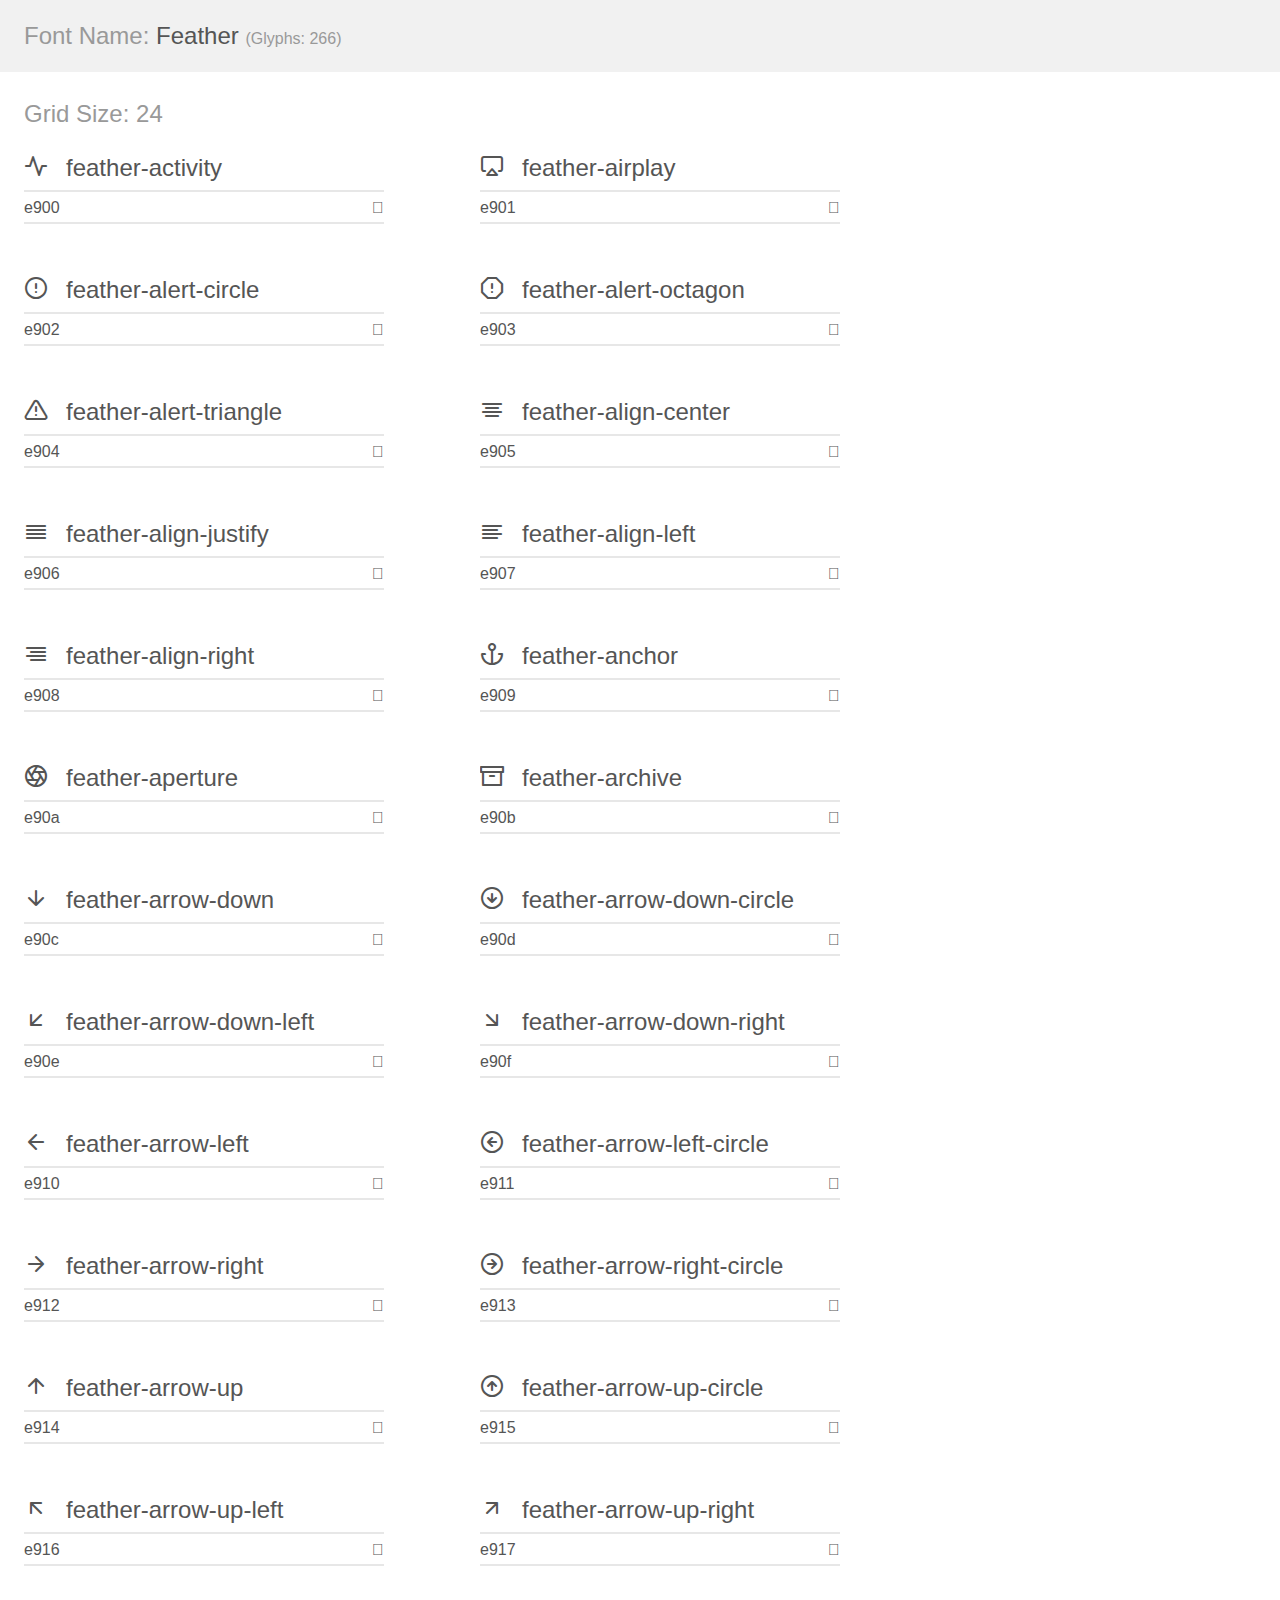
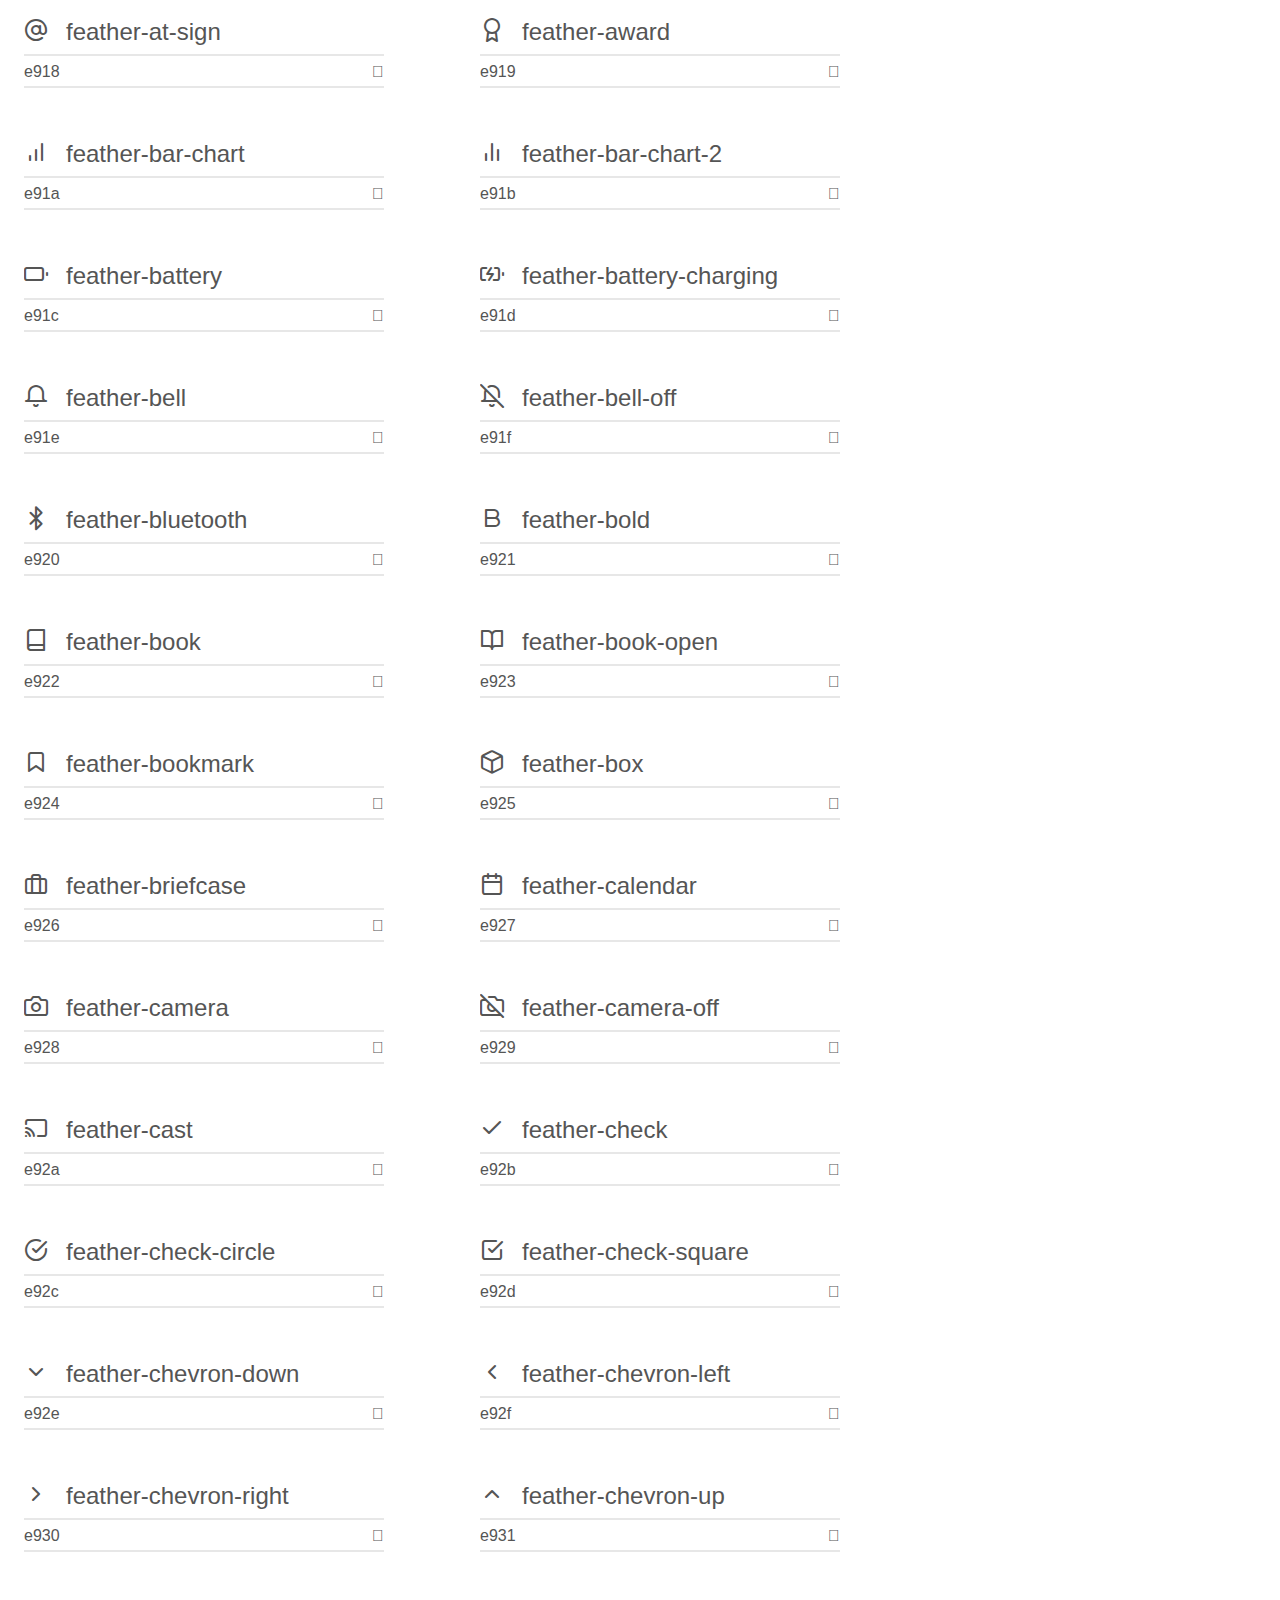
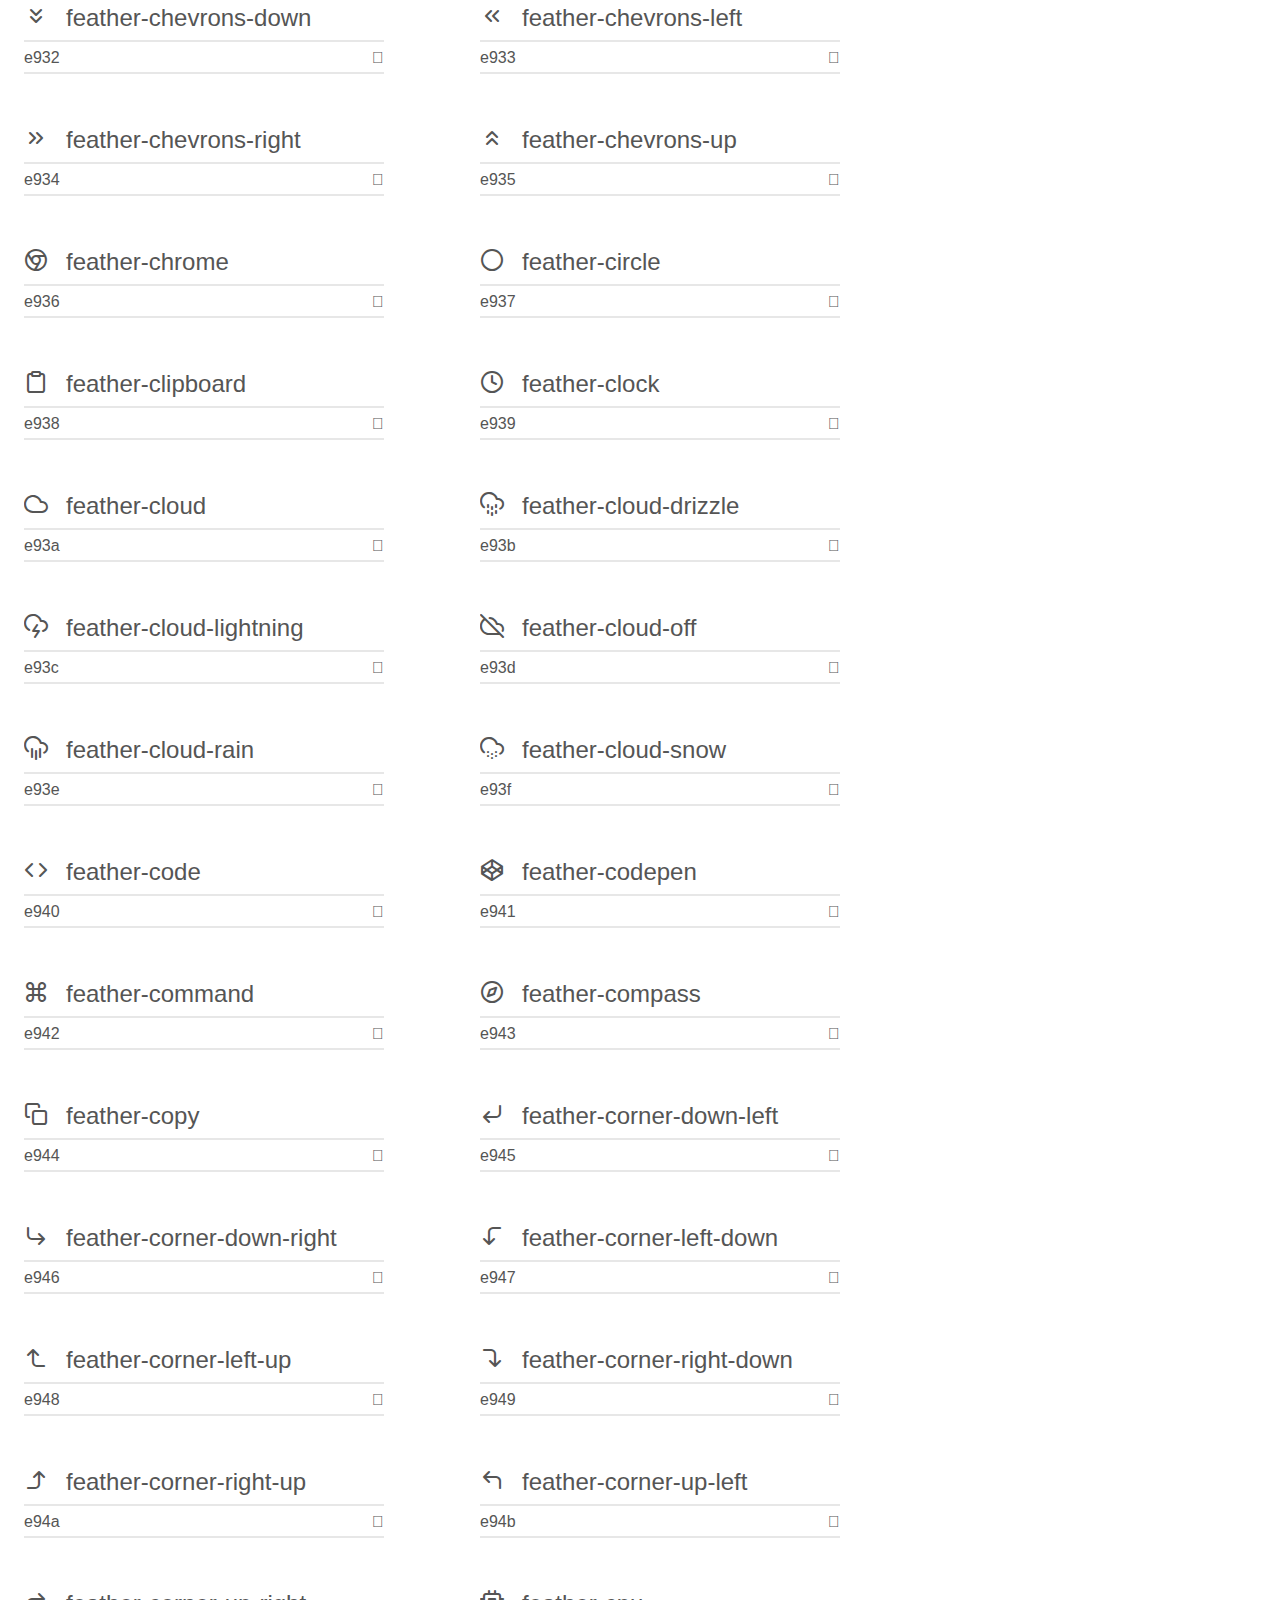
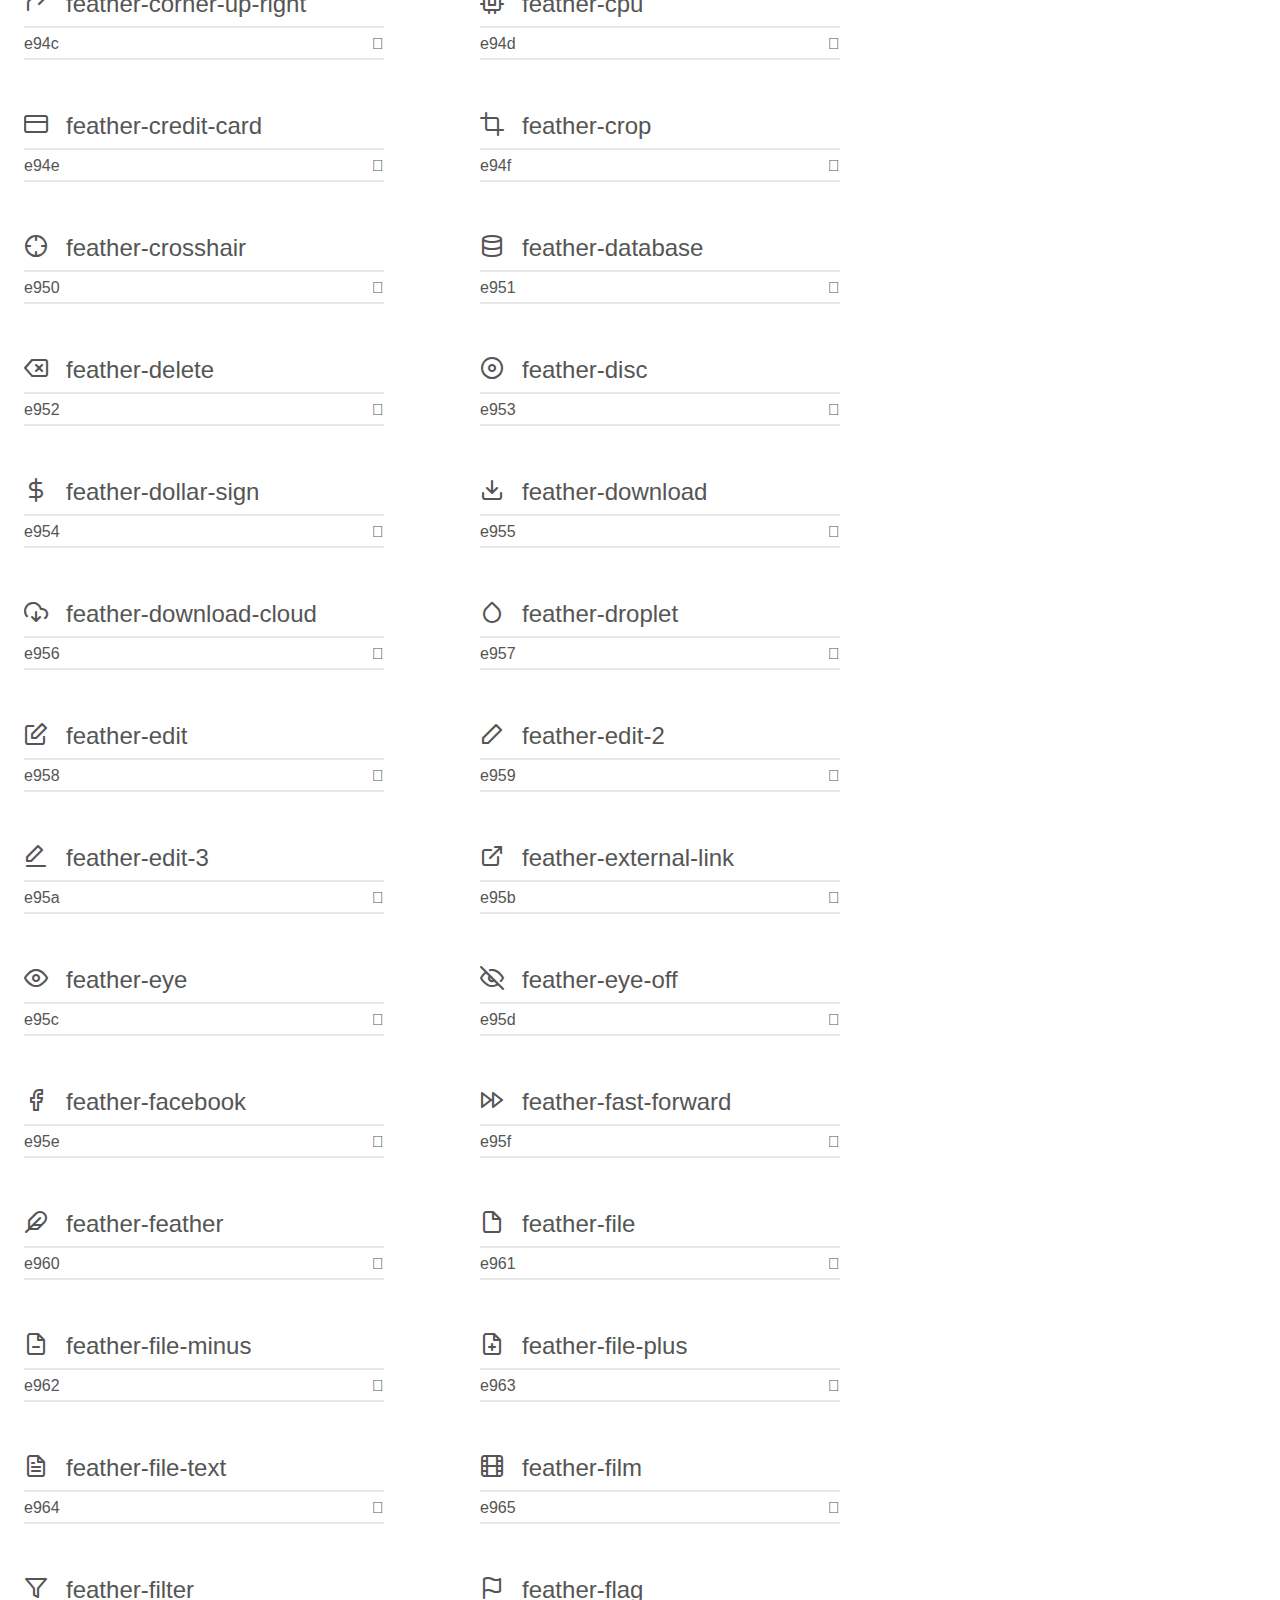
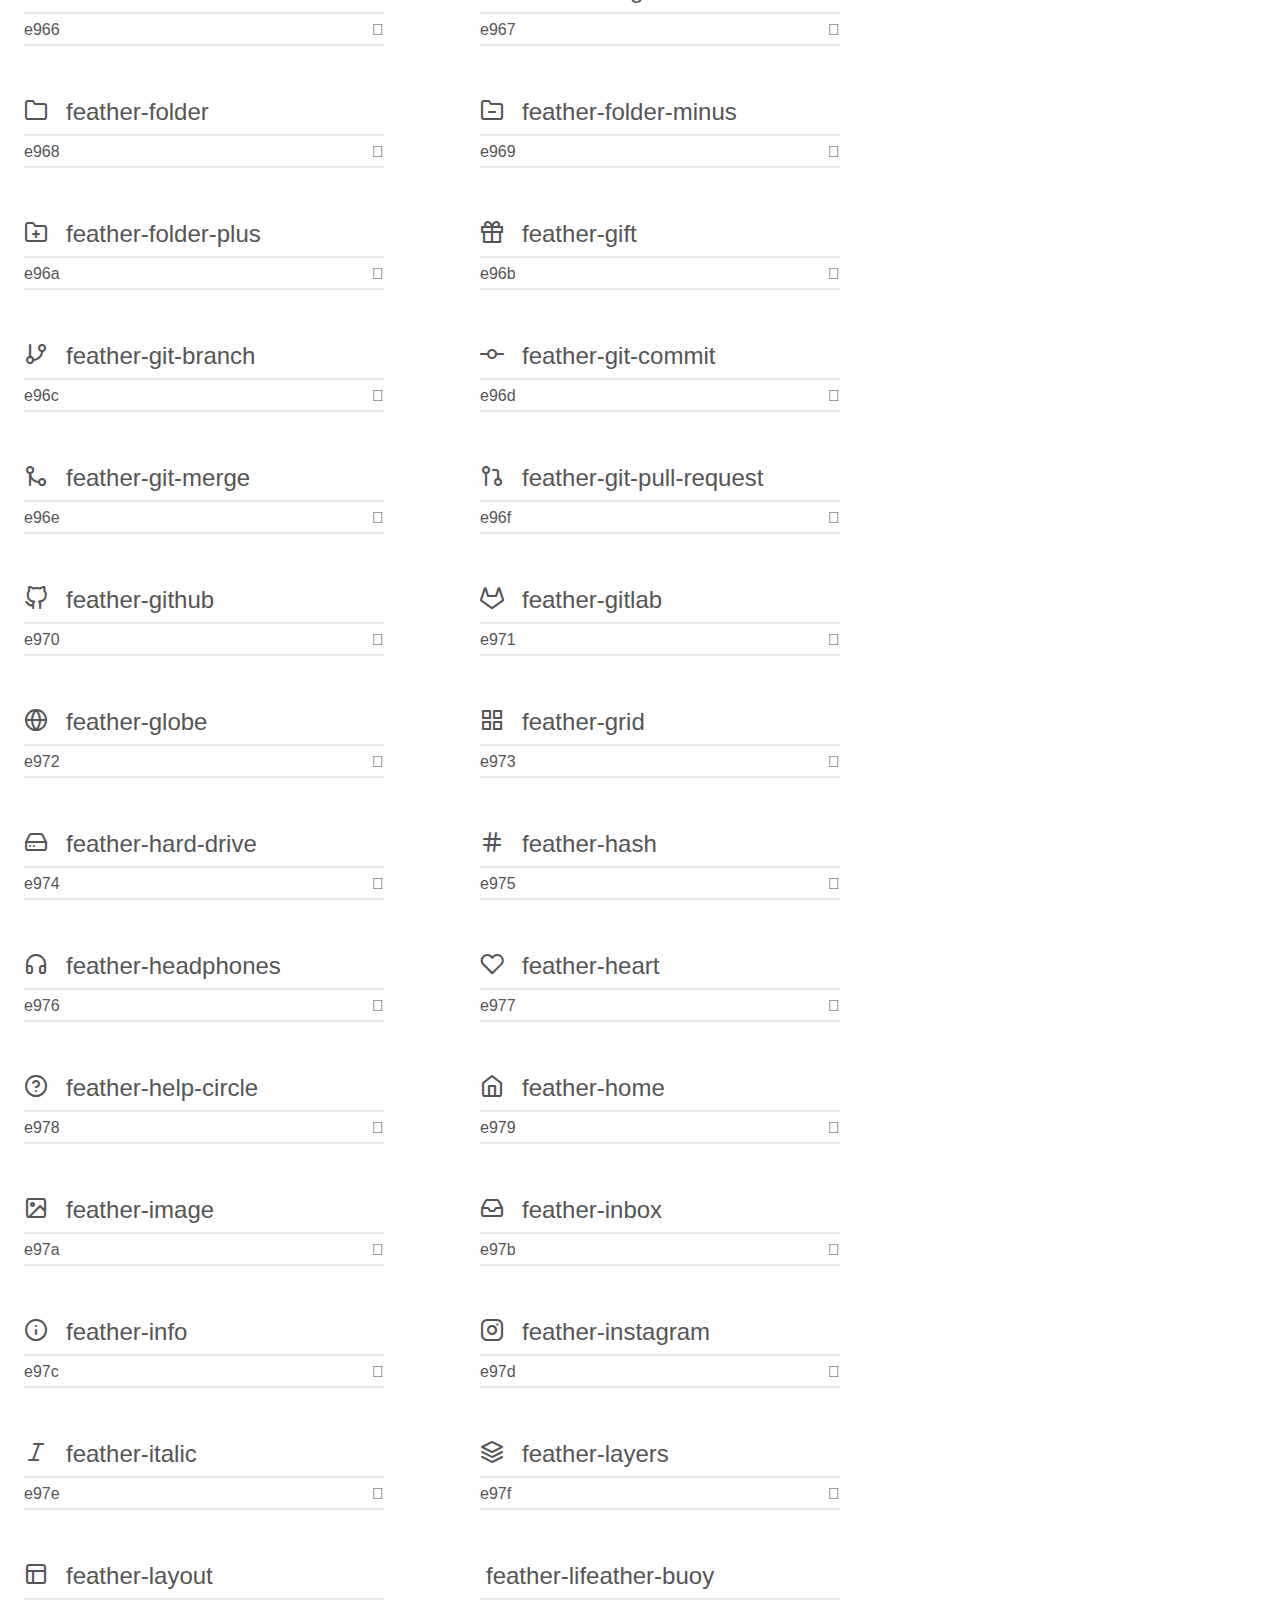
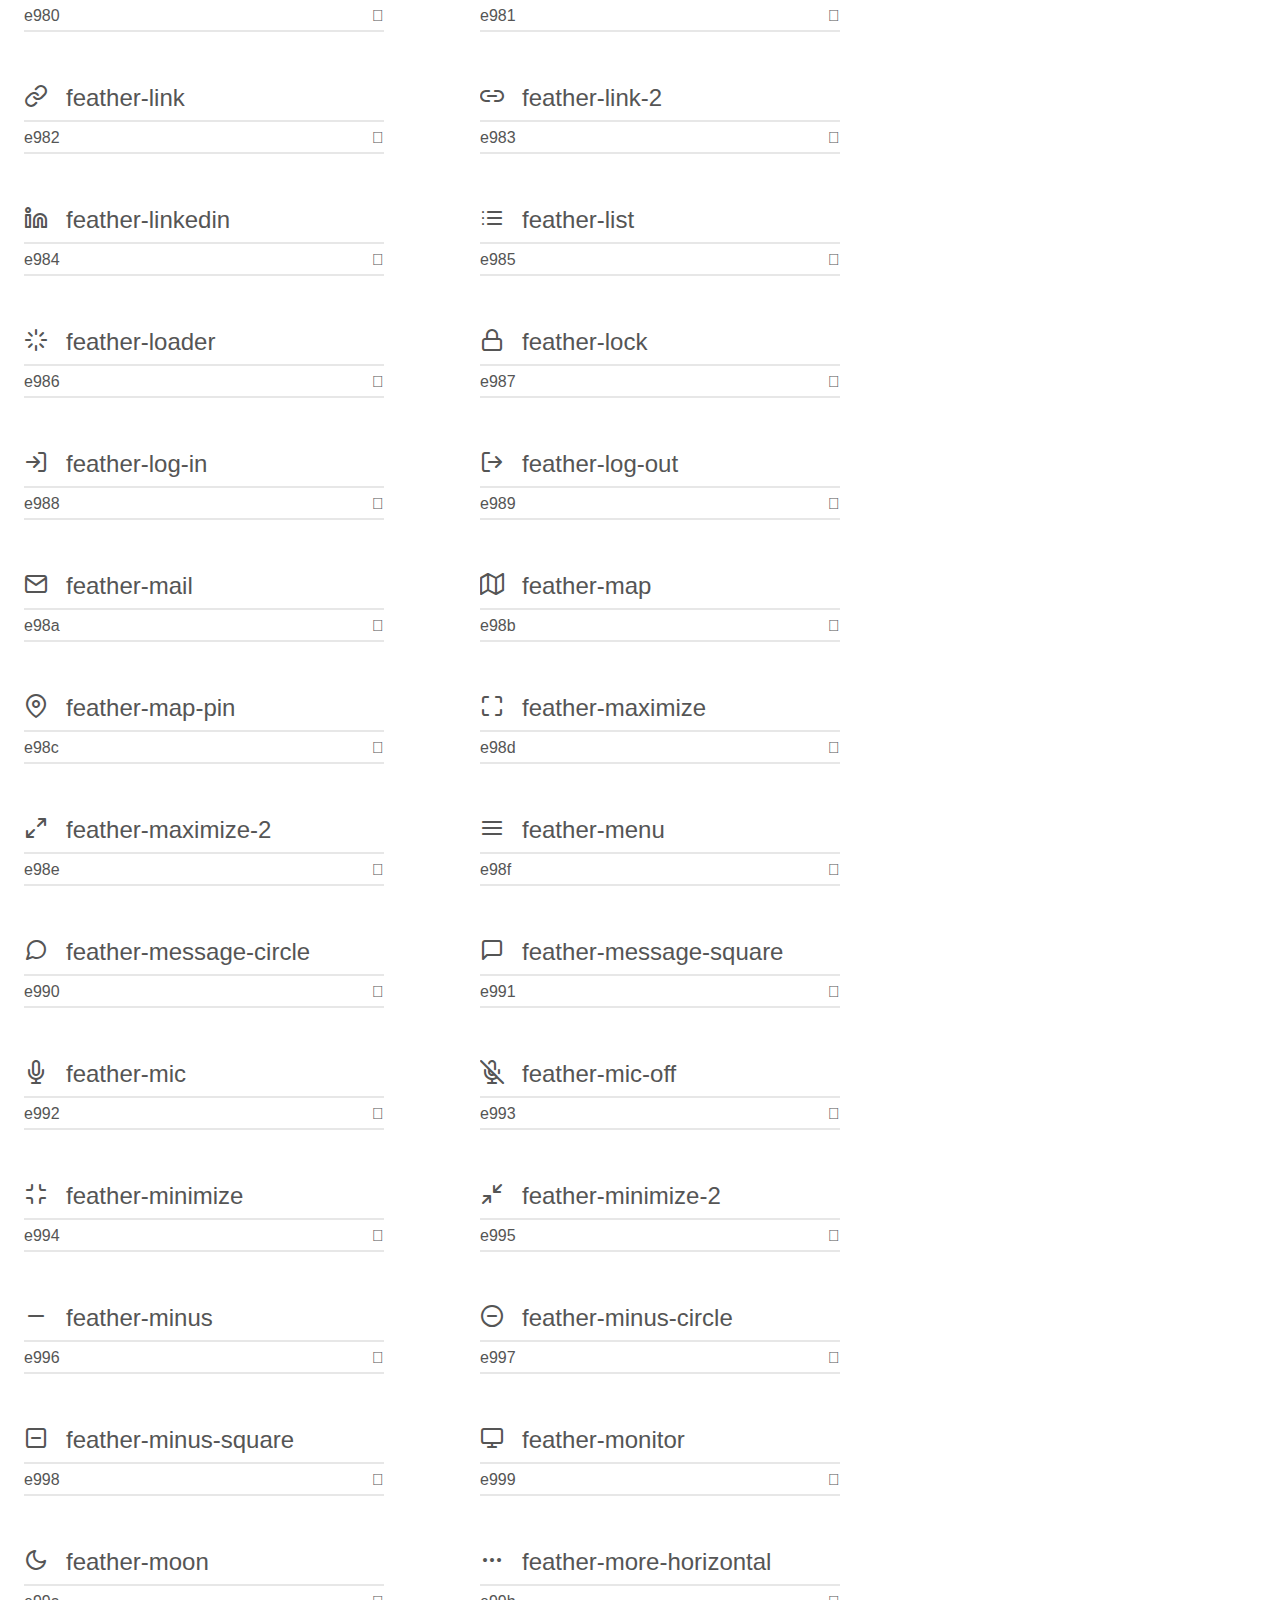
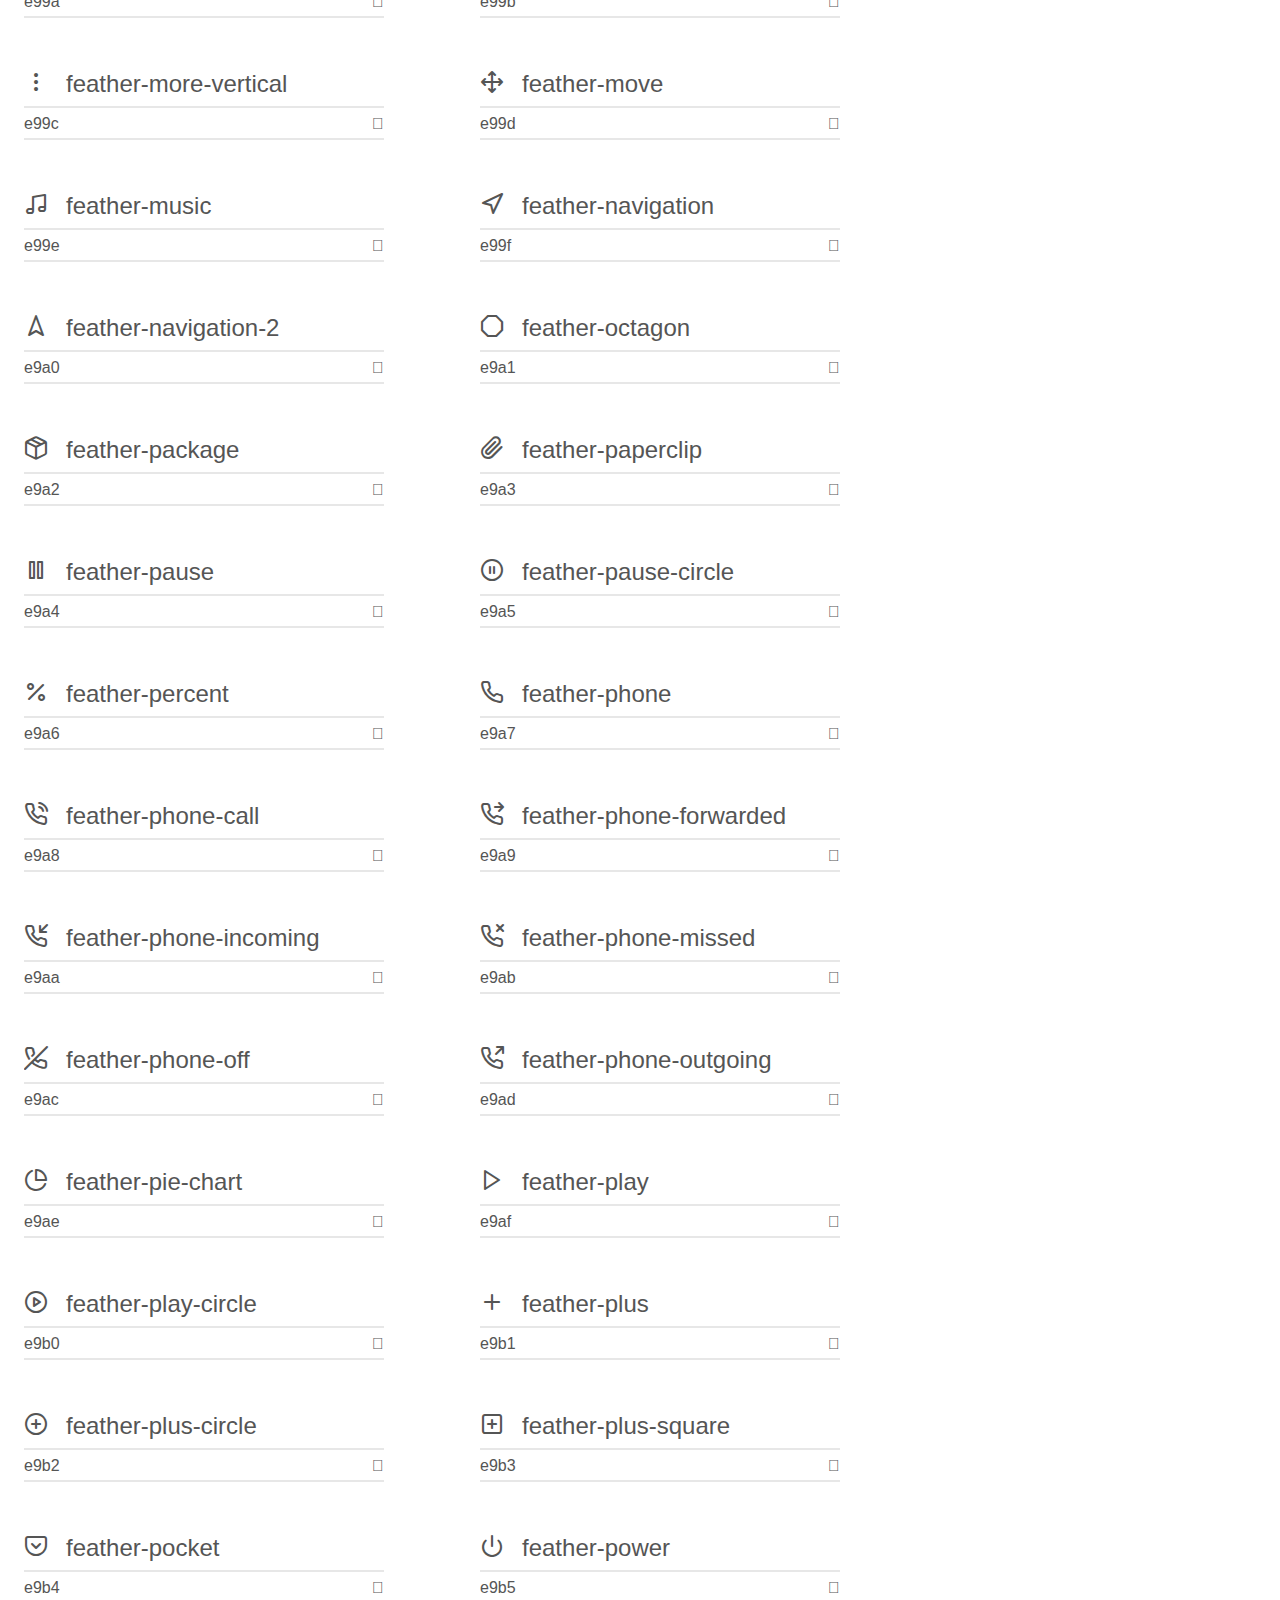
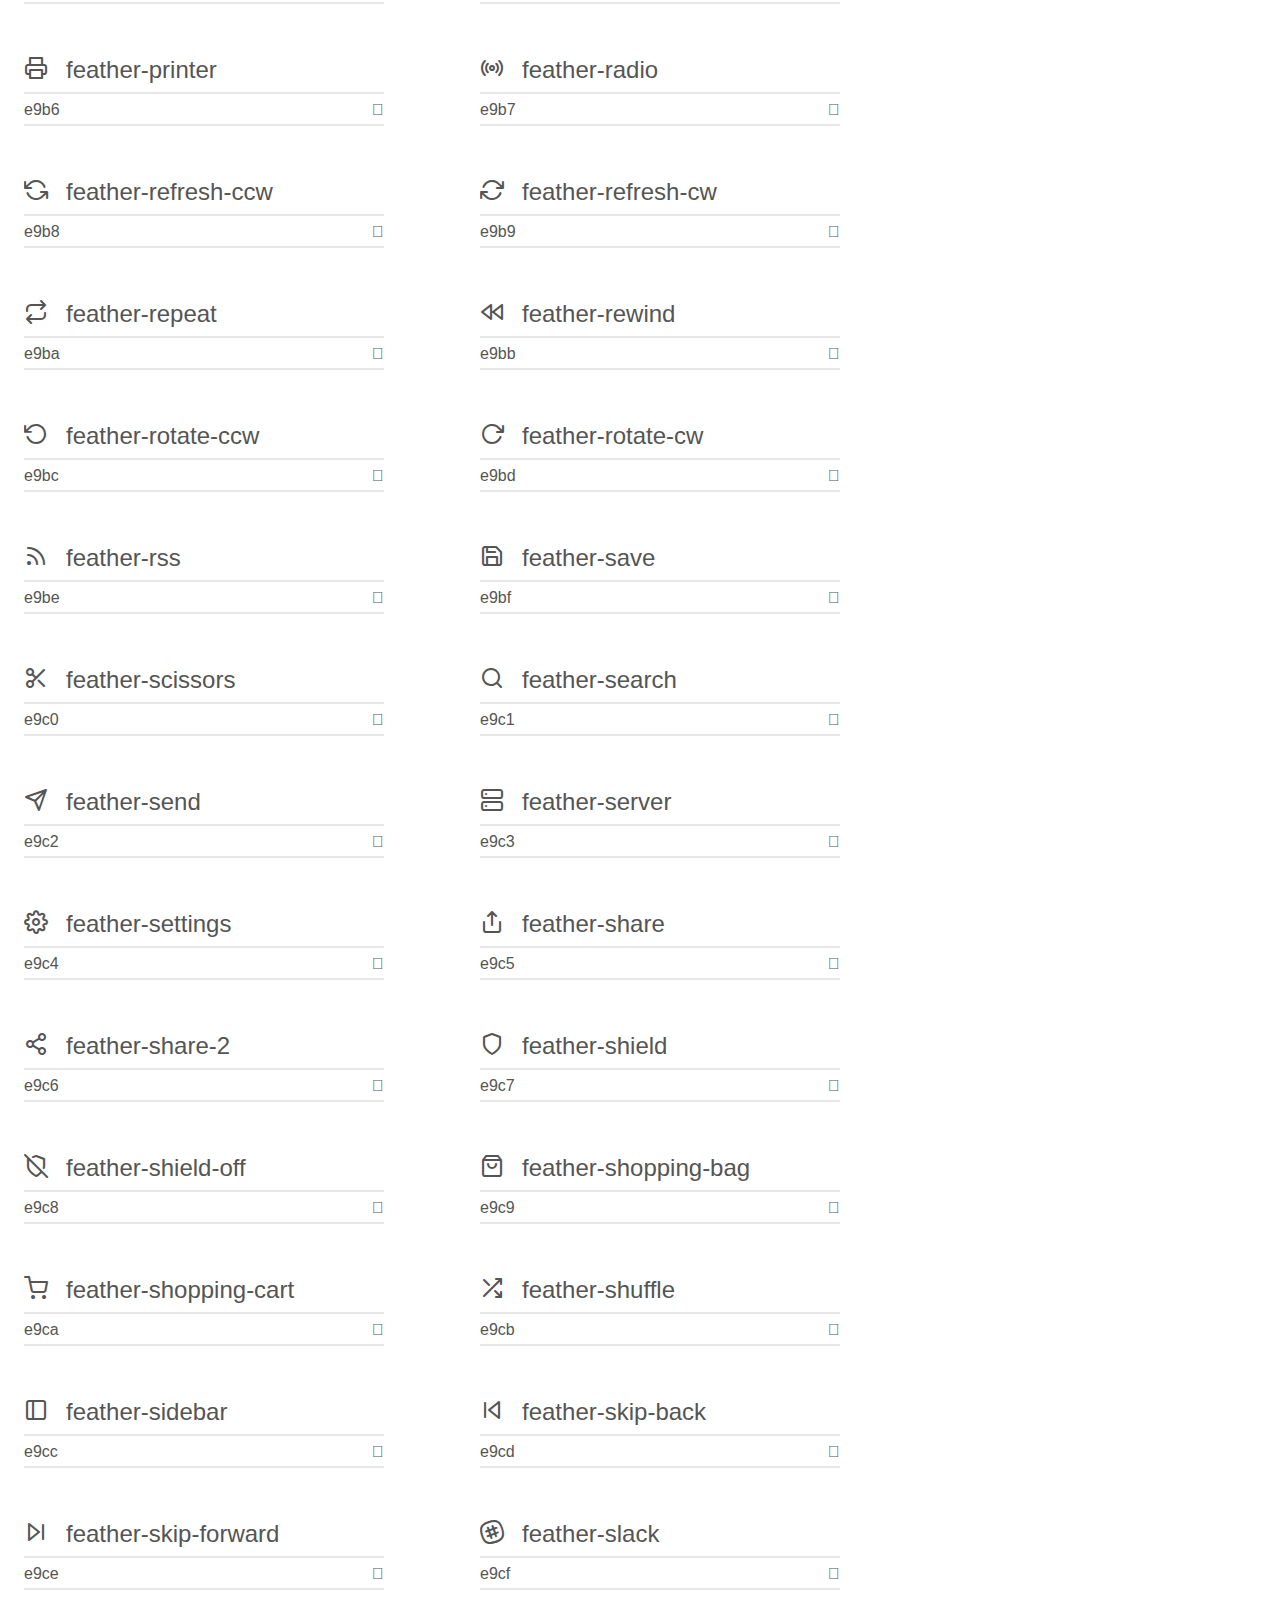
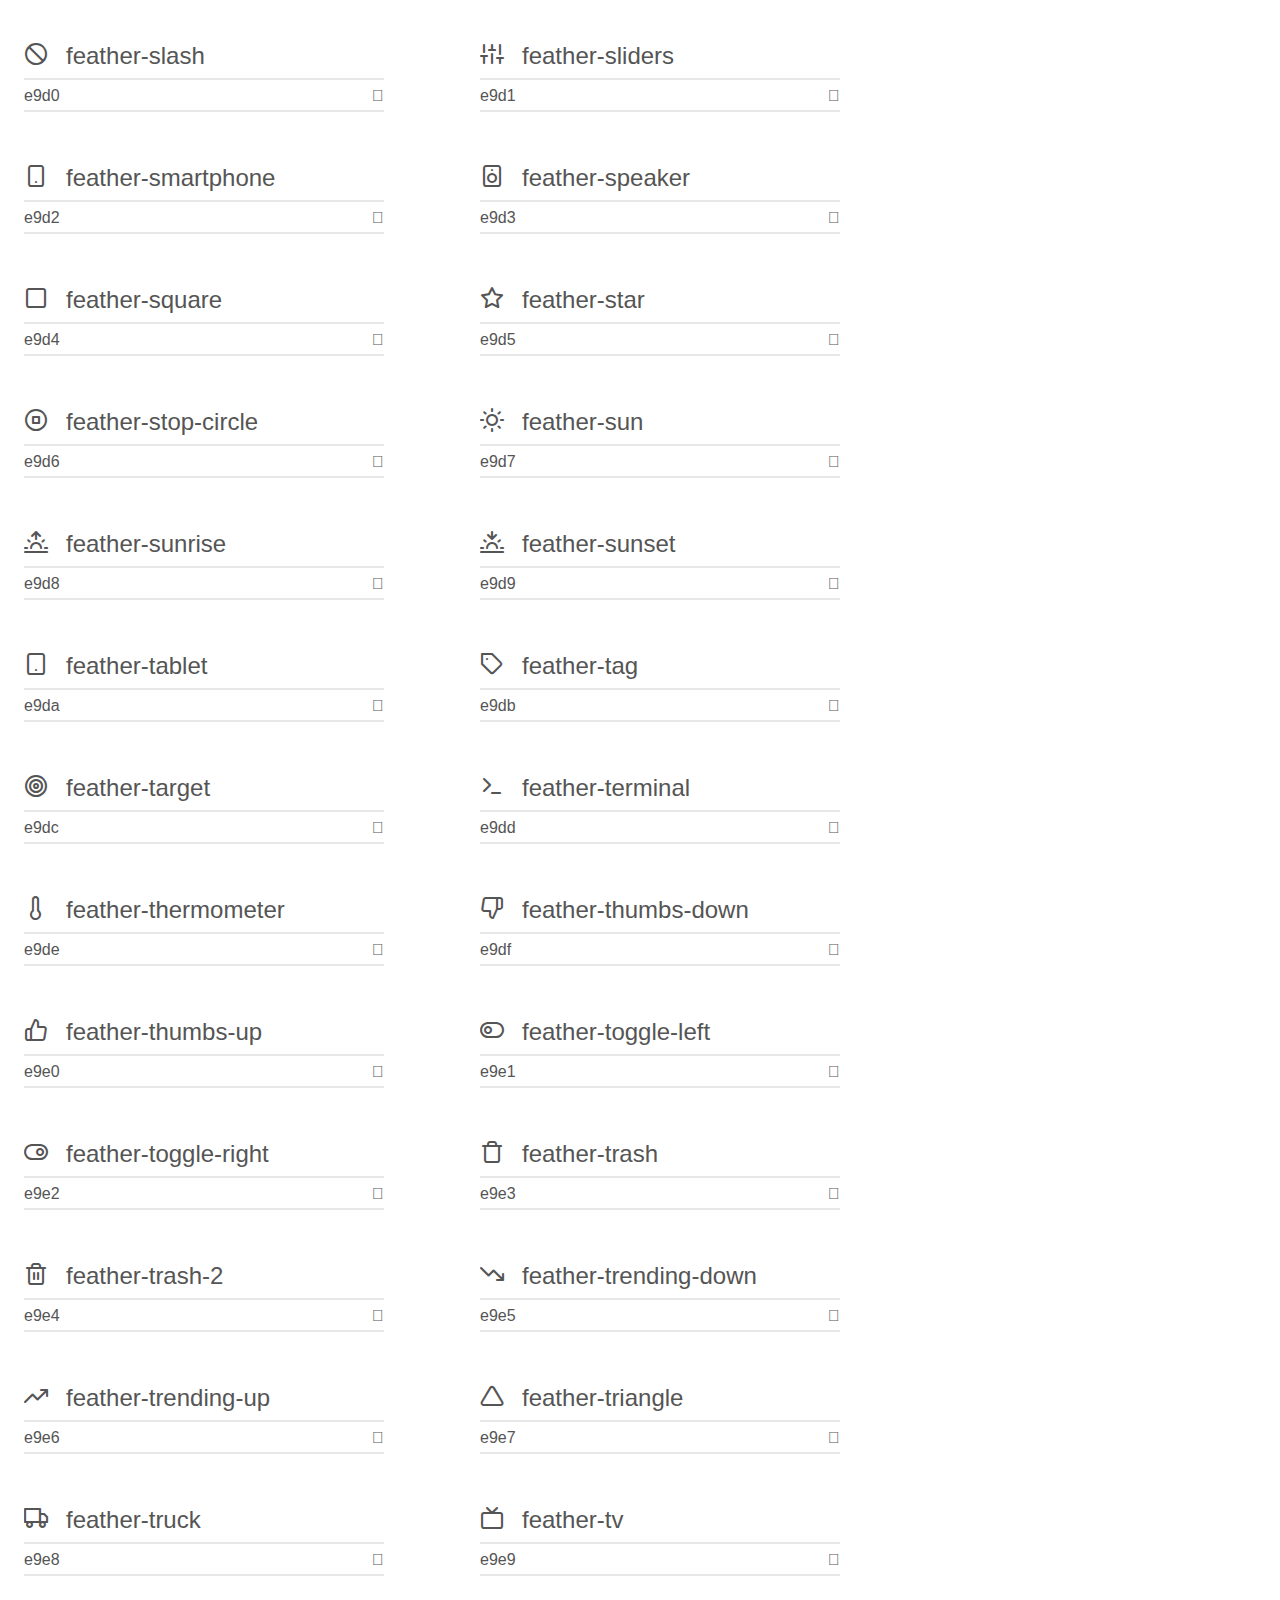
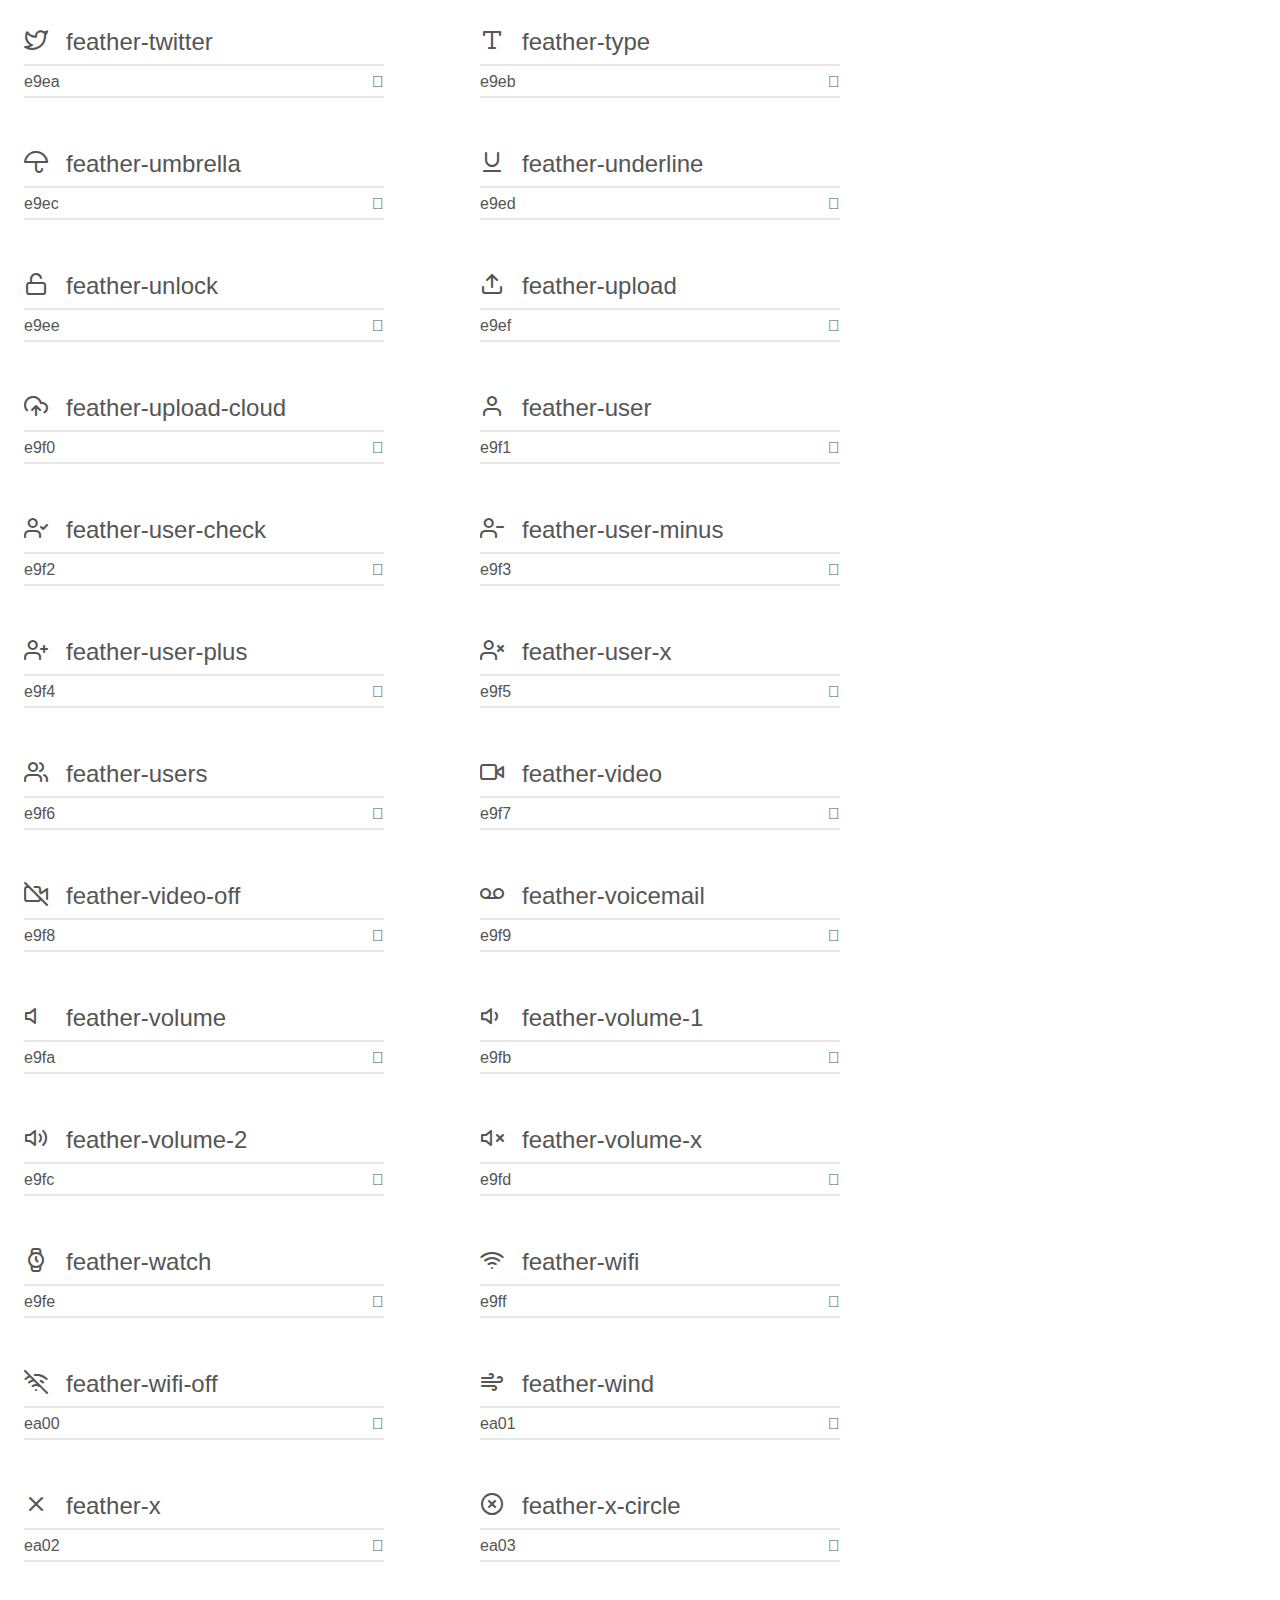
<file: vendor/feather-icons-web/index.html>
<!doctype html>
<html>
<head>
    <meta charset="utf-8">
    <title>IcoMoon Demo</title>
    <meta name="description" content="An Icon Font Generated By IcoMoon.io">
    <meta name="viewport" content="width=device-width, initial-scale=1">
    <link rel="stylesheet" href="demo.css">
    <link rel="stylesheet" href="feather.css"></head>
<body>
    <div class="bgc1 clearfix">
        <h1 class="mhmm mvm"><span class="fgc1">Font Name:</span> Feather <small class="fgc1">(Glyphs:&nbsp;266)</small></h1>
    </div>
    <div class="clearfix mhl ptl">
        <h1 class="mvm mtn fgc1">Grid Size: 24</h1>
        <div class="glyph fs1">
            <div class="clearfix bshadow0 pbs">
                <span class="feather-activity">

                </span>
                <span class="mls"> feather-activity</span>
            </div>
            <fieldset class="fs0 size1of1 clearfix hidden-false">
                <input type="text" readonly value="e900" class="unit size1of2" />
                <input type="text" maxlength="1" readonly value="&#xe900;" class="unitRight size1of2 talign-right" />
            </fieldset>
            <div class="fs0 bshadow0 clearfix hidden-true">
                <span class="unit pvs fgc1">liga: </span>
                <input type="text" readonly value="" class="liga unitRight" />
            </div>
        </div>
        <div class="glyph fs1">
            <div class="clearfix bshadow0 pbs">
                <span class="feather-airplay">

                </span>
                <span class="mls"> feather-airplay</span>
            </div>
            <fieldset class="fs0 size1of1 clearfix hidden-false">
                <input type="text" readonly value="e901" class="unit size1of2" />
                <input type="text" maxlength="1" readonly value="&#xe901;" class="unitRight size1of2 talign-right" />
            </fieldset>
            <div class="fs0 bshadow0 clearfix hidden-true">
                <span class="unit pvs fgc1">liga: </span>
                <input type="text" readonly value="" class="liga unitRight" />
            </div>
        </div>
        <div class="glyph fs1">
            <div class="clearfix bshadow0 pbs">
                <span class="feather-alert-circle">

                </span>
                <span class="mls"> feather-alert-circle</span>
            </div>
            <fieldset class="fs0 size1of1 clearfix hidden-false">
                <input type="text" readonly value="e902" class="unit size1of2" />
                <input type="text" maxlength="1" readonly value="&#xe902;" class="unitRight size1of2 talign-right" />
            </fieldset>
            <div class="fs0 bshadow0 clearfix hidden-true">
                <span class="unit pvs fgc1">liga: </span>
                <input type="text" readonly value="" class="liga unitRight" />
            </div>
        </div>
        <div class="glyph fs1">
            <div class="clearfix bshadow0 pbs">
                <span class="feather-alert-octagon">

                </span>
                <span class="mls"> feather-alert-octagon</span>
            </div>
            <fieldset class="fs0 size1of1 clearfix hidden-false">
                <input type="text" readonly value="e903" class="unit size1of2" />
                <input type="text" maxlength="1" readonly value="&#xe903;" class="unitRight size1of2 talign-right" />
            </fieldset>
            <div class="fs0 bshadow0 clearfix hidden-true">
                <span class="unit pvs fgc1">liga: </span>
                <input type="text" readonly value="" class="liga unitRight" />
            </div>
        </div>
        <div class="glyph fs1">
            <div class="clearfix bshadow0 pbs">
                <span class="feather-alert-triangle">

                </span>
                <span class="mls"> feather-alert-triangle</span>
            </div>
            <fieldset class="fs0 size1of1 clearfix hidden-false">
                <input type="text" readonly value="e904" class="unit size1of2" />
                <input type="text" maxlength="1" readonly value="&#xe904;" class="unitRight size1of2 talign-right" />
            </fieldset>
            <div class="fs0 bshadow0 clearfix hidden-true">
                <span class="unit pvs fgc1">liga: </span>
                <input type="text" readonly value="" class="liga unitRight" />
            </div>
        </div>
        <div class="glyph fs1">
            <div class="clearfix bshadow0 pbs">
                <span class="feather-align-center">

                </span>
                <span class="mls"> feather-align-center</span>
            </div>
            <fieldset class="fs0 size1of1 clearfix hidden-false">
                <input type="text" readonly value="e905" class="unit size1of2" />
                <input type="text" maxlength="1" readonly value="&#xe905;" class="unitRight size1of2 talign-right" />
            </fieldset>
            <div class="fs0 bshadow0 clearfix hidden-true">
                <span class="unit pvs fgc1">liga: </span>
                <input type="text" readonly value="" class="liga unitRight" />
            </div>
        </div>
        <div class="glyph fs1">
            <div class="clearfix bshadow0 pbs">
                <span class="feather-align-justify">

                </span>
                <span class="mls"> feather-align-justify</span>
            </div>
            <fieldset class="fs0 size1of1 clearfix hidden-false">
                <input type="text" readonly value="e906" class="unit size1of2" />
                <input type="text" maxlength="1" readonly value="&#xe906;" class="unitRight size1of2 talign-right" />
            </fieldset>
            <div class="fs0 bshadow0 clearfix hidden-true">
                <span class="unit pvs fgc1">liga: </span>
                <input type="text" readonly value="" class="liga unitRight" />
            </div>
        </div>
        <div class="glyph fs1">
            <div class="clearfix bshadow0 pbs">
                <span class="feather-align-left">

                </span>
                <span class="mls"> feather-align-left</span>
            </div>
            <fieldset class="fs0 size1of1 clearfix hidden-false">
                <input type="text" readonly value="e907" class="unit size1of2" />
                <input type="text" maxlength="1" readonly value="&#xe907;" class="unitRight size1of2 talign-right" />
            </fieldset>
            <div class="fs0 bshadow0 clearfix hidden-true">
                <span class="unit pvs fgc1">liga: </span>
                <input type="text" readonly value="" class="liga unitRight" />
            </div>
        </div>
        <div class="glyph fs1">
            <div class="clearfix bshadow0 pbs">
                <span class="feather-align-right">

                </span>
                <span class="mls"> feather-align-right</span>
            </div>
            <fieldset class="fs0 size1of1 clearfix hidden-false">
                <input type="text" readonly value="e908" class="unit size1of2" />
                <input type="text" maxlength="1" readonly value="&#xe908;" class="unitRight size1of2 talign-right" />
            </fieldset>
            <div class="fs0 bshadow0 clearfix hidden-true">
                <span class="unit pvs fgc1">liga: </span>
                <input type="text" readonly value="" class="liga unitRight" />
            </div>
        </div>
        <div class="glyph fs1">
            <div class="clearfix bshadow0 pbs">
                <span class="feather-anchor">

                </span>
                <span class="mls"> feather-anchor</span>
            </div>
            <fieldset class="fs0 size1of1 clearfix hidden-false">
                <input type="text" readonly value="e909" class="unit size1of2" />
                <input type="text" maxlength="1" readonly value="&#xe909;" class="unitRight size1of2 talign-right" />
            </fieldset>
            <div class="fs0 bshadow0 clearfix hidden-true">
                <span class="unit pvs fgc1">liga: </span>
                <input type="text" readonly value="" class="liga unitRight" />
            </div>
        </div>
        <div class="glyph fs1">
            <div class="clearfix bshadow0 pbs">
                <span class="feather-aperture">

                </span>
                <span class="mls"> feather-aperture</span>
            </div>
            <fieldset class="fs0 size1of1 clearfix hidden-false">
                <input type="text" readonly value="e90a" class="unit size1of2" />
                <input type="text" maxlength="1" readonly value="&#xe90a;" class="unitRight size1of2 talign-right" />
            </fieldset>
            <div class="fs0 bshadow0 clearfix hidden-true">
                <span class="unit pvs fgc1">liga: </span>
                <input type="text" readonly value="" class="liga unitRight" />
            </div>
        </div>
        <div class="glyph fs1">
            <div class="clearfix bshadow0 pbs">
                <span class="feather-archive">

                </span>
                <span class="mls"> feather-archive</span>
            </div>
            <fieldset class="fs0 size1of1 clearfix hidden-false">
                <input type="text" readonly value="e90b" class="unit size1of2" />
                <input type="text" maxlength="1" readonly value="&#xe90b;" class="unitRight size1of2 talign-right" />
            </fieldset>
            <div class="fs0 bshadow0 clearfix hidden-true">
                <span class="unit pvs fgc1">liga: </span>
                <input type="text" readonly value="" class="liga unitRight" />
            </div>
        </div>
        <div class="glyph fs1">
            <div class="clearfix bshadow0 pbs">
                <span class="feather-arrow-down">

                </span>
                <span class="mls"> feather-arrow-down</span>
            </div>
            <fieldset class="fs0 size1of1 clearfix hidden-false">
                <input type="text" readonly value="e90c" class="unit size1of2" />
                <input type="text" maxlength="1" readonly value="&#xe90c;" class="unitRight size1of2 talign-right" />
            </fieldset>
            <div class="fs0 bshadow0 clearfix hidden-true">
                <span class="unit pvs fgc1">liga: </span>
                <input type="text" readonly value="" class="liga unitRight" />
            </div>
        </div>
        <div class="glyph fs1">
            <div class="clearfix bshadow0 pbs">
                <span class="feather-arrow-down-circle">

                </span>
                <span class="mls"> feather-arrow-down-circle</span>
            </div>
            <fieldset class="fs0 size1of1 clearfix hidden-false">
                <input type="text" readonly value="e90d" class="unit size1of2" />
                <input type="text" maxlength="1" readonly value="&#xe90d;" class="unitRight size1of2 talign-right" />
            </fieldset>
            <div class="fs0 bshadow0 clearfix hidden-true">
                <span class="unit pvs fgc1">liga: </span>
                <input type="text" readonly value="" class="liga unitRight" />
            </div>
        </div>
        <div class="glyph fs1">
            <div class="clearfix bshadow0 pbs">
                <span class="feather-arrow-down-left">

                </span>
                <span class="mls"> feather-arrow-down-left</span>
            </div>
            <fieldset class="fs0 size1of1 clearfix hidden-false">
                <input type="text" readonly value="e90e" class="unit size1of2" />
                <input type="text" maxlength="1" readonly value="&#xe90e;" class="unitRight size1of2 talign-right" />
            </fieldset>
            <div class="fs0 bshadow0 clearfix hidden-true">
                <span class="unit pvs fgc1">liga: </span>
                <input type="text" readonly value="" class="liga unitRight" />
            </div>
        </div>
        <div class="glyph fs1">
            <div class="clearfix bshadow0 pbs">
                <span class="feather-arrow-down-right">

                </span>
                <span class="mls"> feather-arrow-down-right</span>
            </div>
            <fieldset class="fs0 size1of1 clearfix hidden-false">
                <input type="text" readonly value="e90f" class="unit size1of2" />
                <input type="text" maxlength="1" readonly value="&#xe90f;" class="unitRight size1of2 talign-right" />
            </fieldset>
            <div class="fs0 bshadow0 clearfix hidden-true">
                <span class="unit pvs fgc1">liga: </span>
                <input type="text" readonly value="" class="liga unitRight" />
            </div>
        </div>
        <div class="glyph fs1">
            <div class="clearfix bshadow0 pbs">
                <span class="feather-arrow-left">

                </span>
                <span class="mls"> feather-arrow-left</span>
            </div>
            <fieldset class="fs0 size1of1 clearfix hidden-false">
                <input type="text" readonly value="e910" class="unit size1of2" />
                <input type="text" maxlength="1" readonly value="&#xe910;" class="unitRight size1of2 talign-right" />
            </fieldset>
            <div class="fs0 bshadow0 clearfix hidden-true">
                <span class="unit pvs fgc1">liga: </span>
                <input type="text" readonly value="" class="liga unitRight" />
            </div>
        </div>
        <div class="glyph fs1">
            <div class="clearfix bshadow0 pbs">
                <span class="feather-arrow-left-circle">

                </span>
                <span class="mls"> feather-arrow-left-circle</span>
            </div>
            <fieldset class="fs0 size1of1 clearfix hidden-false">
                <input type="text" readonly value="e911" class="unit size1of2" />
                <input type="text" maxlength="1" readonly value="&#xe911;" class="unitRight size1of2 talign-right" />
            </fieldset>
            <div class="fs0 bshadow0 clearfix hidden-true">
                <span class="unit pvs fgc1">liga: </span>
                <input type="text" readonly value="" class="liga unitRight" />
            </div>
        </div>
        <div class="glyph fs1">
            <div class="clearfix bshadow0 pbs">
                <span class="feather-arrow-right">

                </span>
                <span class="mls"> feather-arrow-right</span>
            </div>
            <fieldset class="fs0 size1of1 clearfix hidden-false">
                <input type="text" readonly value="e912" class="unit size1of2" />
                <input type="text" maxlength="1" readonly value="&#xe912;" class="unitRight size1of2 talign-right" />
            </fieldset>
            <div class="fs0 bshadow0 clearfix hidden-true">
                <span class="unit pvs fgc1">liga: </span>
                <input type="text" readonly value="" class="liga unitRight" />
            </div>
        </div>
        <div class="glyph fs1">
            <div class="clearfix bshadow0 pbs">
                <span class="feather-arrow-right-circle">

                </span>
                <span class="mls"> feather-arrow-right-circle</span>
            </div>
            <fieldset class="fs0 size1of1 clearfix hidden-false">
                <input type="text" readonly value="e913" class="unit size1of2" />
                <input type="text" maxlength="1" readonly value="&#xe913;" class="unitRight size1of2 talign-right" />
            </fieldset>
            <div class="fs0 bshadow0 clearfix hidden-true">
                <span class="unit pvs fgc1">liga: </span>
                <input type="text" readonly value="" class="liga unitRight" />
            </div>
        </div>
        <div class="glyph fs1">
            <div class="clearfix bshadow0 pbs">
                <span class="feather-arrow-up">

                </span>
                <span class="mls"> feather-arrow-up</span>
            </div>
            <fieldset class="fs0 size1of1 clearfix hidden-false">
                <input type="text" readonly value="e914" class="unit size1of2" />
                <input type="text" maxlength="1" readonly value="&#xe914;" class="unitRight size1of2 talign-right" />
            </fieldset>
            <div class="fs0 bshadow0 clearfix hidden-true">
                <span class="unit pvs fgc1">liga: </span>
                <input type="text" readonly value="" class="liga unitRight" />
            </div>
        </div>
        <div class="glyph fs1">
            <div class="clearfix bshadow0 pbs">
                <span class="feather-arrow-up-circle">

                </span>
                <span class="mls"> feather-arrow-up-circle</span>
            </div>
            <fieldset class="fs0 size1of1 clearfix hidden-false">
                <input type="text" readonly value="e915" class="unit size1of2" />
                <input type="text" maxlength="1" readonly value="&#xe915;" class="unitRight size1of2 talign-right" />
            </fieldset>
            <div class="fs0 bshadow0 clearfix hidden-true">
                <span class="unit pvs fgc1">liga: </span>
                <input type="text" readonly value="" class="liga unitRight" />
            </div>
        </div>
        <div class="glyph fs1">
            <div class="clearfix bshadow0 pbs">
                <span class="feather-arrow-up-left">

                </span>
                <span class="mls"> feather-arrow-up-left</span>
            </div>
            <fieldset class="fs0 size1of1 clearfix hidden-false">
                <input type="text" readonly value="e916" class="unit size1of2" />
                <input type="text" maxlength="1" readonly value="&#xe916;" class="unitRight size1of2 talign-right" />
            </fieldset>
            <div class="fs0 bshadow0 clearfix hidden-true">
                <span class="unit pvs fgc1">liga: </span>
                <input type="text" readonly value="" class="liga unitRight" />
            </div>
        </div>
        <div class="glyph fs1">
            <div class="clearfix bshadow0 pbs">
                <span class="feather-arrow-up-right">

                </span>
                <span class="mls"> feather-arrow-up-right</span>
            </div>
            <fieldset class="fs0 size1of1 clearfix hidden-false">
                <input type="text" readonly value="e917" class="unit size1of2" />
                <input type="text" maxlength="1" readonly value="&#xe917;" class="unitRight size1of2 talign-right" />
            </fieldset>
            <div class="fs0 bshadow0 clearfix hidden-true">
                <span class="unit pvs fgc1">liga: </span>
                <input type="text" readonly value="" class="liga unitRight" />
            </div>
        </div>
        <div class="glyph fs1">
            <div class="clearfix bshadow0 pbs">
                <span class="feather-at-sign">

                </span>
                <span class="mls"> feather-at-sign</span>
            </div>
            <fieldset class="fs0 size1of1 clearfix hidden-false">
                <input type="text" readonly value="e918" class="unit size1of2" />
                <input type="text" maxlength="1" readonly value="&#xe918;" class="unitRight size1of2 talign-right" />
            </fieldset>
            <div class="fs0 bshadow0 clearfix hidden-true">
                <span class="unit pvs fgc1">liga: </span>
                <input type="text" readonly value="" class="liga unitRight" />
            </div>
        </div>
        <div class="glyph fs1">
            <div class="clearfix bshadow0 pbs">
                <span class="feather-award">

                </span>
                <span class="mls"> feather-award</span>
            </div>
            <fieldset class="fs0 size1of1 clearfix hidden-false">
                <input type="text" readonly value="e919" class="unit size1of2" />
                <input type="text" maxlength="1" readonly value="&#xe919;" class="unitRight size1of2 talign-right" />
            </fieldset>
            <div class="fs0 bshadow0 clearfix hidden-true">
                <span class="unit pvs fgc1">liga: </span>
                <input type="text" readonly value="" class="liga unitRight" />
            </div>
        </div>
        <div class="glyph fs1">
            <div class="clearfix bshadow0 pbs">
                <span class="feather-bar-chart">

                </span>
                <span class="mls"> feather-bar-chart</span>
            </div>
            <fieldset class="fs0 size1of1 clearfix hidden-false">
                <input type="text" readonly value="e91a" class="unit size1of2" />
                <input type="text" maxlength="1" readonly value="&#xe91a;" class="unitRight size1of2 talign-right" />
            </fieldset>
            <div class="fs0 bshadow0 clearfix hidden-true">
                <span class="unit pvs fgc1">liga: </span>
                <input type="text" readonly value="" class="liga unitRight" />
            </div>
        </div>
        <div class="glyph fs1">
            <div class="clearfix bshadow0 pbs">
                <span class="feather-bar-chart-2">

                </span>
                <span class="mls"> feather-bar-chart-2</span>
            </div>
            <fieldset class="fs0 size1of1 clearfix hidden-false">
                <input type="text" readonly value="e91b" class="unit size1of2" />
                <input type="text" maxlength="1" readonly value="&#xe91b;" class="unitRight size1of2 talign-right" />
            </fieldset>
            <div class="fs0 bshadow0 clearfix hidden-true">
                <span class="unit pvs fgc1">liga: </span>
                <input type="text" readonly value="" class="liga unitRight" />
            </div>
        </div>
        <div class="glyph fs1">
            <div class="clearfix bshadow0 pbs">
                <span class="feather-battery">

                </span>
                <span class="mls"> feather-battery</span>
            </div>
            <fieldset class="fs0 size1of1 clearfix hidden-false">
                <input type="text" readonly value="e91c" class="unit size1of2" />
                <input type="text" maxlength="1" readonly value="&#xe91c;" class="unitRight size1of2 talign-right" />
            </fieldset>
            <div class="fs0 bshadow0 clearfix hidden-true">
                <span class="unit pvs fgc1">liga: </span>
                <input type="text" readonly value="" class="liga unitRight" />
            </div>
        </div>
        <div class="glyph fs1">
            <div class="clearfix bshadow0 pbs">
                <span class="feather-battery-charging">

                </span>
                <span class="mls"> feather-battery-charging</span>
            </div>
            <fieldset class="fs0 size1of1 clearfix hidden-false">
                <input type="text" readonly value="e91d" class="unit size1of2" />
                <input type="text" maxlength="1" readonly value="&#xe91d;" class="unitRight size1of2 talign-right" />
            </fieldset>
            <div class="fs0 bshadow0 clearfix hidden-true">
                <span class="unit pvs fgc1">liga: </span>
                <input type="text" readonly value="" class="liga unitRight" />
            </div>
        </div>
        <div class="glyph fs1">
            <div class="clearfix bshadow0 pbs">
                <span class="feather-bell">

                </span>
                <span class="mls"> feather-bell</span>
            </div>
            <fieldset class="fs0 size1of1 clearfix hidden-false">
                <input type="text" readonly value="e91e" class="unit size1of2" />
                <input type="text" maxlength="1" readonly value="&#xe91e;" class="unitRight size1of2 talign-right" />
            </fieldset>
            <div class="fs0 bshadow0 clearfix hidden-true">
                <span class="unit pvs fgc1">liga: </span>
                <input type="text" readonly value="" class="liga unitRight" />
            </div>
        </div>
        <div class="glyph fs1">
            <div class="clearfix bshadow0 pbs">
                <span class="feather-bell-off">

                </span>
                <span class="mls"> feather-bell-off</span>
            </div>
            <fieldset class="fs0 size1of1 clearfix hidden-false">
                <input type="text" readonly value="e91f" class="unit size1of2" />
                <input type="text" maxlength="1" readonly value="&#xe91f;" class="unitRight size1of2 talign-right" />
            </fieldset>
            <div class="fs0 bshadow0 clearfix hidden-true">
                <span class="unit pvs fgc1">liga: </span>
                <input type="text" readonly value="" class="liga unitRight" />
            </div>
        </div>
        <div class="glyph fs1">
            <div class="clearfix bshadow0 pbs">
                <span class="feather-bluetooth">

                </span>
                <span class="mls"> feather-bluetooth</span>
            </div>
            <fieldset class="fs0 size1of1 clearfix hidden-false">
                <input type="text" readonly value="e920" class="unit size1of2" />
                <input type="text" maxlength="1" readonly value="&#xe920;" class="unitRight size1of2 talign-right" />
            </fieldset>
            <div class="fs0 bshadow0 clearfix hidden-true">
                <span class="unit pvs fgc1">liga: </span>
                <input type="text" readonly value="" class="liga unitRight" />
            </div>
        </div>
        <div class="glyph fs1">
            <div class="clearfix bshadow0 pbs">
                <span class="feather-bold">

                </span>
                <span class="mls"> feather-bold</span>
            </div>
            <fieldset class="fs0 size1of1 clearfix hidden-false">
                <input type="text" readonly value="e921" class="unit size1of2" />
                <input type="text" maxlength="1" readonly value="&#xe921;" class="unitRight size1of2 talign-right" />
            </fieldset>
            <div class="fs0 bshadow0 clearfix hidden-true">
                <span class="unit pvs fgc1">liga: </span>
                <input type="text" readonly value="" class="liga unitRight" />
            </div>
        </div>
        <div class="glyph fs1">
            <div class="clearfix bshadow0 pbs">
                <span class="feather-book">

                </span>
                <span class="mls"> feather-book</span>
            </div>
            <fieldset class="fs0 size1of1 clearfix hidden-false">
                <input type="text" readonly value="e922" class="unit size1of2" />
                <input type="text" maxlength="1" readonly value="&#xe922;" class="unitRight size1of2 talign-right" />
            </fieldset>
            <div class="fs0 bshadow0 clearfix hidden-true">
                <span class="unit pvs fgc1">liga: </span>
                <input type="text" readonly value="" class="liga unitRight" />
            </div>
        </div>
        <div class="glyph fs1">
            <div class="clearfix bshadow0 pbs">
                <span class="feather-book-open">

                </span>
                <span class="mls"> feather-book-open</span>
            </div>
            <fieldset class="fs0 size1of1 clearfix hidden-false">
                <input type="text" readonly value="e923" class="unit size1of2" />
                <input type="text" maxlength="1" readonly value="&#xe923;" class="unitRight size1of2 talign-right" />
            </fieldset>
            <div class="fs0 bshadow0 clearfix hidden-true">
                <span class="unit pvs fgc1">liga: </span>
                <input type="text" readonly value="" class="liga unitRight" />
            </div>
        </div>
        <div class="glyph fs1">
            <div class="clearfix bshadow0 pbs">
                <span class="feather-bookmark">

                </span>
                <span class="mls"> feather-bookmark</span>
            </div>
            <fieldset class="fs0 size1of1 clearfix hidden-false">
                <input type="text" readonly value="e924" class="unit size1of2" />
                <input type="text" maxlength="1" readonly value="&#xe924;" class="unitRight size1of2 talign-right" />
            </fieldset>
            <div class="fs0 bshadow0 clearfix hidden-true">
                <span class="unit pvs fgc1">liga: </span>
                <input type="text" readonly value="" class="liga unitRight" />
            </div>
        </div>
        <div class="glyph fs1">
            <div class="clearfix bshadow0 pbs">
                <span class="feather-box">

                </span>
                <span class="mls"> feather-box</span>
            </div>
            <fieldset class="fs0 size1of1 clearfix hidden-false">
                <input type="text" readonly value="e925" class="unit size1of2" />
                <input type="text" maxlength="1" readonly value="&#xe925;" class="unitRight size1of2 talign-right" />
            </fieldset>
            <div class="fs0 bshadow0 clearfix hidden-true">
                <span class="unit pvs fgc1">liga: </span>
                <input type="text" readonly value="" class="liga unitRight" />
            </div>
        </div>
        <div class="glyph fs1">
            <div class="clearfix bshadow0 pbs">
                <span class="feather-briefcase">

                </span>
                <span class="mls"> feather-briefcase</span>
            </div>
            <fieldset class="fs0 size1of1 clearfix hidden-false">
                <input type="text" readonly value="e926" class="unit size1of2" />
                <input type="text" maxlength="1" readonly value="&#xe926;" class="unitRight size1of2 talign-right" />
            </fieldset>
            <div class="fs0 bshadow0 clearfix hidden-true">
                <span class="unit pvs fgc1">liga: </span>
                <input type="text" readonly value="" class="liga unitRight" />
            </div>
        </div>
        <div class="glyph fs1">
            <div class="clearfix bshadow0 pbs">
                <span class="feather-calendar">

                </span>
                <span class="mls"> feather-calendar</span>
            </div>
            <fieldset class="fs0 size1of1 clearfix hidden-false">
                <input type="text" readonly value="e927" class="unit size1of2" />
                <input type="text" maxlength="1" readonly value="&#xe927;" class="unitRight size1of2 talign-right" />
            </fieldset>
            <div class="fs0 bshadow0 clearfix hidden-true">
                <span class="unit pvs fgc1">liga: </span>
                <input type="text" readonly value="" class="liga unitRight" />
            </div>
        </div>
        <div class="glyph fs1">
            <div class="clearfix bshadow0 pbs">
                <span class="feather-camera">

                </span>
                <span class="mls"> feather-camera</span>
            </div>
            <fieldset class="fs0 size1of1 clearfix hidden-false">
                <input type="text" readonly value="e928" class="unit size1of2" />
                <input type="text" maxlength="1" readonly value="&#xe928;" class="unitRight size1of2 talign-right" />
            </fieldset>
            <div class="fs0 bshadow0 clearfix hidden-true">
                <span class="unit pvs fgc1">liga: </span>
                <input type="text" readonly value="" class="liga unitRight" />
            </div>
        </div>
        <div class="glyph fs1">
            <div class="clearfix bshadow0 pbs">
                <span class="feather-camera-off">

                </span>
                <span class="mls"> feather-camera-off</span>
            </div>
            <fieldset class="fs0 size1of1 clearfix hidden-false">
                <input type="text" readonly value="e929" class="unit size1of2" />
                <input type="text" maxlength="1" readonly value="&#xe929;" class="unitRight size1of2 talign-right" />
            </fieldset>
            <div class="fs0 bshadow0 clearfix hidden-true">
                <span class="unit pvs fgc1">liga: </span>
                <input type="text" readonly value="" class="liga unitRight" />
            </div>
        </div>
        <div class="glyph fs1">
            <div class="clearfix bshadow0 pbs">
                <span class="feather-cast">

                </span>
                <span class="mls"> feather-cast</span>
            </div>
            <fieldset class="fs0 size1of1 clearfix hidden-false">
                <input type="text" readonly value="e92a" class="unit size1of2" />
                <input type="text" maxlength="1" readonly value="&#xe92a;" class="unitRight size1of2 talign-right" />
            </fieldset>
            <div class="fs0 bshadow0 clearfix hidden-true">
                <span class="unit pvs fgc1">liga: </span>
                <input type="text" readonly value="" class="liga unitRight" />
            </div>
        </div>
        <div class="glyph fs1">
            <div class="clearfix bshadow0 pbs">
                <span class="feather-check">

                </span>
                <span class="mls"> feather-check</span>
            </div>
            <fieldset class="fs0 size1of1 clearfix hidden-false">
                <input type="text" readonly value="e92b" class="unit size1of2" />
                <input type="text" maxlength="1" readonly value="&#xe92b;" class="unitRight size1of2 talign-right" />
            </fieldset>
            <div class="fs0 bshadow0 clearfix hidden-true">
                <span class="unit pvs fgc1">liga: </span>
                <input type="text" readonly value="" class="liga unitRight" />
            </div>
        </div>
        <div class="glyph fs1">
            <div class="clearfix bshadow0 pbs">
                <span class="feather-check-circle">

                </span>
                <span class="mls"> feather-check-circle</span>
            </div>
            <fieldset class="fs0 size1of1 clearfix hidden-false">
                <input type="text" readonly value="e92c" class="unit size1of2" />
                <input type="text" maxlength="1" readonly value="&#xe92c;" class="unitRight size1of2 talign-right" />
            </fieldset>
            <div class="fs0 bshadow0 clearfix hidden-true">
                <span class="unit pvs fgc1">liga: </span>
                <input type="text" readonly value="" class="liga unitRight" />
            </div>
        </div>
        <div class="glyph fs1">
            <div class="clearfix bshadow0 pbs">
                <span class="feather-check-square">

                </span>
                <span class="mls"> feather-check-square</span>
            </div>
            <fieldset class="fs0 size1of1 clearfix hidden-false">
                <input type="text" readonly value="e92d" class="unit size1of2" />
                <input type="text" maxlength="1" readonly value="&#xe92d;" class="unitRight size1of2 talign-right" />
            </fieldset>
            <div class="fs0 bshadow0 clearfix hidden-true">
                <span class="unit pvs fgc1">liga: </span>
                <input type="text" readonly value="" class="liga unitRight" />
            </div>
        </div>
        <div class="glyph fs1">
            <div class="clearfix bshadow0 pbs">
                <span class="feather-chevron-down">

                </span>
                <span class="mls"> feather-chevron-down</span>
            </div>
            <fieldset class="fs0 size1of1 clearfix hidden-false">
                <input type="text" readonly value="e92e" class="unit size1of2" />
                <input type="text" maxlength="1" readonly value="&#xe92e;" class="unitRight size1of2 talign-right" />
            </fieldset>
            <div class="fs0 bshadow0 clearfix hidden-true">
                <span class="unit pvs fgc1">liga: </span>
                <input type="text" readonly value="" class="liga unitRight" />
            </div>
        </div>
        <div class="glyph fs1">
            <div class="clearfix bshadow0 pbs">
                <span class="feather-chevron-left">

                </span>
                <span class="mls"> feather-chevron-left</span>
            </div>
            <fieldset class="fs0 size1of1 clearfix hidden-false">
                <input type="text" readonly value="e92f" class="unit size1of2" />
                <input type="text" maxlength="1" readonly value="&#xe92f;" class="unitRight size1of2 talign-right" />
            </fieldset>
            <div class="fs0 bshadow0 clearfix hidden-true">
                <span class="unit pvs fgc1">liga: </span>
                <input type="text" readonly value="" class="liga unitRight" />
            </div>
        </div>
        <div class="glyph fs1">
            <div class="clearfix bshadow0 pbs">
                <span class="feather-chevron-right">

                </span>
                <span class="mls"> feather-chevron-right</span>
            </div>
            <fieldset class="fs0 size1of1 clearfix hidden-false">
                <input type="text" readonly value="e930" class="unit size1of2" />
                <input type="text" maxlength="1" readonly value="&#xe930;" class="unitRight size1of2 talign-right" />
            </fieldset>
            <div class="fs0 bshadow0 clearfix hidden-true">
                <span class="unit pvs fgc1">liga: </span>
                <input type="text" readonly value="" class="liga unitRight" />
            </div>
        </div>
        <div class="glyph fs1">
            <div class="clearfix bshadow0 pbs">
                <span class="feather-chevron-up">

                </span>
                <span class="mls"> feather-chevron-up</span>
            </div>
            <fieldset class="fs0 size1of1 clearfix hidden-false">
                <input type="text" readonly value="e931" class="unit size1of2" />
                <input type="text" maxlength="1" readonly value="&#xe931;" class="unitRight size1of2 talign-right" />
            </fieldset>
            <div class="fs0 bshadow0 clearfix hidden-true">
                <span class="unit pvs fgc1">liga: </span>
                <input type="text" readonly value="" class="liga unitRight" />
            </div>
        </div>
        <div class="glyph fs1">
            <div class="clearfix bshadow0 pbs">
                <span class="feather-chevrons-down">

                </span>
                <span class="mls"> feather-chevrons-down</span>
            </div>
            <fieldset class="fs0 size1of1 clearfix hidden-false">
                <input type="text" readonly value="e932" class="unit size1of2" />
                <input type="text" maxlength="1" readonly value="&#xe932;" class="unitRight size1of2 talign-right" />
            </fieldset>
            <div class="fs0 bshadow0 clearfix hidden-true">
                <span class="unit pvs fgc1">liga: </span>
                <input type="text" readonly value="" class="liga unitRight" />
            </div>
        </div>
        <div class="glyph fs1">
            <div class="clearfix bshadow0 pbs">
                <span class="feather-chevrons-left">

                </span>
                <span class="mls"> feather-chevrons-left</span>
            </div>
            <fieldset class="fs0 size1of1 clearfix hidden-false">
                <input type="text" readonly value="e933" class="unit size1of2" />
                <input type="text" maxlength="1" readonly value="&#xe933;" class="unitRight size1of2 talign-right" />
            </fieldset>
            <div class="fs0 bshadow0 clearfix hidden-true">
                <span class="unit pvs fgc1">liga: </span>
                <input type="text" readonly value="" class="liga unitRight" />
            </div>
        </div>
        <div class="glyph fs1">
            <div class="clearfix bshadow0 pbs">
                <span class="feather-chevrons-right">

                </span>
                <span class="mls"> feather-chevrons-right</span>
            </div>
            <fieldset class="fs0 size1of1 clearfix hidden-false">
                <input type="text" readonly value="e934" class="unit size1of2" />
                <input type="text" maxlength="1" readonly value="&#xe934;" class="unitRight size1of2 talign-right" />
            </fieldset>
            <div class="fs0 bshadow0 clearfix hidden-true">
                <span class="unit pvs fgc1">liga: </span>
                <input type="text" readonly value="" class="liga unitRight" />
            </div>
        </div>
        <div class="glyph fs1">
            <div class="clearfix bshadow0 pbs">
                <span class="feather-chevrons-up">

                </span>
                <span class="mls"> feather-chevrons-up</span>
            </div>
            <fieldset class="fs0 size1of1 clearfix hidden-false">
                <input type="text" readonly value="e935" class="unit size1of2" />
                <input type="text" maxlength="1" readonly value="&#xe935;" class="unitRight size1of2 talign-right" />
            </fieldset>
            <div class="fs0 bshadow0 clearfix hidden-true">
                <span class="unit pvs fgc1">liga: </span>
                <input type="text" readonly value="" class="liga unitRight" />
            </div>
        </div>
        <div class="glyph fs1">
            <div class="clearfix bshadow0 pbs">
                <span class="feather-chrome">

                </span>
                <span class="mls"> feather-chrome</span>
            </div>
            <fieldset class="fs0 size1of1 clearfix hidden-false">
                <input type="text" readonly value="e936" class="unit size1of2" />
                <input type="text" maxlength="1" readonly value="&#xe936;" class="unitRight size1of2 talign-right" />
            </fieldset>
            <div class="fs0 bshadow0 clearfix hidden-true">
                <span class="unit pvs fgc1">liga: </span>
                <input type="text" readonly value="" class="liga unitRight" />
            </div>
        </div>
        <div class="glyph fs1">
            <div class="clearfix bshadow0 pbs">
                <span class="feather-circle">

                </span>
                <span class="mls"> feather-circle</span>
            </div>
            <fieldset class="fs0 size1of1 clearfix hidden-false">
                <input type="text" readonly value="e937" class="unit size1of2" />
                <input type="text" maxlength="1" readonly value="&#xe937;" class="unitRight size1of2 talign-right" />
            </fieldset>
            <div class="fs0 bshadow0 clearfix hidden-true">
                <span class="unit pvs fgc1">liga: </span>
                <input type="text" readonly value="" class="liga unitRight" />
            </div>
        </div>
        <div class="glyph fs1">
            <div class="clearfix bshadow0 pbs">
                <span class="feather-clipboard">

                </span>
                <span class="mls"> feather-clipboard</span>
            </div>
            <fieldset class="fs0 size1of1 clearfix hidden-false">
                <input type="text" readonly value="e938" class="unit size1of2" />
                <input type="text" maxlength="1" readonly value="&#xe938;" class="unitRight size1of2 talign-right" />
            </fieldset>
            <div class="fs0 bshadow0 clearfix hidden-true">
                <span class="unit pvs fgc1">liga: </span>
                <input type="text" readonly value="" class="liga unitRight" />
            </div>
        </div>
        <div class="glyph fs1">
            <div class="clearfix bshadow0 pbs">
                <span class="feather-clock">

                </span>
                <span class="mls"> feather-clock</span>
            </div>
            <fieldset class="fs0 size1of1 clearfix hidden-false">
                <input type="text" readonly value="e939" class="unit size1of2" />
                <input type="text" maxlength="1" readonly value="&#xe939;" class="unitRight size1of2 talign-right" />
            </fieldset>
            <div class="fs0 bshadow0 clearfix hidden-true">
                <span class="unit pvs fgc1">liga: </span>
                <input type="text" readonly value="" class="liga unitRight" />
            </div>
        </div>
        <div class="glyph fs1">
            <div class="clearfix bshadow0 pbs">
                <span class="feather-cloud">

                </span>
                <span class="mls"> feather-cloud</span>
            </div>
            <fieldset class="fs0 size1of1 clearfix hidden-false">
                <input type="text" readonly value="e93a" class="unit size1of2" />
                <input type="text" maxlength="1" readonly value="&#xe93a;" class="unitRight size1of2 talign-right" />
            </fieldset>
            <div class="fs0 bshadow0 clearfix hidden-true">
                <span class="unit pvs fgc1">liga: </span>
                <input type="text" readonly value="" class="liga unitRight" />
            </div>
        </div>
        <div class="glyph fs1">
            <div class="clearfix bshadow0 pbs">
                <span class="feather-cloud-drizzle">

                </span>
                <span class="mls"> feather-cloud-drizzle</span>
            </div>
            <fieldset class="fs0 size1of1 clearfix hidden-false">
                <input type="text" readonly value="e93b" class="unit size1of2" />
                <input type="text" maxlength="1" readonly value="&#xe93b;" class="unitRight size1of2 talign-right" />
            </fieldset>
            <div class="fs0 bshadow0 clearfix hidden-true">
                <span class="unit pvs fgc1">liga: </span>
                <input type="text" readonly value="" class="liga unitRight" />
            </div>
        </div>
        <div class="glyph fs1">
            <div class="clearfix bshadow0 pbs">
                <span class="feather-cloud-lightning">

                </span>
                <span class="mls"> feather-cloud-lightning</span>
            </div>
            <fieldset class="fs0 size1of1 clearfix hidden-false">
                <input type="text" readonly value="e93c" class="unit size1of2" />
                <input type="text" maxlength="1" readonly value="&#xe93c;" class="unitRight size1of2 talign-right" />
            </fieldset>
            <div class="fs0 bshadow0 clearfix hidden-true">
                <span class="unit pvs fgc1">liga: </span>
                <input type="text" readonly value="" class="liga unitRight" />
            </div>
        </div>
        <div class="glyph fs1">
            <div class="clearfix bshadow0 pbs">
                <span class="feather-cloud-off">

                </span>
                <span class="mls"> feather-cloud-off</span>
            </div>
            <fieldset class="fs0 size1of1 clearfix hidden-false">
                <input type="text" readonly value="e93d" class="unit size1of2" />
                <input type="text" maxlength="1" readonly value="&#xe93d;" class="unitRight size1of2 talign-right" />
            </fieldset>
            <div class="fs0 bshadow0 clearfix hidden-true">
                <span class="unit pvs fgc1">liga: </span>
                <input type="text" readonly value="" class="liga unitRight" />
            </div>
        </div>
        <div class="glyph fs1">
            <div class="clearfix bshadow0 pbs">
                <span class="feather-cloud-rain">

                </span>
                <span class="mls"> feather-cloud-rain</span>
            </div>
            <fieldset class="fs0 size1of1 clearfix hidden-false">
                <input type="text" readonly value="e93e" class="unit size1of2" />
                <input type="text" maxlength="1" readonly value="&#xe93e;" class="unitRight size1of2 talign-right" />
            </fieldset>
            <div class="fs0 bshadow0 clearfix hidden-true">
                <span class="unit pvs fgc1">liga: </span>
                <input type="text" readonly value="" class="liga unitRight" />
            </div>
        </div>
        <div class="glyph fs1">
            <div class="clearfix bshadow0 pbs">
                <span class="feather-cloud-snow">

                </span>
                <span class="mls"> feather-cloud-snow</span>
            </div>
            <fieldset class="fs0 size1of1 clearfix hidden-false">
                <input type="text" readonly value="e93f" class="unit size1of2" />
                <input type="text" maxlength="1" readonly value="&#xe93f;" class="unitRight size1of2 talign-right" />
            </fieldset>
            <div class="fs0 bshadow0 clearfix hidden-true">
                <span class="unit pvs fgc1">liga: </span>
                <input type="text" readonly value="" class="liga unitRight" />
            </div>
        </div>
        <div class="glyph fs1">
            <div class="clearfix bshadow0 pbs">
                <span class="feather-code">

                </span>
                <span class="mls"> feather-code</span>
            </div>
            <fieldset class="fs0 size1of1 clearfix hidden-false">
                <input type="text" readonly value="e940" class="unit size1of2" />
                <input type="text" maxlength="1" readonly value="&#xe940;" class="unitRight size1of2 talign-right" />
            </fieldset>
            <div class="fs0 bshadow0 clearfix hidden-true">
                <span class="unit pvs fgc1">liga: </span>
                <input type="text" readonly value="" class="liga unitRight" />
            </div>
        </div>
        <div class="glyph fs1">
            <div class="clearfix bshadow0 pbs">
                <span class="feather-codepen">

                </span>
                <span class="mls"> feather-codepen</span>
            </div>
            <fieldset class="fs0 size1of1 clearfix hidden-false">
                <input type="text" readonly value="e941" class="unit size1of2" />
                <input type="text" maxlength="1" readonly value="&#xe941;" class="unitRight size1of2 talign-right" />
            </fieldset>
            <div class="fs0 bshadow0 clearfix hidden-true">
                <span class="unit pvs fgc1">liga: </span>
                <input type="text" readonly value="" class="liga unitRight" />
            </div>
        </div>
        <div class="glyph fs1">
            <div class="clearfix bshadow0 pbs">
                <span class="feather-command">

                </span>
                <span class="mls"> feather-command</span>
            </div>
            <fieldset class="fs0 size1of1 clearfix hidden-false">
                <input type="text" readonly value="e942" class="unit size1of2" />
                <input type="text" maxlength="1" readonly value="&#xe942;" class="unitRight size1of2 talign-right" />
            </fieldset>
            <div class="fs0 bshadow0 clearfix hidden-true">
                <span class="unit pvs fgc1">liga: </span>
                <input type="text" readonly value="" class="liga unitRight" />
            </div>
        </div>
        <div class="glyph fs1">
            <div class="clearfix bshadow0 pbs">
                <span class="feather-compass">

                </span>
                <span class="mls"> feather-compass</span>
            </div>
            <fieldset class="fs0 size1of1 clearfix hidden-false">
                <input type="text" readonly value="e943" class="unit size1of2" />
                <input type="text" maxlength="1" readonly value="&#xe943;" class="unitRight size1of2 talign-right" />
            </fieldset>
            <div class="fs0 bshadow0 clearfix hidden-true">
                <span class="unit pvs fgc1">liga: </span>
                <input type="text" readonly value="" class="liga unitRight" />
            </div>
        </div>
        <div class="glyph fs1">
            <div class="clearfix bshadow0 pbs">
                <span class="feather-copy">

                </span>
                <span class="mls"> feather-copy</span>
            </div>
            <fieldset class="fs0 size1of1 clearfix hidden-false">
                <input type="text" readonly value="e944" class="unit size1of2" />
                <input type="text" maxlength="1" readonly value="&#xe944;" class="unitRight size1of2 talign-right" />
            </fieldset>
            <div class="fs0 bshadow0 clearfix hidden-true">
                <span class="unit pvs fgc1">liga: </span>
                <input type="text" readonly value="" class="liga unitRight" />
            </div>
        </div>
        <div class="glyph fs1">
            <div class="clearfix bshadow0 pbs">
                <span class="feather-corner-down-left">

                </span>
                <span class="mls"> feather-corner-down-left</span>
            </div>
            <fieldset class="fs0 size1of1 clearfix hidden-false">
                <input type="text" readonly value="e945" class="unit size1of2" />
                <input type="text" maxlength="1" readonly value="&#xe945;" class="unitRight size1of2 talign-right" />
            </fieldset>
            <div class="fs0 bshadow0 clearfix hidden-true">
                <span class="unit pvs fgc1">liga: </span>
                <input type="text" readonly value="" class="liga unitRight" />
            </div>
        </div>
        <div class="glyph fs1">
            <div class="clearfix bshadow0 pbs">
                <span class="feather-corner-down-right">

                </span>
                <span class="mls"> feather-corner-down-right</span>
            </div>
            <fieldset class="fs0 size1of1 clearfix hidden-false">
                <input type="text" readonly value="e946" class="unit size1of2" />
                <input type="text" maxlength="1" readonly value="&#xe946;" class="unitRight size1of2 talign-right" />
            </fieldset>
            <div class="fs0 bshadow0 clearfix hidden-true">
                <span class="unit pvs fgc1">liga: </span>
                <input type="text" readonly value="" class="liga unitRight" />
            </div>
        </div>
        <div class="glyph fs1">
            <div class="clearfix bshadow0 pbs">
                <span class="feather-corner-left-down">

                </span>
                <span class="mls"> feather-corner-left-down</span>
            </div>
            <fieldset class="fs0 size1of1 clearfix hidden-false">
                <input type="text" readonly value="e947" class="unit size1of2" />
                <input type="text" maxlength="1" readonly value="&#xe947;" class="unitRight size1of2 talign-right" />
            </fieldset>
            <div class="fs0 bshadow0 clearfix hidden-true">
                <span class="unit pvs fgc1">liga: </span>
                <input type="text" readonly value="" class="liga unitRight" />
            </div>
        </div>
        <div class="glyph fs1">
            <div class="clearfix bshadow0 pbs">
                <span class="feather-corner-left-up">

                </span>
                <span class="mls"> feather-corner-left-up</span>
            </div>
            <fieldset class="fs0 size1of1 clearfix hidden-false">
                <input type="text" readonly value="e948" class="unit size1of2" />
                <input type="text" maxlength="1" readonly value="&#xe948;" class="unitRight size1of2 talign-right" />
            </fieldset>
            <div class="fs0 bshadow0 clearfix hidden-true">
                <span class="unit pvs fgc1">liga: </span>
                <input type="text" readonly value="" class="liga unitRight" />
            </div>
        </div>
        <div class="glyph fs1">
            <div class="clearfix bshadow0 pbs">
                <span class="feather-corner-right-down">

                </span>
                <span class="mls"> feather-corner-right-down</span>
            </div>
            <fieldset class="fs0 size1of1 clearfix hidden-false">
                <input type="text" readonly value="e949" class="unit size1of2" />
                <input type="text" maxlength="1" readonly value="&#xe949;" class="unitRight size1of2 talign-right" />
            </fieldset>
            <div class="fs0 bshadow0 clearfix hidden-true">
                <span class="unit pvs fgc1">liga: </span>
                <input type="text" readonly value="" class="liga unitRight" />
            </div>
        </div>
        <div class="glyph fs1">
            <div class="clearfix bshadow0 pbs">
                <span class="feather-corner-right-up">

                </span>
                <span class="mls"> feather-corner-right-up</span>
            </div>
            <fieldset class="fs0 size1of1 clearfix hidden-false">
                <input type="text" readonly value="e94a" class="unit size1of2" />
                <input type="text" maxlength="1" readonly value="&#xe94a;" class="unitRight size1of2 talign-right" />
            </fieldset>
            <div class="fs0 bshadow0 clearfix hidden-true">
                <span class="unit pvs fgc1">liga: </span>
                <input type="text" readonly value="" class="liga unitRight" />
            </div>
        </div>
        <div class="glyph fs1">
            <div class="clearfix bshadow0 pbs">
                <span class="feather-corner-up-left">

                </span>
                <span class="mls"> feather-corner-up-left</span>
            </div>
            <fieldset class="fs0 size1of1 clearfix hidden-false">
                <input type="text" readonly value="e94b" class="unit size1of2" />
                <input type="text" maxlength="1" readonly value="&#xe94b;" class="unitRight size1of2 talign-right" />
            </fieldset>
            <div class="fs0 bshadow0 clearfix hidden-true">
                <span class="unit pvs fgc1">liga: </span>
                <input type="text" readonly value="" class="liga unitRight" />
            </div>
        </div>
        <div class="glyph fs1">
            <div class="clearfix bshadow0 pbs">
                <span class="feather-corner-up-right">

                </span>
                <span class="mls"> feather-corner-up-right</span>
            </div>
            <fieldset class="fs0 size1of1 clearfix hidden-false">
                <input type="text" readonly value="e94c" class="unit size1of2" />
                <input type="text" maxlength="1" readonly value="&#xe94c;" class="unitRight size1of2 talign-right" />
            </fieldset>
            <div class="fs0 bshadow0 clearfix hidden-true">
                <span class="unit pvs fgc1">liga: </span>
                <input type="text" readonly value="" class="liga unitRight" />
            </div>
        </div>
        <div class="glyph fs1">
            <div class="clearfix bshadow0 pbs">
                <span class="feather-cpu">

                </span>
                <span class="mls"> feather-cpu</span>
            </div>
            <fieldset class="fs0 size1of1 clearfix hidden-false">
                <input type="text" readonly value="e94d" class="unit size1of2" />
                <input type="text" maxlength="1" readonly value="&#xe94d;" class="unitRight size1of2 talign-right" />
            </fieldset>
            <div class="fs0 bshadow0 clearfix hidden-true">
                <span class="unit pvs fgc1">liga: </span>
                <input type="text" readonly value="" class="liga unitRight" />
            </div>
        </div>
        <div class="glyph fs1">
            <div class="clearfix bshadow0 pbs">
                <span class="feather-credit-card">

                </span>
                <span class="mls"> feather-credit-card</span>
            </div>
            <fieldset class="fs0 size1of1 clearfix hidden-false">
                <input type="text" readonly value="e94e" class="unit size1of2" />
                <input type="text" maxlength="1" readonly value="&#xe94e;" class="unitRight size1of2 talign-right" />
            </fieldset>
            <div class="fs0 bshadow0 clearfix hidden-true">
                <span class="unit pvs fgc1">liga: </span>
                <input type="text" readonly value="" class="liga unitRight" />
            </div>
        </div>
        <div class="glyph fs1">
            <div class="clearfix bshadow0 pbs">
                <span class="feather-crop">

                </span>
                <span class="mls"> feather-crop</span>
            </div>
            <fieldset class="fs0 size1of1 clearfix hidden-false">
                <input type="text" readonly value="e94f" class="unit size1of2" />
                <input type="text" maxlength="1" readonly value="&#xe94f;" class="unitRight size1of2 talign-right" />
            </fieldset>
            <div class="fs0 bshadow0 clearfix hidden-true">
                <span class="unit pvs fgc1">liga: </span>
                <input type="text" readonly value="" class="liga unitRight" />
            </div>
        </div>
        <div class="glyph fs1">
            <div class="clearfix bshadow0 pbs">
                <span class="feather-crosshair">

                </span>
                <span class="mls"> feather-crosshair</span>
            </div>
            <fieldset class="fs0 size1of1 clearfix hidden-false">
                <input type="text" readonly value="e950" class="unit size1of2" />
                <input type="text" maxlength="1" readonly value="&#xe950;" class="unitRight size1of2 talign-right" />
            </fieldset>
            <div class="fs0 bshadow0 clearfix hidden-true">
                <span class="unit pvs fgc1">liga: </span>
                <input type="text" readonly value="" class="liga unitRight" />
            </div>
        </div>
        <div class="glyph fs1">
            <div class="clearfix bshadow0 pbs">
                <span class="feather-database">

                </span>
                <span class="mls"> feather-database</span>
            </div>
            <fieldset class="fs0 size1of1 clearfix hidden-false">
                <input type="text" readonly value="e951" class="unit size1of2" />
                <input type="text" maxlength="1" readonly value="&#xe951;" class="unitRight size1of2 talign-right" />
            </fieldset>
            <div class="fs0 bshadow0 clearfix hidden-true">
                <span class="unit pvs fgc1">liga: </span>
                <input type="text" readonly value="" class="liga unitRight" />
            </div>
        </div>
        <div class="glyph fs1">
            <div class="clearfix bshadow0 pbs">
                <span class="feather-delete">

                </span>
                <span class="mls"> feather-delete</span>
            </div>
            <fieldset class="fs0 size1of1 clearfix hidden-false">
                <input type="text" readonly value="e952" class="unit size1of2" />
                <input type="text" maxlength="1" readonly value="&#xe952;" class="unitRight size1of2 talign-right" />
            </fieldset>
            <div class="fs0 bshadow0 clearfix hidden-true">
                <span class="unit pvs fgc1">liga: </span>
                <input type="text" readonly value="" class="liga unitRight" />
            </div>
        </div>
        <div class="glyph fs1">
            <div class="clearfix bshadow0 pbs">
                <span class="feather-disc">

                </span>
                <span class="mls"> feather-disc</span>
            </div>
            <fieldset class="fs0 size1of1 clearfix hidden-false">
                <input type="text" readonly value="e953" class="unit size1of2" />
                <input type="text" maxlength="1" readonly value="&#xe953;" class="unitRight size1of2 talign-right" />
            </fieldset>
            <div class="fs0 bshadow0 clearfix hidden-true">
                <span class="unit pvs fgc1">liga: </span>
                <input type="text" readonly value="" class="liga unitRight" />
            </div>
        </div>
        <div class="glyph fs1">
            <div class="clearfix bshadow0 pbs">
                <span class="feather-dollar-sign">

                </span>
                <span class="mls"> feather-dollar-sign</span>
            </div>
            <fieldset class="fs0 size1of1 clearfix hidden-false">
                <input type="text" readonly value="e954" class="unit size1of2" />
                <input type="text" maxlength="1" readonly value="&#xe954;" class="unitRight size1of2 talign-right" />
            </fieldset>
            <div class="fs0 bshadow0 clearfix hidden-true">
                <span class="unit pvs fgc1">liga: </span>
                <input type="text" readonly value="" class="liga unitRight" />
            </div>
        </div>
        <div class="glyph fs1">
            <div class="clearfix bshadow0 pbs">
                <span class="feather-download">

                </span>
                <span class="mls"> feather-download</span>
            </div>
            <fieldset class="fs0 size1of1 clearfix hidden-false">
                <input type="text" readonly value="e955" class="unit size1of2" />
                <input type="text" maxlength="1" readonly value="&#xe955;" class="unitRight size1of2 talign-right" />
            </fieldset>
            <div class="fs0 bshadow0 clearfix hidden-true">
                <span class="unit pvs fgc1">liga: </span>
                <input type="text" readonly value="" class="liga unitRight" />
            </div>
        </div>
        <div class="glyph fs1">
            <div class="clearfix bshadow0 pbs">
                <span class="feather-download-cloud">

                </span>
                <span class="mls"> feather-download-cloud</span>
            </div>
            <fieldset class="fs0 size1of1 clearfix hidden-false">
                <input type="text" readonly value="e956" class="unit size1of2" />
                <input type="text" maxlength="1" readonly value="&#xe956;" class="unitRight size1of2 talign-right" />
            </fieldset>
            <div class="fs0 bshadow0 clearfix hidden-true">
                <span class="unit pvs fgc1">liga: </span>
                <input type="text" readonly value="" class="liga unitRight" />
            </div>
        </div>
        <div class="glyph fs1">
            <div class="clearfix bshadow0 pbs">
                <span class="feather-droplet">

                </span>
                <span class="mls"> feather-droplet</span>
            </div>
            <fieldset class="fs0 size1of1 clearfix hidden-false">
                <input type="text" readonly value="e957" class="unit size1of2" />
                <input type="text" maxlength="1" readonly value="&#xe957;" class="unitRight size1of2 talign-right" />
            </fieldset>
            <div class="fs0 bshadow0 clearfix hidden-true">
                <span class="unit pvs fgc1">liga: </span>
                <input type="text" readonly value="" class="liga unitRight" />
            </div>
        </div>
        <div class="glyph fs1">
            <div class="clearfix bshadow0 pbs">
                <span class="feather-edit">

                </span>
                <span class="mls"> feather-edit</span>
            </div>
            <fieldset class="fs0 size1of1 clearfix hidden-false">
                <input type="text" readonly value="e958" class="unit size1of2" />
                <input type="text" maxlength="1" readonly value="&#xe958;" class="unitRight size1of2 talign-right" />
            </fieldset>
            <div class="fs0 bshadow0 clearfix hidden-true">
                <span class="unit pvs fgc1">liga: </span>
                <input type="text" readonly value="" class="liga unitRight" />
            </div>
        </div>
        <div class="glyph fs1">
            <div class="clearfix bshadow0 pbs">
                <span class="feather-edit-2">

                </span>
                <span class="mls"> feather-edit-2</span>
            </div>
            <fieldset class="fs0 size1of1 clearfix hidden-false">
                <input type="text" readonly value="e959" class="unit size1of2" />
                <input type="text" maxlength="1" readonly value="&#xe959;" class="unitRight size1of2 talign-right" />
            </fieldset>
            <div class="fs0 bshadow0 clearfix hidden-true">
                <span class="unit pvs fgc1">liga: </span>
                <input type="text" readonly value="" class="liga unitRight" />
            </div>
        </div>
        <div class="glyph fs1">
            <div class="clearfix bshadow0 pbs">
                <span class="feather-edit-3">

                </span>
                <span class="mls"> feather-edit-3</span>
            </div>
            <fieldset class="fs0 size1of1 clearfix hidden-false">
                <input type="text" readonly value="e95a" class="unit size1of2" />
                <input type="text" maxlength="1" readonly value="&#xe95a;" class="unitRight size1of2 talign-right" />
            </fieldset>
            <div class="fs0 bshadow0 clearfix hidden-true">
                <span class="unit pvs fgc1">liga: </span>
                <input type="text" readonly value="" class="liga unitRight" />
            </div>
        </div>
        <div class="glyph fs1">
            <div class="clearfix bshadow0 pbs">
                <span class="feather-external-link">

                </span>
                <span class="mls"> feather-external-link</span>
            </div>
            <fieldset class="fs0 size1of1 clearfix hidden-false">
                <input type="text" readonly value="e95b" class="unit size1of2" />
                <input type="text" maxlength="1" readonly value="&#xe95b;" class="unitRight size1of2 talign-right" />
            </fieldset>
            <div class="fs0 bshadow0 clearfix hidden-true">
                <span class="unit pvs fgc1">liga: </span>
                <input type="text" readonly value="" class="liga unitRight" />
            </div>
        </div>
        <div class="glyph fs1">
            <div class="clearfix bshadow0 pbs">
                <span class="feather-eye">

                </span>
                <span class="mls"> feather-eye</span>
            </div>
            <fieldset class="fs0 size1of1 clearfix hidden-false">
                <input type="text" readonly value="e95c" class="unit size1of2" />
                <input type="text" maxlength="1" readonly value="&#xe95c;" class="unitRight size1of2 talign-right" />
            </fieldset>
            <div class="fs0 bshadow0 clearfix hidden-true">
                <span class="unit pvs fgc1">liga: </span>
                <input type="text" readonly value="" class="liga unitRight" />
            </div>
        </div>
        <div class="glyph fs1">
            <div class="clearfix bshadow0 pbs">
                <span class="feather-eye-off">

                </span>
                <span class="mls"> feather-eye-off</span>
            </div>
            <fieldset class="fs0 size1of1 clearfix hidden-false">
                <input type="text" readonly value="e95d" class="unit size1of2" />
                <input type="text" maxlength="1" readonly value="&#xe95d;" class="unitRight size1of2 talign-right" />
            </fieldset>
            <div class="fs0 bshadow0 clearfix hidden-true">
                <span class="unit pvs fgc1">liga: </span>
                <input type="text" readonly value="" class="liga unitRight" />
            </div>
        </div>
        <div class="glyph fs1">
            <div class="clearfix bshadow0 pbs">
                <span class="feather-facebook">

                </span>
                <span class="mls"> feather-facebook</span>
            </div>
            <fieldset class="fs0 size1of1 clearfix hidden-false">
                <input type="text" readonly value="e95e" class="unit size1of2" />
                <input type="text" maxlength="1" readonly value="&#xe95e;" class="unitRight size1of2 talign-right" />
            </fieldset>
            <div class="fs0 bshadow0 clearfix hidden-true">
                <span class="unit pvs fgc1">liga: </span>
                <input type="text" readonly value="" class="liga unitRight" />
            </div>
        </div>
        <div class="glyph fs1">
            <div class="clearfix bshadow0 pbs">
                <span class="feather-fast-forward">

                </span>
                <span class="mls"> feather-fast-forward</span>
            </div>
            <fieldset class="fs0 size1of1 clearfix hidden-false">
                <input type="text" readonly value="e95f" class="unit size1of2" />
                <input type="text" maxlength="1" readonly value="&#xe95f;" class="unitRight size1of2 talign-right" />
            </fieldset>
            <div class="fs0 bshadow0 clearfix hidden-true">
                <span class="unit pvs fgc1">liga: </span>
                <input type="text" readonly value="" class="liga unitRight" />
            </div>
        </div>
        <div class="glyph fs1">
            <div class="clearfix bshadow0 pbs">
                <span class="feather-feather">

                </span>
                <span class="mls"> feather-feather</span>
            </div>
            <fieldset class="fs0 size1of1 clearfix hidden-false">
                <input type="text" readonly value="e960" class="unit size1of2" />
                <input type="text" maxlength="1" readonly value="&#xe960;" class="unitRight size1of2 talign-right" />
            </fieldset>
            <div class="fs0 bshadow0 clearfix hidden-true">
                <span class="unit pvs fgc1">liga: </span>
                <input type="text" readonly value="" class="liga unitRight" />
            </div>
        </div>
        <div class="glyph fs1">
            <div class="clearfix bshadow0 pbs">
                <span class="feather-file">

                </span>
                <span class="mls"> feather-file</span>
            </div>
            <fieldset class="fs0 size1of1 clearfix hidden-false">
                <input type="text" readonly value="e961" class="unit size1of2" />
                <input type="text" maxlength="1" readonly value="&#xe961;" class="unitRight size1of2 talign-right" />
            </fieldset>
            <div class="fs0 bshadow0 clearfix hidden-true">
                <span class="unit pvs fgc1">liga: </span>
                <input type="text" readonly value="" class="liga unitRight" />
            </div>
        </div>
        <div class="glyph fs1">
            <div class="clearfix bshadow0 pbs">
                <span class="feather-file-minus">

                </span>
                <span class="mls"> feather-file-minus</span>
            </div>
            <fieldset class="fs0 size1of1 clearfix hidden-false">
                <input type="text" readonly value="e962" class="unit size1of2" />
                <input type="text" maxlength="1" readonly value="&#xe962;" class="unitRight size1of2 talign-right" />
            </fieldset>
            <div class="fs0 bshadow0 clearfix hidden-true">
                <span class="unit pvs fgc1">liga: </span>
                <input type="text" readonly value="" class="liga unitRight" />
            </div>
        </div>
        <div class="glyph fs1">
            <div class="clearfix bshadow0 pbs">
                <span class="feather-file-plus">

                </span>
                <span class="mls"> feather-file-plus</span>
            </div>
            <fieldset class="fs0 size1of1 clearfix hidden-false">
                <input type="text" readonly value="e963" class="unit size1of2" />
                <input type="text" maxlength="1" readonly value="&#xe963;" class="unitRight size1of2 talign-right" />
            </fieldset>
            <div class="fs0 bshadow0 clearfix hidden-true">
                <span class="unit pvs fgc1">liga: </span>
                <input type="text" readonly value="" class="liga unitRight" />
            </div>
        </div>
        <div class="glyph fs1">
            <div class="clearfix bshadow0 pbs">
                <span class="feather-file-text">

                </span>
                <span class="mls"> feather-file-text</span>
            </div>
            <fieldset class="fs0 size1of1 clearfix hidden-false">
                <input type="text" readonly value="e964" class="unit size1of2" />
                <input type="text" maxlength="1" readonly value="&#xe964;" class="unitRight size1of2 talign-right" />
            </fieldset>
            <div class="fs0 bshadow0 clearfix hidden-true">
                <span class="unit pvs fgc1">liga: </span>
                <input type="text" readonly value="" class="liga unitRight" />
            </div>
        </div>
        <div class="glyph fs1">
            <div class="clearfix bshadow0 pbs">
                <span class="feather-film">

                </span>
                <span class="mls"> feather-film</span>
            </div>
            <fieldset class="fs0 size1of1 clearfix hidden-false">
                <input type="text" readonly value="e965" class="unit size1of2" />
                <input type="text" maxlength="1" readonly value="&#xe965;" class="unitRight size1of2 talign-right" />
            </fieldset>
            <div class="fs0 bshadow0 clearfix hidden-true">
                <span class="unit pvs fgc1">liga: </span>
                <input type="text" readonly value="" class="liga unitRight" />
            </div>
        </div>
        <div class="glyph fs1">
            <div class="clearfix bshadow0 pbs">
                <span class="feather-filter">

                </span>
                <span class="mls"> feather-filter</span>
            </div>
            <fieldset class="fs0 size1of1 clearfix hidden-false">
                <input type="text" readonly value="e966" class="unit size1of2" />
                <input type="text" maxlength="1" readonly value="&#xe966;" class="unitRight size1of2 talign-right" />
            </fieldset>
            <div class="fs0 bshadow0 clearfix hidden-true">
                <span class="unit pvs fgc1">liga: </span>
                <input type="text" readonly value="" class="liga unitRight" />
            </div>
        </div>
        <div class="glyph fs1">
            <div class="clearfix bshadow0 pbs">
                <span class="feather-flag">

                </span>
                <span class="mls"> feather-flag</span>
            </div>
            <fieldset class="fs0 size1of1 clearfix hidden-false">
                <input type="text" readonly value="e967" class="unit size1of2" />
                <input type="text" maxlength="1" readonly value="&#xe967;" class="unitRight size1of2 talign-right" />
            </fieldset>
            <div class="fs0 bshadow0 clearfix hidden-true">
                <span class="unit pvs fgc1">liga: </span>
                <input type="text" readonly value="" class="liga unitRight" />
            </div>
        </div>
        <div class="glyph fs1">
            <div class="clearfix bshadow0 pbs">
                <span class="feather-folder">

                </span>
                <span class="mls"> feather-folder</span>
            </div>
            <fieldset class="fs0 size1of1 clearfix hidden-false">
                <input type="text" readonly value="e968" class="unit size1of2" />
                <input type="text" maxlength="1" readonly value="&#xe968;" class="unitRight size1of2 talign-right" />
            </fieldset>
            <div class="fs0 bshadow0 clearfix hidden-true">
                <span class="unit pvs fgc1">liga: </span>
                <input type="text" readonly value="" class="liga unitRight" />
            </div>
        </div>
        <div class="glyph fs1">
            <div class="clearfix bshadow0 pbs">
                <span class="feather-folder-minus">

                </span>
                <span class="mls"> feather-folder-minus</span>
            </div>
            <fieldset class="fs0 size1of1 clearfix hidden-false">
                <input type="text" readonly value="e969" class="unit size1of2" />
                <input type="text" maxlength="1" readonly value="&#xe969;" class="unitRight size1of2 talign-right" />
            </fieldset>
            <div class="fs0 bshadow0 clearfix hidden-true">
                <span class="unit pvs fgc1">liga: </span>
                <input type="text" readonly value="" class="liga unitRight" />
            </div>
        </div>
        <div class="glyph fs1">
            <div class="clearfix bshadow0 pbs">
                <span class="feather-folder-plus">

                </span>
                <span class="mls"> feather-folder-plus</span>
            </div>
            <fieldset class="fs0 size1of1 clearfix hidden-false">
                <input type="text" readonly value="e96a" class="unit size1of2" />
                <input type="text" maxlength="1" readonly value="&#xe96a;" class="unitRight size1of2 talign-right" />
            </fieldset>
            <div class="fs0 bshadow0 clearfix hidden-true">
                <span class="unit pvs fgc1">liga: </span>
                <input type="text" readonly value="" class="liga unitRight" />
            </div>
        </div>
        <div class="glyph fs1">
            <div class="clearfix bshadow0 pbs">
                <span class="feather-gift">

                </span>
                <span class="mls"> feather-gift</span>
            </div>
            <fieldset class="fs0 size1of1 clearfix hidden-false">
                <input type="text" readonly value="e96b" class="unit size1of2" />
                <input type="text" maxlength="1" readonly value="&#xe96b;" class="unitRight size1of2 talign-right" />
            </fieldset>
            <div class="fs0 bshadow0 clearfix hidden-true">
                <span class="unit pvs fgc1">liga: </span>
                <input type="text" readonly value="" class="liga unitRight" />
            </div>
        </div>
        <div class="glyph fs1">
            <div class="clearfix bshadow0 pbs">
                <span class="feather-git-branch">

                </span>
                <span class="mls"> feather-git-branch</span>
            </div>
            <fieldset class="fs0 size1of1 clearfix hidden-false">
                <input type="text" readonly value="e96c" class="unit size1of2" />
                <input type="text" maxlength="1" readonly value="&#xe96c;" class="unitRight size1of2 talign-right" />
            </fieldset>
            <div class="fs0 bshadow0 clearfix hidden-true">
                <span class="unit pvs fgc1">liga: </span>
                <input type="text" readonly value="" class="liga unitRight" />
            </div>
        </div>
        <div class="glyph fs1">
            <div class="clearfix bshadow0 pbs">
                <span class="feather-git-commit">

                </span>
                <span class="mls"> feather-git-commit</span>
            </div>
            <fieldset class="fs0 size1of1 clearfix hidden-false">
                <input type="text" readonly value="e96d" class="unit size1of2" />
                <input type="text" maxlength="1" readonly value="&#xe96d;" class="unitRight size1of2 talign-right" />
            </fieldset>
            <div class="fs0 bshadow0 clearfix hidden-true">
                <span class="unit pvs fgc1">liga: </span>
                <input type="text" readonly value="" class="liga unitRight" />
            </div>
        </div>
        <div class="glyph fs1">
            <div class="clearfix bshadow0 pbs">
                <span class="feather-git-merge">

                </span>
                <span class="mls"> feather-git-merge</span>
            </div>
            <fieldset class="fs0 size1of1 clearfix hidden-false">
                <input type="text" readonly value="e96e" class="unit size1of2" />
                <input type="text" maxlength="1" readonly value="&#xe96e;" class="unitRight size1of2 talign-right" />
            </fieldset>
            <div class="fs0 bshadow0 clearfix hidden-true">
                <span class="unit pvs fgc1">liga: </span>
                <input type="text" readonly value="" class="liga unitRight" />
            </div>
        </div>
        <div class="glyph fs1">
            <div class="clearfix bshadow0 pbs">
                <span class="feather-git-pull-request">

                </span>
                <span class="mls"> feather-git-pull-request</span>
            </div>
            <fieldset class="fs0 size1of1 clearfix hidden-false">
                <input type="text" readonly value="e96f" class="unit size1of2" />
                <input type="text" maxlength="1" readonly value="&#xe96f;" class="unitRight size1of2 talign-right" />
            </fieldset>
            <div class="fs0 bshadow0 clearfix hidden-true">
                <span class="unit pvs fgc1">liga: </span>
                <input type="text" readonly value="" class="liga unitRight" />
            </div>
        </div>
        <div class="glyph fs1">
            <div class="clearfix bshadow0 pbs">
                <span class="feather-github">

                </span>
                <span class="mls"> feather-github</span>
            </div>
            <fieldset class="fs0 size1of1 clearfix hidden-false">
                <input type="text" readonly value="e970" class="unit size1of2" />
                <input type="text" maxlength="1" readonly value="&#xe970;" class="unitRight size1of2 talign-right" />
            </fieldset>
            <div class="fs0 bshadow0 clearfix hidden-true">
                <span class="unit pvs fgc1">liga: </span>
                <input type="text" readonly value="" class="liga unitRight" />
            </div>
        </div>
        <div class="glyph fs1">
            <div class="clearfix bshadow0 pbs">
                <span class="feather-gitlab">

                </span>
                <span class="mls"> feather-gitlab</span>
            </div>
            <fieldset class="fs0 size1of1 clearfix hidden-false">
                <input type="text" readonly value="e971" class="unit size1of2" />
                <input type="text" maxlength="1" readonly value="&#xe971;" class="unitRight size1of2 talign-right" />
            </fieldset>
            <div class="fs0 bshadow0 clearfix hidden-true">
                <span class="unit pvs fgc1">liga: </span>
                <input type="text" readonly value="" class="liga unitRight" />
            </div>
        </div>
        <div class="glyph fs1">
            <div class="clearfix bshadow0 pbs">
                <span class="feather-globe">

                </span>
                <span class="mls"> feather-globe</span>
            </div>
            <fieldset class="fs0 size1of1 clearfix hidden-false">
                <input type="text" readonly value="e972" class="unit size1of2" />
                <input type="text" maxlength="1" readonly value="&#xe972;" class="unitRight size1of2 talign-right" />
            </fieldset>
            <div class="fs0 bshadow0 clearfix hidden-true">
                <span class="unit pvs fgc1">liga: </span>
                <input type="text" readonly value="" class="liga unitRight" />
            </div>
        </div>
        <div class="glyph fs1">
            <div class="clearfix bshadow0 pbs">
                <span class="feather-grid">

                </span>
                <span class="mls"> feather-grid</span>
            </div>
            <fieldset class="fs0 size1of1 clearfix hidden-false">
                <input type="text" readonly value="e973" class="unit size1of2" />
                <input type="text" maxlength="1" readonly value="&#xe973;" class="unitRight size1of2 talign-right" />
            </fieldset>
            <div class="fs0 bshadow0 clearfix hidden-true">
                <span class="unit pvs fgc1">liga: </span>
                <input type="text" readonly value="" class="liga unitRight" />
            </div>
        </div>
        <div class="glyph fs1">
            <div class="clearfix bshadow0 pbs">
                <span class="feather-hard-drive">

                </span>
                <span class="mls"> feather-hard-drive</span>
            </div>
            <fieldset class="fs0 size1of1 clearfix hidden-false">
                <input type="text" readonly value="e974" class="unit size1of2" />
                <input type="text" maxlength="1" readonly value="&#xe974;" class="unitRight size1of2 talign-right" />
            </fieldset>
            <div class="fs0 bshadow0 clearfix hidden-true">
                <span class="unit pvs fgc1">liga: </span>
                <input type="text" readonly value="" class="liga unitRight" />
            </div>
        </div>
        <div class="glyph fs1">
            <div class="clearfix bshadow0 pbs">
                <span class="feather-hash">

                </span>
                <span class="mls"> feather-hash</span>
            </div>
            <fieldset class="fs0 size1of1 clearfix hidden-false">
                <input type="text" readonly value="e975" class="unit size1of2" />
                <input type="text" maxlength="1" readonly value="&#xe975;" class="unitRight size1of2 talign-right" />
            </fieldset>
            <div class="fs0 bshadow0 clearfix hidden-true">
                <span class="unit pvs fgc1">liga: </span>
                <input type="text" readonly value="" class="liga unitRight" />
            </div>
        </div>
        <div class="glyph fs1">
            <div class="clearfix bshadow0 pbs">
                <span class="feather-headphones">

                </span>
                <span class="mls"> feather-headphones</span>
            </div>
            <fieldset class="fs0 size1of1 clearfix hidden-false">
                <input type="text" readonly value="e976" class="unit size1of2" />
                <input type="text" maxlength="1" readonly value="&#xe976;" class="unitRight size1of2 talign-right" />
            </fieldset>
            <div class="fs0 bshadow0 clearfix hidden-true">
                <span class="unit pvs fgc1">liga: </span>
                <input type="text" readonly value="" class="liga unitRight" />
            </div>
        </div>
        <div class="glyph fs1">
            <div class="clearfix bshadow0 pbs">
                <span class="feather-heart">

                </span>
                <span class="mls"> feather-heart</span>
            </div>
            <fieldset class="fs0 size1of1 clearfix hidden-false">
                <input type="text" readonly value="e977" class="unit size1of2" />
                <input type="text" maxlength="1" readonly value="&#xe977;" class="unitRight size1of2 talign-right" />
            </fieldset>
            <div class="fs0 bshadow0 clearfix hidden-true">
                <span class="unit pvs fgc1">liga: </span>
                <input type="text" readonly value="" class="liga unitRight" />
            </div>
        </div>
        <div class="glyph fs1">
            <div class="clearfix bshadow0 pbs">
                <span class="feather-help-circle">

                </span>
                <span class="mls"> feather-help-circle</span>
            </div>
            <fieldset class="fs0 size1of1 clearfix hidden-false">
                <input type="text" readonly value="e978" class="unit size1of2" />
                <input type="text" maxlength="1" readonly value="&#xe978;" class="unitRight size1of2 talign-right" />
            </fieldset>
            <div class="fs0 bshadow0 clearfix hidden-true">
                <span class="unit pvs fgc1">liga: </span>
                <input type="text" readonly value="" class="liga unitRight" />
            </div>
        </div>
        <div class="glyph fs1">
            <div class="clearfix bshadow0 pbs">
                <span class="feather-home">

                </span>
                <span class="mls"> feather-home</span>
            </div>
            <fieldset class="fs0 size1of1 clearfix hidden-false">
                <input type="text" readonly value="e979" class="unit size1of2" />
                <input type="text" maxlength="1" readonly value="&#xe979;" class="unitRight size1of2 talign-right" />
            </fieldset>
            <div class="fs0 bshadow0 clearfix hidden-true">
                <span class="unit pvs fgc1">liga: </span>
                <input type="text" readonly value="" class="liga unitRight" />
            </div>
        </div>
        <div class="glyph fs1">
            <div class="clearfix bshadow0 pbs">
                <span class="feather-image">

                </span>
                <span class="mls"> feather-image</span>
            </div>
            <fieldset class="fs0 size1of1 clearfix hidden-false">
                <input type="text" readonly value="e97a" class="unit size1of2" />
                <input type="text" maxlength="1" readonly value="&#xe97a;" class="unitRight size1of2 talign-right" />
            </fieldset>
            <div class="fs0 bshadow0 clearfix hidden-true">
                <span class="unit pvs fgc1">liga: </span>
                <input type="text" readonly value="" class="liga unitRight" />
            </div>
        </div>
        <div class="glyph fs1">
            <div class="clearfix bshadow0 pbs">
                <span class="feather-inbox">

                </span>
                <span class="mls"> feather-inbox</span>
            </div>
            <fieldset class="fs0 size1of1 clearfix hidden-false">
                <input type="text" readonly value="e97b" class="unit size1of2" />
                <input type="text" maxlength="1" readonly value="&#xe97b;" class="unitRight size1of2 talign-right" />
            </fieldset>
            <div class="fs0 bshadow0 clearfix hidden-true">
                <span class="unit pvs fgc1">liga: </span>
                <input type="text" readonly value="" class="liga unitRight" />
            </div>
        </div>
        <div class="glyph fs1">
            <div class="clearfix bshadow0 pbs">
                <span class="feather-info">

                </span>
                <span class="mls"> feather-info</span>
            </div>
            <fieldset class="fs0 size1of1 clearfix hidden-false">
                <input type="text" readonly value="e97c" class="unit size1of2" />
                <input type="text" maxlength="1" readonly value="&#xe97c;" class="unitRight size1of2 talign-right" />
            </fieldset>
            <div class="fs0 bshadow0 clearfix hidden-true">
                <span class="unit pvs fgc1">liga: </span>
                <input type="text" readonly value="" class="liga unitRight" />
            </div>
        </div>
        <div class="glyph fs1">
            <div class="clearfix bshadow0 pbs">
                <span class="feather-instagram">

                </span>
                <span class="mls"> feather-instagram</span>
            </div>
            <fieldset class="fs0 size1of1 clearfix hidden-false">
                <input type="text" readonly value="e97d" class="unit size1of2" />
                <input type="text" maxlength="1" readonly value="&#xe97d;" class="unitRight size1of2 talign-right" />
            </fieldset>
            <div class="fs0 bshadow0 clearfix hidden-true">
                <span class="unit pvs fgc1">liga: </span>
                <input type="text" readonly value="" class="liga unitRight" />
            </div>
        </div>
        <div class="glyph fs1">
            <div class="clearfix bshadow0 pbs">
                <span class="feather-italic">

                </span>
                <span class="mls"> feather-italic</span>
            </div>
            <fieldset class="fs0 size1of1 clearfix hidden-false">
                <input type="text" readonly value="e97e" class="unit size1of2" />
                <input type="text" maxlength="1" readonly value="&#xe97e;" class="unitRight size1of2 talign-right" />
            </fieldset>
            <div class="fs0 bshadow0 clearfix hidden-true">
                <span class="unit pvs fgc1">liga: </span>
                <input type="text" readonly value="" class="liga unitRight" />
            </div>
        </div>
        <div class="glyph fs1">
            <div class="clearfix bshadow0 pbs">
                <span class="feather-layers">

                </span>
                <span class="mls"> feather-layers</span>
            </div>
            <fieldset class="fs0 size1of1 clearfix hidden-false">
                <input type="text" readonly value="e97f" class="unit size1of2" />
                <input type="text" maxlength="1" readonly value="&#xe97f;" class="unitRight size1of2 talign-right" />
            </fieldset>
            <div class="fs0 bshadow0 clearfix hidden-true">
                <span class="unit pvs fgc1">liga: </span>
                <input type="text" readonly value="" class="liga unitRight" />
            </div>
        </div>
        <div class="glyph fs1">
            <div class="clearfix bshadow0 pbs">
                <span class="feather-layout">

                </span>
                <span class="mls"> feather-layout</span>
            </div>
            <fieldset class="fs0 size1of1 clearfix hidden-false">
                <input type="text" readonly value="e980" class="unit size1of2" />
                <input type="text" maxlength="1" readonly value="&#xe980;" class="unitRight size1of2 talign-right" />
            </fieldset>
            <div class="fs0 bshadow0 clearfix hidden-true">
                <span class="unit pvs fgc1">liga: </span>
                <input type="text" readonly value="" class="liga unitRight" />
            </div>
        </div>
        <div class="glyph fs1">
            <div class="clearfix bshadow0 pbs">
                <span class="feather-lifeather-buoy">

                </span>
                <span class="mls"> feather-lifeather-buoy</span>
            </div>
            <fieldset class="fs0 size1of1 clearfix hidden-false">
                <input type="text" readonly value="e981" class="unit size1of2" />
                <input type="text" maxlength="1" readonly value="&#xe981;" class="unitRight size1of2 talign-right" />
            </fieldset>
            <div class="fs0 bshadow0 clearfix hidden-true">
                <span class="unit pvs fgc1">liga: </span>
                <input type="text" readonly value="" class="liga unitRight" />
            </div>
        </div>
        <div class="glyph fs1">
            <div class="clearfix bshadow0 pbs">
                <span class="feather-link">

                </span>
                <span class="mls"> feather-link</span>
            </div>
            <fieldset class="fs0 size1of1 clearfix hidden-false">
                <input type="text" readonly value="e982" class="unit size1of2" />
                <input type="text" maxlength="1" readonly value="&#xe982;" class="unitRight size1of2 talign-right" />
            </fieldset>
            <div class="fs0 bshadow0 clearfix hidden-true">
                <span class="unit pvs fgc1">liga: </span>
                <input type="text" readonly value="" class="liga unitRight" />
            </div>
        </div>
        <div class="glyph fs1">
            <div class="clearfix bshadow0 pbs">
                <span class="feather-link-2">

                </span>
                <span class="mls"> feather-link-2</span>
            </div>
            <fieldset class="fs0 size1of1 clearfix hidden-false">
                <input type="text" readonly value="e983" class="unit size1of2" />
                <input type="text" maxlength="1" readonly value="&#xe983;" class="unitRight size1of2 talign-right" />
            </fieldset>
            <div class="fs0 bshadow0 clearfix hidden-true">
                <span class="unit pvs fgc1">liga: </span>
                <input type="text" readonly value="" class="liga unitRight" />
            </div>
        </div>
        <div class="glyph fs1">
            <div class="clearfix bshadow0 pbs">
                <span class="feather-linkedin">

                </span>
                <span class="mls"> feather-linkedin</span>
            </div>
            <fieldset class="fs0 size1of1 clearfix hidden-false">
                <input type="text" readonly value="e984" class="unit size1of2" />
                <input type="text" maxlength="1" readonly value="&#xe984;" class="unitRight size1of2 talign-right" />
            </fieldset>
            <div class="fs0 bshadow0 clearfix hidden-true">
                <span class="unit pvs fgc1">liga: </span>
                <input type="text" readonly value="" class="liga unitRight" />
            </div>
        </div>
        <div class="glyph fs1">
            <div class="clearfix bshadow0 pbs">
                <span class="feather-list">

                </span>
                <span class="mls"> feather-list</span>
            </div>
            <fieldset class="fs0 size1of1 clearfix hidden-false">
                <input type="text" readonly value="e985" class="unit size1of2" />
                <input type="text" maxlength="1" readonly value="&#xe985;" class="unitRight size1of2 talign-right" />
            </fieldset>
            <div class="fs0 bshadow0 clearfix hidden-true">
                <span class="unit pvs fgc1">liga: </span>
                <input type="text" readonly value="" class="liga unitRight" />
            </div>
        </div>
        <div class="glyph fs1">
            <div class="clearfix bshadow0 pbs">
                <span class="feather-loader">

                </span>
                <span class="mls"> feather-loader</span>
            </div>
            <fieldset class="fs0 size1of1 clearfix hidden-false">
                <input type="text" readonly value="e986" class="unit size1of2" />
                <input type="text" maxlength="1" readonly value="&#xe986;" class="unitRight size1of2 talign-right" />
            </fieldset>
            <div class="fs0 bshadow0 clearfix hidden-true">
                <span class="unit pvs fgc1">liga: </span>
                <input type="text" readonly value="" class="liga unitRight" />
            </div>
        </div>
        <div class="glyph fs1">
            <div class="clearfix bshadow0 pbs">
                <span class="feather-lock">

                </span>
                <span class="mls"> feather-lock</span>
            </div>
            <fieldset class="fs0 size1of1 clearfix hidden-false">
                <input type="text" readonly value="e987" class="unit size1of2" />
                <input type="text" maxlength="1" readonly value="&#xe987;" class="unitRight size1of2 talign-right" />
            </fieldset>
            <div class="fs0 bshadow0 clearfix hidden-true">
                <span class="unit pvs fgc1">liga: </span>
                <input type="text" readonly value="" class="liga unitRight" />
            </div>
        </div>
        <div class="glyph fs1">
            <div class="clearfix bshadow0 pbs">
                <span class="feather-log-in">

                </span>
                <span class="mls"> feather-log-in</span>
            </div>
            <fieldset class="fs0 size1of1 clearfix hidden-false">
                <input type="text" readonly value="e988" class="unit size1of2" />
                <input type="text" maxlength="1" readonly value="&#xe988;" class="unitRight size1of2 talign-right" />
            </fieldset>
            <div class="fs0 bshadow0 clearfix hidden-true">
                <span class="unit pvs fgc1">liga: </span>
                <input type="text" readonly value="" class="liga unitRight" />
            </div>
        </div>
        <div class="glyph fs1">
            <div class="clearfix bshadow0 pbs">
                <span class="feather-log-out">

                </span>
                <span class="mls"> feather-log-out</span>
            </div>
            <fieldset class="fs0 size1of1 clearfix hidden-false">
                <input type="text" readonly value="e989" class="unit size1of2" />
                <input type="text" maxlength="1" readonly value="&#xe989;" class="unitRight size1of2 talign-right" />
            </fieldset>
            <div class="fs0 bshadow0 clearfix hidden-true">
                <span class="unit pvs fgc1">liga: </span>
                <input type="text" readonly value="" class="liga unitRight" />
            </div>
        </div>
        <div class="glyph fs1">
            <div class="clearfix bshadow0 pbs">
                <span class="feather-mail">

                </span>
                <span class="mls"> feather-mail</span>
            </div>
            <fieldset class="fs0 size1of1 clearfix hidden-false">
                <input type="text" readonly value="e98a" class="unit size1of2" />
                <input type="text" maxlength="1" readonly value="&#xe98a;" class="unitRight size1of2 talign-right" />
            </fieldset>
            <div class="fs0 bshadow0 clearfix hidden-true">
                <span class="unit pvs fgc1">liga: </span>
                <input type="text" readonly value="" class="liga unitRight" />
            </div>
        </div>
        <div class="glyph fs1">
            <div class="clearfix bshadow0 pbs">
                <span class="feather-map">

                </span>
                <span class="mls"> feather-map</span>
            </div>
            <fieldset class="fs0 size1of1 clearfix hidden-false">
                <input type="text" readonly value="e98b" class="unit size1of2" />
                <input type="text" maxlength="1" readonly value="&#xe98b;" class="unitRight size1of2 talign-right" />
            </fieldset>
            <div class="fs0 bshadow0 clearfix hidden-true">
                <span class="unit pvs fgc1">liga: </span>
                <input type="text" readonly value="" class="liga unitRight" />
            </div>
        </div>
        <div class="glyph fs1">
            <div class="clearfix bshadow0 pbs">
                <span class="feather-map-pin">

                </span>
                <span class="mls"> feather-map-pin</span>
            </div>
            <fieldset class="fs0 size1of1 clearfix hidden-false">
                <input type="text" readonly value="e98c" class="unit size1of2" />
                <input type="text" maxlength="1" readonly value="&#xe98c;" class="unitRight size1of2 talign-right" />
            </fieldset>
            <div class="fs0 bshadow0 clearfix hidden-true">
                <span class="unit pvs fgc1">liga: </span>
                <input type="text" readonly value="" class="liga unitRight" />
            </div>
        </div>
        <div class="glyph fs1">
            <div class="clearfix bshadow0 pbs">
                <span class="feather-maximize">

                </span>
                <span class="mls"> feather-maximize</span>
            </div>
            <fieldset class="fs0 size1of1 clearfix hidden-false">
                <input type="text" readonly value="e98d" class="unit size1of2" />
                <input type="text" maxlength="1" readonly value="&#xe98d;" class="unitRight size1of2 talign-right" />
            </fieldset>
            <div class="fs0 bshadow0 clearfix hidden-true">
                <span class="unit pvs fgc1">liga: </span>
                <input type="text" readonly value="" class="liga unitRight" />
            </div>
        </div>
        <div class="glyph fs1">
            <div class="clearfix bshadow0 pbs">
                <span class="feather-maximize-2">

                </span>
                <span class="mls"> feather-maximize-2</span>
            </div>
            <fieldset class="fs0 size1of1 clearfix hidden-false">
                <input type="text" readonly value="e98e" class="unit size1of2" />
                <input type="text" maxlength="1" readonly value="&#xe98e;" class="unitRight size1of2 talign-right" />
            </fieldset>
            <div class="fs0 bshadow0 clearfix hidden-true">
                <span class="unit pvs fgc1">liga: </span>
                <input type="text" readonly value="" class="liga unitRight" />
            </div>
        </div>
        <div class="glyph fs1">
            <div class="clearfix bshadow0 pbs">
                <span class="feather-menu">

                </span>
                <span class="mls"> feather-menu</span>
            </div>
            <fieldset class="fs0 size1of1 clearfix hidden-false">
                <input type="text" readonly value="e98f" class="unit size1of2" />
                <input type="text" maxlength="1" readonly value="&#xe98f;" class="unitRight size1of2 talign-right" />
            </fieldset>
            <div class="fs0 bshadow0 clearfix hidden-true">
                <span class="unit pvs fgc1">liga: </span>
                <input type="text" readonly value="" class="liga unitRight" />
            </div>
        </div>
        <div class="glyph fs1">
            <div class="clearfix bshadow0 pbs">
                <span class="feather-message-circle">

                </span>
                <span class="mls"> feather-message-circle</span>
            </div>
            <fieldset class="fs0 size1of1 clearfix hidden-false">
                <input type="text" readonly value="e990" class="unit size1of2" />
                <input type="text" maxlength="1" readonly value="&#xe990;" class="unitRight size1of2 talign-right" />
            </fieldset>
            <div class="fs0 bshadow0 clearfix hidden-true">
                <span class="unit pvs fgc1">liga: </span>
                <input type="text" readonly value="" class="liga unitRight" />
            </div>
        </div>
        <div class="glyph fs1">
            <div class="clearfix bshadow0 pbs">
                <span class="feather-message-square">

                </span>
                <span class="mls"> feather-message-square</span>
            </div>
            <fieldset class="fs0 size1of1 clearfix hidden-false">
                <input type="text" readonly value="e991" class="unit size1of2" />
                <input type="text" maxlength="1" readonly value="&#xe991;" class="unitRight size1of2 talign-right" />
            </fieldset>
            <div class="fs0 bshadow0 clearfix hidden-true">
                <span class="unit pvs fgc1">liga: </span>
                <input type="text" readonly value="" class="liga unitRight" />
            </div>
        </div>
        <div class="glyph fs1">
            <div class="clearfix bshadow0 pbs">
                <span class="feather-mic">

                </span>
                <span class="mls"> feather-mic</span>
            </div>
            <fieldset class="fs0 size1of1 clearfix hidden-false">
                <input type="text" readonly value="e992" class="unit size1of2" />
                <input type="text" maxlength="1" readonly value="&#xe992;" class="unitRight size1of2 talign-right" />
            </fieldset>
            <div class="fs0 bshadow0 clearfix hidden-true">
                <span class="unit pvs fgc1">liga: </span>
                <input type="text" readonly value="" class="liga unitRight" />
            </div>
        </div>
        <div class="glyph fs1">
            <div class="clearfix bshadow0 pbs">
                <span class="feather-mic-off">

                </span>
                <span class="mls"> feather-mic-off</span>
            </div>
            <fieldset class="fs0 size1of1 clearfix hidden-false">
                <input type="text" readonly value="e993" class="unit size1of2" />
                <input type="text" maxlength="1" readonly value="&#xe993;" class="unitRight size1of2 talign-right" />
            </fieldset>
            <div class="fs0 bshadow0 clearfix hidden-true">
                <span class="unit pvs fgc1">liga: </span>
                <input type="text" readonly value="" class="liga unitRight" />
            </div>
        </div>
        <div class="glyph fs1">
            <div class="clearfix bshadow0 pbs">
                <span class="feather-minimize">

                </span>
                <span class="mls"> feather-minimize</span>
            </div>
            <fieldset class="fs0 size1of1 clearfix hidden-false">
                <input type="text" readonly value="e994" class="unit size1of2" />
                <input type="text" maxlength="1" readonly value="&#xe994;" class="unitRight size1of2 talign-right" />
            </fieldset>
            <div class="fs0 bshadow0 clearfix hidden-true">
                <span class="unit pvs fgc1">liga: </span>
                <input type="text" readonly value="" class="liga unitRight" />
            </div>
        </div>
        <div class="glyph fs1">
            <div class="clearfix bshadow0 pbs">
                <span class="feather-minimize-2">

                </span>
                <span class="mls"> feather-minimize-2</span>
            </div>
            <fieldset class="fs0 size1of1 clearfix hidden-false">
                <input type="text" readonly value="e995" class="unit size1of2" />
                <input type="text" maxlength="1" readonly value="&#xe995;" class="unitRight size1of2 talign-right" />
            </fieldset>
            <div class="fs0 bshadow0 clearfix hidden-true">
                <span class="unit pvs fgc1">liga: </span>
                <input type="text" readonly value="" class="liga unitRight" />
            </div>
        </div>
        <div class="glyph fs1">
            <div class="clearfix bshadow0 pbs">
                <span class="feather-minus">

                </span>
                <span class="mls"> feather-minus</span>
            </div>
            <fieldset class="fs0 size1of1 clearfix hidden-false">
                <input type="text" readonly value="e996" class="unit size1of2" />
                <input type="text" maxlength="1" readonly value="&#xe996;" class="unitRight size1of2 talign-right" />
            </fieldset>
            <div class="fs0 bshadow0 clearfix hidden-true">
                <span class="unit pvs fgc1">liga: </span>
                <input type="text" readonly value="" class="liga unitRight" />
            </div>
        </div>
        <div class="glyph fs1">
            <div class="clearfix bshadow0 pbs">
                <span class="feather-minus-circle">

                </span>
                <span class="mls"> feather-minus-circle</span>
            </div>
            <fieldset class="fs0 size1of1 clearfix hidden-false">
                <input type="text" readonly value="e997" class="unit size1of2" />
                <input type="text" maxlength="1" readonly value="&#xe997;" class="unitRight size1of2 talign-right" />
            </fieldset>
            <div class="fs0 bshadow0 clearfix hidden-true">
                <span class="unit pvs fgc1">liga: </span>
                <input type="text" readonly value="" class="liga unitRight" />
            </div>
        </div>
        <div class="glyph fs1">
            <div class="clearfix bshadow0 pbs">
                <span class="feather-minus-square">

                </span>
                <span class="mls"> feather-minus-square</span>
            </div>
            <fieldset class="fs0 size1of1 clearfix hidden-false">
                <input type="text" readonly value="e998" class="unit size1of2" />
                <input type="text" maxlength="1" readonly value="&#xe998;" class="unitRight size1of2 talign-right" />
            </fieldset>
            <div class="fs0 bshadow0 clearfix hidden-true">
                <span class="unit pvs fgc1">liga: </span>
                <input type="text" readonly value="" class="liga unitRight" />
            </div>
        </div>
        <div class="glyph fs1">
            <div class="clearfix bshadow0 pbs">
                <span class="feather-monitor">

                </span>
                <span class="mls"> feather-monitor</span>
            </div>
            <fieldset class="fs0 size1of1 clearfix hidden-false">
                <input type="text" readonly value="e999" class="unit size1of2" />
                <input type="text" maxlength="1" readonly value="&#xe999;" class="unitRight size1of2 talign-right" />
            </fieldset>
            <div class="fs0 bshadow0 clearfix hidden-true">
                <span class="unit pvs fgc1">liga: </span>
                <input type="text" readonly value="" class="liga unitRight" />
            </div>
        </div>
        <div class="glyph fs1">
            <div class="clearfix bshadow0 pbs">
                <span class="feather-moon">

                </span>
                <span class="mls"> feather-moon</span>
            </div>
            <fieldset class="fs0 size1of1 clearfix hidden-false">
                <input type="text" readonly value="e99a" class="unit size1of2" />
                <input type="text" maxlength="1" readonly value="&#xe99a;" class="unitRight size1of2 talign-right" />
            </fieldset>
            <div class="fs0 bshadow0 clearfix hidden-true">
                <span class="unit pvs fgc1">liga: </span>
                <input type="text" readonly value="" class="liga unitRight" />
            </div>
        </div>
        <div class="glyph fs1">
            <div class="clearfix bshadow0 pbs">
                <span class="feather-more-horizontal">

                </span>
                <span class="mls"> feather-more-horizontal</span>
            </div>
            <fieldset class="fs0 size1of1 clearfix hidden-false">
                <input type="text" readonly value="e99b" class="unit size1of2" />
                <input type="text" maxlength="1" readonly value="&#xe99b;" class="unitRight size1of2 talign-right" />
            </fieldset>
            <div class="fs0 bshadow0 clearfix hidden-true">
                <span class="unit pvs fgc1">liga: </span>
                <input type="text" readonly value="" class="liga unitRight" />
            </div>
        </div>
        <div class="glyph fs1">
            <div class="clearfix bshadow0 pbs">
                <span class="feather-more-vertical">

                </span>
                <span class="mls"> feather-more-vertical</span>
            </div>
            <fieldset class="fs0 size1of1 clearfix hidden-false">
                <input type="text" readonly value="e99c" class="unit size1of2" />
                <input type="text" maxlength="1" readonly value="&#xe99c;" class="unitRight size1of2 talign-right" />
            </fieldset>
            <div class="fs0 bshadow0 clearfix hidden-true">
                <span class="unit pvs fgc1">liga: </span>
                <input type="text" readonly value="" class="liga unitRight" />
            </div>
        </div>
        <div class="glyph fs1">
            <div class="clearfix bshadow0 pbs">
                <span class="feather-move">

                </span>
                <span class="mls"> feather-move</span>
            </div>
            <fieldset class="fs0 size1of1 clearfix hidden-false">
                <input type="text" readonly value="e99d" class="unit size1of2" />
                <input type="text" maxlength="1" readonly value="&#xe99d;" class="unitRight size1of2 talign-right" />
            </fieldset>
            <div class="fs0 bshadow0 clearfix hidden-true">
                <span class="unit pvs fgc1">liga: </span>
                <input type="text" readonly value="" class="liga unitRight" />
            </div>
        </div>
        <div class="glyph fs1">
            <div class="clearfix bshadow0 pbs">
                <span class="feather-music">

                </span>
                <span class="mls"> feather-music</span>
            </div>
            <fieldset class="fs0 size1of1 clearfix hidden-false">
                <input type="text" readonly value="e99e" class="unit size1of2" />
                <input type="text" maxlength="1" readonly value="&#xe99e;" class="unitRight size1of2 talign-right" />
            </fieldset>
            <div class="fs0 bshadow0 clearfix hidden-true">
                <span class="unit pvs fgc1">liga: </span>
                <input type="text" readonly value="" class="liga unitRight" />
            </div>
        </div>
        <div class="glyph fs1">
            <div class="clearfix bshadow0 pbs">
                <span class="feather-navigation">

                </span>
                <span class="mls"> feather-navigation</span>
            </div>
            <fieldset class="fs0 size1of1 clearfix hidden-false">
                <input type="text" readonly value="e99f" class="unit size1of2" />
                <input type="text" maxlength="1" readonly value="&#xe99f;" class="unitRight size1of2 talign-right" />
            </fieldset>
            <div class="fs0 bshadow0 clearfix hidden-true">
                <span class="unit pvs fgc1">liga: </span>
                <input type="text" readonly value="" class="liga unitRight" />
            </div>
        </div>
        <div class="glyph fs1">
            <div class="clearfix bshadow0 pbs">
                <span class="feather-navigation-2">

                </span>
                <span class="mls"> feather-navigation-2</span>
            </div>
            <fieldset class="fs0 size1of1 clearfix hidden-false">
                <input type="text" readonly value="e9a0" class="unit size1of2" />
                <input type="text" maxlength="1" readonly value="&#xe9a0;" class="unitRight size1of2 talign-right" />
            </fieldset>
            <div class="fs0 bshadow0 clearfix hidden-true">
                <span class="unit pvs fgc1">liga: </span>
                <input type="text" readonly value="" class="liga unitRight" />
            </div>
        </div>
        <div class="glyph fs1">
            <div class="clearfix bshadow0 pbs">
                <span class="feather-octagon">

                </span>
                <span class="mls"> feather-octagon</span>
            </div>
            <fieldset class="fs0 size1of1 clearfix hidden-false">
                <input type="text" readonly value="e9a1" class="unit size1of2" />
                <input type="text" maxlength="1" readonly value="&#xe9a1;" class="unitRight size1of2 talign-right" />
            </fieldset>
            <div class="fs0 bshadow0 clearfix hidden-true">
                <span class="unit pvs fgc1">liga: </span>
                <input type="text" readonly value="" class="liga unitRight" />
            </div>
        </div>
        <div class="glyph fs1">
            <div class="clearfix bshadow0 pbs">
                <span class="feather-package">

                </span>
                <span class="mls"> feather-package</span>
            </div>
            <fieldset class="fs0 size1of1 clearfix hidden-false">
                <input type="text" readonly value="e9a2" class="unit size1of2" />
                <input type="text" maxlength="1" readonly value="&#xe9a2;" class="unitRight size1of2 talign-right" />
            </fieldset>
            <div class="fs0 bshadow0 clearfix hidden-true">
                <span class="unit pvs fgc1">liga: </span>
                <input type="text" readonly value="" class="liga unitRight" />
            </div>
        </div>
        <div class="glyph fs1">
            <div class="clearfix bshadow0 pbs">
                <span class="feather-paperclip">

                </span>
                <span class="mls"> feather-paperclip</span>
            </div>
            <fieldset class="fs0 size1of1 clearfix hidden-false">
                <input type="text" readonly value="e9a3" class="unit size1of2" />
                <input type="text" maxlength="1" readonly value="&#xe9a3;" class="unitRight size1of2 talign-right" />
            </fieldset>
            <div class="fs0 bshadow0 clearfix hidden-true">
                <span class="unit pvs fgc1">liga: </span>
                <input type="text" readonly value="" class="liga unitRight" />
            </div>
        </div>
        <div class="glyph fs1">
            <div class="clearfix bshadow0 pbs">
                <span class="feather-pause">

                </span>
                <span class="mls"> feather-pause</span>
            </div>
            <fieldset class="fs0 size1of1 clearfix hidden-false">
                <input type="text" readonly value="e9a4" class="unit size1of2" />
                <input type="text" maxlength="1" readonly value="&#xe9a4;" class="unitRight size1of2 talign-right" />
            </fieldset>
            <div class="fs0 bshadow0 clearfix hidden-true">
                <span class="unit pvs fgc1">liga: </span>
                <input type="text" readonly value="" class="liga unitRight" />
            </div>
        </div>
        <div class="glyph fs1">
            <div class="clearfix bshadow0 pbs">
                <span class="feather-pause-circle">

                </span>
                <span class="mls"> feather-pause-circle</span>
            </div>
            <fieldset class="fs0 size1of1 clearfix hidden-false">
                <input type="text" readonly value="e9a5" class="unit size1of2" />
                <input type="text" maxlength="1" readonly value="&#xe9a5;" class="unitRight size1of2 talign-right" />
            </fieldset>
            <div class="fs0 bshadow0 clearfix hidden-true">
                <span class="unit pvs fgc1">liga: </span>
                <input type="text" readonly value="" class="liga unitRight" />
            </div>
        </div>
        <div class="glyph fs1">
            <div class="clearfix bshadow0 pbs">
                <span class="feather-percent">

                </span>
                <span class="mls"> feather-percent</span>
            </div>
            <fieldset class="fs0 size1of1 clearfix hidden-false">
                <input type="text" readonly value="e9a6" class="unit size1of2" />
                <input type="text" maxlength="1" readonly value="&#xe9a6;" class="unitRight size1of2 talign-right" />
            </fieldset>
            <div class="fs0 bshadow0 clearfix hidden-true">
                <span class="unit pvs fgc1">liga: </span>
                <input type="text" readonly value="" class="liga unitRight" />
            </div>
        </div>
        <div class="glyph fs1">
            <div class="clearfix bshadow0 pbs">
                <span class="feather-phone">

                </span>
                <span class="mls"> feather-phone</span>
            </div>
            <fieldset class="fs0 size1of1 clearfix hidden-false">
                <input type="text" readonly value="e9a7" class="unit size1of2" />
                <input type="text" maxlength="1" readonly value="&#xe9a7;" class="unitRight size1of2 talign-right" />
            </fieldset>
            <div class="fs0 bshadow0 clearfix hidden-true">
                <span class="unit pvs fgc1">liga: </span>
                <input type="text" readonly value="" class="liga unitRight" />
            </div>
        </div>
        <div class="glyph fs1">
            <div class="clearfix bshadow0 pbs">
                <span class="feather-phone-call">

                </span>
                <span class="mls"> feather-phone-call</span>
            </div>
            <fieldset class="fs0 size1of1 clearfix hidden-false">
                <input type="text" readonly value="e9a8" class="unit size1of2" />
                <input type="text" maxlength="1" readonly value="&#xe9a8;" class="unitRight size1of2 talign-right" />
            </fieldset>
            <div class="fs0 bshadow0 clearfix hidden-true">
                <span class="unit pvs fgc1">liga: </span>
                <input type="text" readonly value="" class="liga unitRight" />
            </div>
        </div>
        <div class="glyph fs1">
            <div class="clearfix bshadow0 pbs">
                <span class="feather-phone-forwarded">

                </span>
                <span class="mls"> feather-phone-forwarded</span>
            </div>
            <fieldset class="fs0 size1of1 clearfix hidden-false">
                <input type="text" readonly value="e9a9" class="unit size1of2" />
                <input type="text" maxlength="1" readonly value="&#xe9a9;" class="unitRight size1of2 talign-right" />
            </fieldset>
            <div class="fs0 bshadow0 clearfix hidden-true">
                <span class="unit pvs fgc1">liga: </span>
                <input type="text" readonly value="" class="liga unitRight" />
            </div>
        </div>
        <div class="glyph fs1">
            <div class="clearfix bshadow0 pbs">
                <span class="feather-phone-incoming">

                </span>
                <span class="mls"> feather-phone-incoming</span>
            </div>
            <fieldset class="fs0 size1of1 clearfix hidden-false">
                <input type="text" readonly value="e9aa" class="unit size1of2" />
                <input type="text" maxlength="1" readonly value="&#xe9aa;" class="unitRight size1of2 talign-right" />
            </fieldset>
            <div class="fs0 bshadow0 clearfix hidden-true">
                <span class="unit pvs fgc1">liga: </span>
                <input type="text" readonly value="" class="liga unitRight" />
            </div>
        </div>
        <div class="glyph fs1">
            <div class="clearfix bshadow0 pbs">
                <span class="feather-phone-missed">

                </span>
                <span class="mls"> feather-phone-missed</span>
            </div>
            <fieldset class="fs0 size1of1 clearfix hidden-false">
                <input type="text" readonly value="e9ab" class="unit size1of2" />
                <input type="text" maxlength="1" readonly value="&#xe9ab;" class="unitRight size1of2 talign-right" />
            </fieldset>
            <div class="fs0 bshadow0 clearfix hidden-true">
                <span class="unit pvs fgc1">liga: </span>
                <input type="text" readonly value="" class="liga unitRight" />
            </div>
        </div>
        <div class="glyph fs1">
            <div class="clearfix bshadow0 pbs">
                <span class="feather-phone-off">

                </span>
                <span class="mls"> feather-phone-off</span>
            </div>
            <fieldset class="fs0 size1of1 clearfix hidden-false">
                <input type="text" readonly value="e9ac" class="unit size1of2" />
                <input type="text" maxlength="1" readonly value="&#xe9ac;" class="unitRight size1of2 talign-right" />
            </fieldset>
            <div class="fs0 bshadow0 clearfix hidden-true">
                <span class="unit pvs fgc1">liga: </span>
                <input type="text" readonly value="" class="liga unitRight" />
            </div>
        </div>
        <div class="glyph fs1">
            <div class="clearfix bshadow0 pbs">
                <span class="feather-phone-outgoing">

                </span>
                <span class="mls"> feather-phone-outgoing</span>
            </div>
            <fieldset class="fs0 size1of1 clearfix hidden-false">
                <input type="text" readonly value="e9ad" class="unit size1of2" />
                <input type="text" maxlength="1" readonly value="&#xe9ad;" class="unitRight size1of2 talign-right" />
            </fieldset>
            <div class="fs0 bshadow0 clearfix hidden-true">
                <span class="unit pvs fgc1">liga: </span>
                <input type="text" readonly value="" class="liga unitRight" />
            </div>
        </div>
        <div class="glyph fs1">
            <div class="clearfix bshadow0 pbs">
                <span class="feather-pie-chart">

                </span>
                <span class="mls"> feather-pie-chart</span>
            </div>
            <fieldset class="fs0 size1of1 clearfix hidden-false">
                <input type="text" readonly value="e9ae" class="unit size1of2" />
                <input type="text" maxlength="1" readonly value="&#xe9ae;" class="unitRight size1of2 talign-right" />
            </fieldset>
            <div class="fs0 bshadow0 clearfix hidden-true">
                <span class="unit pvs fgc1">liga: </span>
                <input type="text" readonly value="" class="liga unitRight" />
            </div>
        </div>
        <div class="glyph fs1">
            <div class="clearfix bshadow0 pbs">
                <span class="feather-play">

                </span>
                <span class="mls"> feather-play</span>
            </div>
            <fieldset class="fs0 size1of1 clearfix hidden-false">
                <input type="text" readonly value="e9af" class="unit size1of2" />
                <input type="text" maxlength="1" readonly value="&#xe9af;" class="unitRight size1of2 talign-right" />
            </fieldset>
            <div class="fs0 bshadow0 clearfix hidden-true">
                <span class="unit pvs fgc1">liga: </span>
                <input type="text" readonly value="" class="liga unitRight" />
            </div>
        </div>
        <div class="glyph fs1">
            <div class="clearfix bshadow0 pbs">
                <span class="feather-play-circle">

                </span>
                <span class="mls"> feather-play-circle</span>
            </div>
            <fieldset class="fs0 size1of1 clearfix hidden-false">
                <input type="text" readonly value="e9b0" class="unit size1of2" />
                <input type="text" maxlength="1" readonly value="&#xe9b0;" class="unitRight size1of2 talign-right" />
            </fieldset>
            <div class="fs0 bshadow0 clearfix hidden-true">
                <span class="unit pvs fgc1">liga: </span>
                <input type="text" readonly value="" class="liga unitRight" />
            </div>
        </div>
        <div class="glyph fs1">
            <div class="clearfix bshadow0 pbs">
                <span class="feather-plus">

                </span>
                <span class="mls"> feather-plus</span>
            </div>
            <fieldset class="fs0 size1of1 clearfix hidden-false">
                <input type="text" readonly value="e9b1" class="unit size1of2" />
                <input type="text" maxlength="1" readonly value="&#xe9b1;" class="unitRight size1of2 talign-right" />
            </fieldset>
            <div class="fs0 bshadow0 clearfix hidden-true">
                <span class="unit pvs fgc1">liga: </span>
                <input type="text" readonly value="" class="liga unitRight" />
            </div>
        </div>
        <div class="glyph fs1">
            <div class="clearfix bshadow0 pbs">
                <span class="feather-plus-circle">

                </span>
                <span class="mls"> feather-plus-circle</span>
            </div>
            <fieldset class="fs0 size1of1 clearfix hidden-false">
                <input type="text" readonly value="e9b2" class="unit size1of2" />
                <input type="text" maxlength="1" readonly value="&#xe9b2;" class="unitRight size1of2 talign-right" />
            </fieldset>
            <div class="fs0 bshadow0 clearfix hidden-true">
                <span class="unit pvs fgc1">liga: </span>
                <input type="text" readonly value="" class="liga unitRight" />
            </div>
        </div>
        <div class="glyph fs1">
            <div class="clearfix bshadow0 pbs">
                <span class="feather-plus-square">

                </span>
                <span class="mls"> feather-plus-square</span>
            </div>
            <fieldset class="fs0 size1of1 clearfix hidden-false">
                <input type="text" readonly value="e9b3" class="unit size1of2" />
                <input type="text" maxlength="1" readonly value="&#xe9b3;" class="unitRight size1of2 talign-right" />
            </fieldset>
            <div class="fs0 bshadow0 clearfix hidden-true">
                <span class="unit pvs fgc1">liga: </span>
                <input type="text" readonly value="" class="liga unitRight" />
            </div>
        </div>
        <div class="glyph fs1">
            <div class="clearfix bshadow0 pbs">
                <span class="feather-pocket">

                </span>
                <span class="mls"> feather-pocket</span>
            </div>
            <fieldset class="fs0 size1of1 clearfix hidden-false">
                <input type="text" readonly value="e9b4" class="unit size1of2" />
                <input type="text" maxlength="1" readonly value="&#xe9b4;" class="unitRight size1of2 talign-right" />
            </fieldset>
            <div class="fs0 bshadow0 clearfix hidden-true">
                <span class="unit pvs fgc1">liga: </span>
                <input type="text" readonly value="" class="liga unitRight" />
            </div>
        </div>
        <div class="glyph fs1">
            <div class="clearfix bshadow0 pbs">
                <span class="feather-power">

                </span>
                <span class="mls"> feather-power</span>
            </div>
            <fieldset class="fs0 size1of1 clearfix hidden-false">
                <input type="text" readonly value="e9b5" class="unit size1of2" />
                <input type="text" maxlength="1" readonly value="&#xe9b5;" class="unitRight size1of2 talign-right" />
            </fieldset>
            <div class="fs0 bshadow0 clearfix hidden-true">
                <span class="unit pvs fgc1">liga: </span>
                <input type="text" readonly value="" class="liga unitRight" />
            </div>
        </div>
        <div class="glyph fs1">
            <div class="clearfix bshadow0 pbs">
                <span class="feather-printer">

                </span>
                <span class="mls"> feather-printer</span>
            </div>
            <fieldset class="fs0 size1of1 clearfix hidden-false">
                <input type="text" readonly value="e9b6" class="unit size1of2" />
                <input type="text" maxlength="1" readonly value="&#xe9b6;" class="unitRight size1of2 talign-right" />
            </fieldset>
            <div class="fs0 bshadow0 clearfix hidden-true">
                <span class="unit pvs fgc1">liga: </span>
                <input type="text" readonly value="" class="liga unitRight" />
            </div>
        </div>
        <div class="glyph fs1">
            <div class="clearfix bshadow0 pbs">
                <span class="feather-radio">

                </span>
                <span class="mls"> feather-radio</span>
            </div>
            <fieldset class="fs0 size1of1 clearfix hidden-false">
                <input type="text" readonly value="e9b7" class="unit size1of2" />
                <input type="text" maxlength="1" readonly value="&#xe9b7;" class="unitRight size1of2 talign-right" />
            </fieldset>
            <div class="fs0 bshadow0 clearfix hidden-true">
                <span class="unit pvs fgc1">liga: </span>
                <input type="text" readonly value="" class="liga unitRight" />
            </div>
        </div>
        <div class="glyph fs1">
            <div class="clearfix bshadow0 pbs">
                <span class="feather-refresh-ccw">

                </span>
                <span class="mls"> feather-refresh-ccw</span>
            </div>
            <fieldset class="fs0 size1of1 clearfix hidden-false">
                <input type="text" readonly value="e9b8" class="unit size1of2" />
                <input type="text" maxlength="1" readonly value="&#xe9b8;" class="unitRight size1of2 talign-right" />
            </fieldset>
            <div class="fs0 bshadow0 clearfix hidden-true">
                <span class="unit pvs fgc1">liga: </span>
                <input type="text" readonly value="" class="liga unitRight" />
            </div>
        </div>
        <div class="glyph fs1">
            <div class="clearfix bshadow0 pbs">
                <span class="feather-refresh-cw">

                </span>
                <span class="mls"> feather-refresh-cw</span>
            </div>
            <fieldset class="fs0 size1of1 clearfix hidden-false">
                <input type="text" readonly value="e9b9" class="unit size1of2" />
                <input type="text" maxlength="1" readonly value="&#xe9b9;" class="unitRight size1of2 talign-right" />
            </fieldset>
            <div class="fs0 bshadow0 clearfix hidden-true">
                <span class="unit pvs fgc1">liga: </span>
                <input type="text" readonly value="" class="liga unitRight" />
            </div>
        </div>
        <div class="glyph fs1">
            <div class="clearfix bshadow0 pbs">
                <span class="feather-repeat">

                </span>
                <span class="mls"> feather-repeat</span>
            </div>
            <fieldset class="fs0 size1of1 clearfix hidden-false">
                <input type="text" readonly value="e9ba" class="unit size1of2" />
                <input type="text" maxlength="1" readonly value="&#xe9ba;" class="unitRight size1of2 talign-right" />
            </fieldset>
            <div class="fs0 bshadow0 clearfix hidden-true">
                <span class="unit pvs fgc1">liga: </span>
                <input type="text" readonly value="" class="liga unitRight" />
            </div>
        </div>
        <div class="glyph fs1">
            <div class="clearfix bshadow0 pbs">
                <span class="feather-rewind">

                </span>
                <span class="mls"> feather-rewind</span>
            </div>
            <fieldset class="fs0 size1of1 clearfix hidden-false">
                <input type="text" readonly value="e9bb" class="unit size1of2" />
                <input type="text" maxlength="1" readonly value="&#xe9bb;" class="unitRight size1of2 talign-right" />
            </fieldset>
            <div class="fs0 bshadow0 clearfix hidden-true">
                <span class="unit pvs fgc1">liga: </span>
                <input type="text" readonly value="" class="liga unitRight" />
            </div>
        </div>
        <div class="glyph fs1">
            <div class="clearfix bshadow0 pbs">
                <span class="feather-rotate-ccw">

                </span>
                <span class="mls"> feather-rotate-ccw</span>
            </div>
            <fieldset class="fs0 size1of1 clearfix hidden-false">
                <input type="text" readonly value="e9bc" class="unit size1of2" />
                <input type="text" maxlength="1" readonly value="&#xe9bc;" class="unitRight size1of2 talign-right" />
            </fieldset>
            <div class="fs0 bshadow0 clearfix hidden-true">
                <span class="unit pvs fgc1">liga: </span>
                <input type="text" readonly value="" class="liga unitRight" />
            </div>
        </div>
        <div class="glyph fs1">
            <div class="clearfix bshadow0 pbs">
                <span class="feather-rotate-cw">

                </span>
                <span class="mls"> feather-rotate-cw</span>
            </div>
            <fieldset class="fs0 size1of1 clearfix hidden-false">
                <input type="text" readonly value="e9bd" class="unit size1of2" />
                <input type="text" maxlength="1" readonly value="&#xe9bd;" class="unitRight size1of2 talign-right" />
            </fieldset>
            <div class="fs0 bshadow0 clearfix hidden-true">
                <span class="unit pvs fgc1">liga: </span>
                <input type="text" readonly value="" class="liga unitRight" />
            </div>
        </div>
        <div class="glyph fs1">
            <div class="clearfix bshadow0 pbs">
                <span class="feather-rss">

                </span>
                <span class="mls"> feather-rss</span>
            </div>
            <fieldset class="fs0 size1of1 clearfix hidden-false">
                <input type="text" readonly value="e9be" class="unit size1of2" />
                <input type="text" maxlength="1" readonly value="&#xe9be;" class="unitRight size1of2 talign-right" />
            </fieldset>
            <div class="fs0 bshadow0 clearfix hidden-true">
                <span class="unit pvs fgc1">liga: </span>
                <input type="text" readonly value="" class="liga unitRight" />
            </div>
        </div>
        <div class="glyph fs1">
            <div class="clearfix bshadow0 pbs">
                <span class="feather-save">

                </span>
                <span class="mls"> feather-save</span>
            </div>
            <fieldset class="fs0 size1of1 clearfix hidden-false">
                <input type="text" readonly value="e9bf" class="unit size1of2" />
                <input type="text" maxlength="1" readonly value="&#xe9bf;" class="unitRight size1of2 talign-right" />
            </fieldset>
            <div class="fs0 bshadow0 clearfix hidden-true">
                <span class="unit pvs fgc1">liga: </span>
                <input type="text" readonly value="" class="liga unitRight" />
            </div>
        </div>
        <div class="glyph fs1">
            <div class="clearfix bshadow0 pbs">
                <span class="feather-scissors">

                </span>
                <span class="mls"> feather-scissors</span>
            </div>
            <fieldset class="fs0 size1of1 clearfix hidden-false">
                <input type="text" readonly value="e9c0" class="unit size1of2" />
                <input type="text" maxlength="1" readonly value="&#xe9c0;" class="unitRight size1of2 talign-right" />
            </fieldset>
            <div class="fs0 bshadow0 clearfix hidden-true">
                <span class="unit pvs fgc1">liga: </span>
                <input type="text" readonly value="" class="liga unitRight" />
            </div>
        </div>
        <div class="glyph fs1">
            <div class="clearfix bshadow0 pbs">
                <span class="feather-search">

                </span>
                <span class="mls"> feather-search</span>
            </div>
            <fieldset class="fs0 size1of1 clearfix hidden-false">
                <input type="text" readonly value="e9c1" class="unit size1of2" />
                <input type="text" maxlength="1" readonly value="&#xe9c1;" class="unitRight size1of2 talign-right" />
            </fieldset>
            <div class="fs0 bshadow0 clearfix hidden-true">
                <span class="unit pvs fgc1">liga: </span>
                <input type="text" readonly value="" class="liga unitRight" />
            </div>
        </div>
        <div class="glyph fs1">
            <div class="clearfix bshadow0 pbs">
                <span class="feather-send">

                </span>
                <span class="mls"> feather-send</span>
            </div>
            <fieldset class="fs0 size1of1 clearfix hidden-false">
                <input type="text" readonly value="e9c2" class="unit size1of2" />
                <input type="text" maxlength="1" readonly value="&#xe9c2;" class="unitRight size1of2 talign-right" />
            </fieldset>
            <div class="fs0 bshadow0 clearfix hidden-true">
                <span class="unit pvs fgc1">liga: </span>
                <input type="text" readonly value="" class="liga unitRight" />
            </div>
        </div>
        <div class="glyph fs1">
            <div class="clearfix bshadow0 pbs">
                <span class="feather-server">

                </span>
                <span class="mls"> feather-server</span>
            </div>
            <fieldset class="fs0 size1of1 clearfix hidden-false">
                <input type="text" readonly value="e9c3" class="unit size1of2" />
                <input type="text" maxlength="1" readonly value="&#xe9c3;" class="unitRight size1of2 talign-right" />
            </fieldset>
            <div class="fs0 bshadow0 clearfix hidden-true">
                <span class="unit pvs fgc1">liga: </span>
                <input type="text" readonly value="" class="liga unitRight" />
            </div>
        </div>
        <div class="glyph fs1">
            <div class="clearfix bshadow0 pbs">
                <span class="feather-settings">

                </span>
                <span class="mls"> feather-settings</span>
            </div>
            <fieldset class="fs0 size1of1 clearfix hidden-false">
                <input type="text" readonly value="e9c4" class="unit size1of2" />
                <input type="text" maxlength="1" readonly value="&#xe9c4;" class="unitRight size1of2 talign-right" />
            </fieldset>
            <div class="fs0 bshadow0 clearfix hidden-true">
                <span class="unit pvs fgc1">liga: </span>
                <input type="text" readonly value="" class="liga unitRight" />
            </div>
        </div>
        <div class="glyph fs1">
            <div class="clearfix bshadow0 pbs">
                <span class="feather-share">

                </span>
                <span class="mls"> feather-share</span>
            </div>
            <fieldset class="fs0 size1of1 clearfix hidden-false">
                <input type="text" readonly value="e9c5" class="unit size1of2" />
                <input type="text" maxlength="1" readonly value="&#xe9c5;" class="unitRight size1of2 talign-right" />
            </fieldset>
            <div class="fs0 bshadow0 clearfix hidden-true">
                <span class="unit pvs fgc1">liga: </span>
                <input type="text" readonly value="" class="liga unitRight" />
            </div>
        </div>
        <div class="glyph fs1">
            <div class="clearfix bshadow0 pbs">
                <span class="feather-share-2">

                </span>
                <span class="mls"> feather-share-2</span>
            </div>
            <fieldset class="fs0 size1of1 clearfix hidden-false">
                <input type="text" readonly value="e9c6" class="unit size1of2" />
                <input type="text" maxlength="1" readonly value="&#xe9c6;" class="unitRight size1of2 talign-right" />
            </fieldset>
            <div class="fs0 bshadow0 clearfix hidden-true">
                <span class="unit pvs fgc1">liga: </span>
                <input type="text" readonly value="" class="liga unitRight" />
            </div>
        </div>
        <div class="glyph fs1">
            <div class="clearfix bshadow0 pbs">
                <span class="feather-shield">

                </span>
                <span class="mls"> feather-shield</span>
            </div>
            <fieldset class="fs0 size1of1 clearfix hidden-false">
                <input type="text" readonly value="e9c7" class="unit size1of2" />
                <input type="text" maxlength="1" readonly value="&#xe9c7;" class="unitRight size1of2 talign-right" />
            </fieldset>
            <div class="fs0 bshadow0 clearfix hidden-true">
                <span class="unit pvs fgc1">liga: </span>
                <input type="text" readonly value="" class="liga unitRight" />
            </div>
        </div>
        <div class="glyph fs1">
            <div class="clearfix bshadow0 pbs">
                <span class="feather-shield-off">

                </span>
                <span class="mls"> feather-shield-off</span>
            </div>
            <fieldset class="fs0 size1of1 clearfix hidden-false">
                <input type="text" readonly value="e9c8" class="unit size1of2" />
                <input type="text" maxlength="1" readonly value="&#xe9c8;" class="unitRight size1of2 talign-right" />
            </fieldset>
            <div class="fs0 bshadow0 clearfix hidden-true">
                <span class="unit pvs fgc1">liga: </span>
                <input type="text" readonly value="" class="liga unitRight" />
            </div>
        </div>
        <div class="glyph fs1">
            <div class="clearfix bshadow0 pbs">
                <span class="feather-shopping-bag">

                </span>
                <span class="mls"> feather-shopping-bag</span>
            </div>
            <fieldset class="fs0 size1of1 clearfix hidden-false">
                <input type="text" readonly value="e9c9" class="unit size1of2" />
                <input type="text" maxlength="1" readonly value="&#xe9c9;" class="unitRight size1of2 talign-right" />
            </fieldset>
            <div class="fs0 bshadow0 clearfix hidden-true">
                <span class="unit pvs fgc1">liga: </span>
                <input type="text" readonly value="" class="liga unitRight" />
            </div>
        </div>
        <div class="glyph fs1">
            <div class="clearfix bshadow0 pbs">
                <span class="feather-shopping-cart">

                </span>
                <span class="mls"> feather-shopping-cart</span>
            </div>
            <fieldset class="fs0 size1of1 clearfix hidden-false">
                <input type="text" readonly value="e9ca" class="unit size1of2" />
                <input type="text" maxlength="1" readonly value="&#xe9ca;" class="unitRight size1of2 talign-right" />
            </fieldset>
            <div class="fs0 bshadow0 clearfix hidden-true">
                <span class="unit pvs fgc1">liga: </span>
                <input type="text" readonly value="" class="liga unitRight" />
            </div>
        </div>
        <div class="glyph fs1">
            <div class="clearfix bshadow0 pbs">
                <span class="feather-shuffle">

                </span>
                <span class="mls"> feather-shuffle</span>
            </div>
            <fieldset class="fs0 size1of1 clearfix hidden-false">
                <input type="text" readonly value="e9cb" class="unit size1of2" />
                <input type="text" maxlength="1" readonly value="&#xe9cb;" class="unitRight size1of2 talign-right" />
            </fieldset>
            <div class="fs0 bshadow0 clearfix hidden-true">
                <span class="unit pvs fgc1">liga: </span>
                <input type="text" readonly value="" class="liga unitRight" />
            </div>
        </div>
        <div class="glyph fs1">
            <div class="clearfix bshadow0 pbs">
                <span class="feather-sidebar">

                </span>
                <span class="mls"> feather-sidebar</span>
            </div>
            <fieldset class="fs0 size1of1 clearfix hidden-false">
                <input type="text" readonly value="e9cc" class="unit size1of2" />
                <input type="text" maxlength="1" readonly value="&#xe9cc;" class="unitRight size1of2 talign-right" />
            </fieldset>
            <div class="fs0 bshadow0 clearfix hidden-true">
                <span class="unit pvs fgc1">liga: </span>
                <input type="text" readonly value="" class="liga unitRight" />
            </div>
        </div>
        <div class="glyph fs1">
            <div class="clearfix bshadow0 pbs">
                <span class="feather-skip-back">

                </span>
                <span class="mls"> feather-skip-back</span>
            </div>
            <fieldset class="fs0 size1of1 clearfix hidden-false">
                <input type="text" readonly value="e9cd" class="unit size1of2" />
                <input type="text" maxlength="1" readonly value="&#xe9cd;" class="unitRight size1of2 talign-right" />
            </fieldset>
            <div class="fs0 bshadow0 clearfix hidden-true">
                <span class="unit pvs fgc1">liga: </span>
                <input type="text" readonly value="" class="liga unitRight" />
            </div>
        </div>
        <div class="glyph fs1">
            <div class="clearfix bshadow0 pbs">
                <span class="feather-skip-forward">

                </span>
                <span class="mls"> feather-skip-forward</span>
            </div>
            <fieldset class="fs0 size1of1 clearfix hidden-false">
                <input type="text" readonly value="e9ce" class="unit size1of2" />
                <input type="text" maxlength="1" readonly value="&#xe9ce;" class="unitRight size1of2 talign-right" />
            </fieldset>
            <div class="fs0 bshadow0 clearfix hidden-true">
                <span class="unit pvs fgc1">liga: </span>
                <input type="text" readonly value="" class="liga unitRight" />
            </div>
        </div>
        <div class="glyph fs1">
            <div class="clearfix bshadow0 pbs">
                <span class="feather-slack">

                </span>
                <span class="mls"> feather-slack</span>
            </div>
            <fieldset class="fs0 size1of1 clearfix hidden-false">
                <input type="text" readonly value="e9cf" class="unit size1of2" />
                <input type="text" maxlength="1" readonly value="&#xe9cf;" class="unitRight size1of2 talign-right" />
            </fieldset>
            <div class="fs0 bshadow0 clearfix hidden-true">
                <span class="unit pvs fgc1">liga: </span>
                <input type="text" readonly value="" class="liga unitRight" />
            </div>
        </div>
        <div class="glyph fs1">
            <div class="clearfix bshadow0 pbs">
                <span class="feather-slash">

                </span>
                <span class="mls"> feather-slash</span>
            </div>
            <fieldset class="fs0 size1of1 clearfix hidden-false">
                <input type="text" readonly value="e9d0" class="unit size1of2" />
                <input type="text" maxlength="1" readonly value="&#xe9d0;" class="unitRight size1of2 talign-right" />
            </fieldset>
            <div class="fs0 bshadow0 clearfix hidden-true">
                <span class="unit pvs fgc1">liga: </span>
                <input type="text" readonly value="" class="liga unitRight" />
            </div>
        </div>
        <div class="glyph fs1">
            <div class="clearfix bshadow0 pbs">
                <span class="feather-sliders">

                </span>
                <span class="mls"> feather-sliders</span>
            </div>
            <fieldset class="fs0 size1of1 clearfix hidden-false">
                <input type="text" readonly value="e9d1" class="unit size1of2" />
                <input type="text" maxlength="1" readonly value="&#xe9d1;" class="unitRight size1of2 talign-right" />
            </fieldset>
            <div class="fs0 bshadow0 clearfix hidden-true">
                <span class="unit pvs fgc1">liga: </span>
                <input type="text" readonly value="" class="liga unitRight" />
            </div>
        </div>
        <div class="glyph fs1">
            <div class="clearfix bshadow0 pbs">
                <span class="feather-smartphone">

                </span>
                <span class="mls"> feather-smartphone</span>
            </div>
            <fieldset class="fs0 size1of1 clearfix hidden-false">
                <input type="text" readonly value="e9d2" class="unit size1of2" />
                <input type="text" maxlength="1" readonly value="&#xe9d2;" class="unitRight size1of2 talign-right" />
            </fieldset>
            <div class="fs0 bshadow0 clearfix hidden-true">
                <span class="unit pvs fgc1">liga: </span>
                <input type="text" readonly value="" class="liga unitRight" />
            </div>
        </div>
        <div class="glyph fs1">
            <div class="clearfix bshadow0 pbs">
                <span class="feather-speaker">

                </span>
                <span class="mls"> feather-speaker</span>
            </div>
            <fieldset class="fs0 size1of1 clearfix hidden-false">
                <input type="text" readonly value="e9d3" class="unit size1of2" />
                <input type="text" maxlength="1" readonly value="&#xe9d3;" class="unitRight size1of2 talign-right" />
            </fieldset>
            <div class="fs0 bshadow0 clearfix hidden-true">
                <span class="unit pvs fgc1">liga: </span>
                <input type="text" readonly value="" class="liga unitRight" />
            </div>
        </div>
        <div class="glyph fs1">
            <div class="clearfix bshadow0 pbs">
                <span class="feather-square">

                </span>
                <span class="mls"> feather-square</span>
            </div>
            <fieldset class="fs0 size1of1 clearfix hidden-false">
                <input type="text" readonly value="e9d4" class="unit size1of2" />
                <input type="text" maxlength="1" readonly value="&#xe9d4;" class="unitRight size1of2 talign-right" />
            </fieldset>
            <div class="fs0 bshadow0 clearfix hidden-true">
                <span class="unit pvs fgc1">liga: </span>
                <input type="text" readonly value="" class="liga unitRight" />
            </div>
        </div>
        <div class="glyph fs1">
            <div class="clearfix bshadow0 pbs">
                <span class="feather-star">

                </span>
                <span class="mls"> feather-star</span>
            </div>
            <fieldset class="fs0 size1of1 clearfix hidden-false">
                <input type="text" readonly value="e9d5" class="unit size1of2" />
                <input type="text" maxlength="1" readonly value="&#xe9d5;" class="unitRight size1of2 talign-right" />
            </fieldset>
            <div class="fs0 bshadow0 clearfix hidden-true">
                <span class="unit pvs fgc1">liga: </span>
                <input type="text" readonly value="" class="liga unitRight" />
            </div>
        </div>
        <div class="glyph fs1">
            <div class="clearfix bshadow0 pbs">
                <span class="feather-stop-circle">

                </span>
                <span class="mls"> feather-stop-circle</span>
            </div>
            <fieldset class="fs0 size1of1 clearfix hidden-false">
                <input type="text" readonly value="e9d6" class="unit size1of2" />
                <input type="text" maxlength="1" readonly value="&#xe9d6;" class="unitRight size1of2 talign-right" />
            </fieldset>
            <div class="fs0 bshadow0 clearfix hidden-true">
                <span class="unit pvs fgc1">liga: </span>
                <input type="text" readonly value="" class="liga unitRight" />
            </div>
        </div>
        <div class="glyph fs1">
            <div class="clearfix bshadow0 pbs">
                <span class="feather-sun">

                </span>
                <span class="mls"> feather-sun</span>
            </div>
            <fieldset class="fs0 size1of1 clearfix hidden-false">
                <input type="text" readonly value="e9d7" class="unit size1of2" />
                <input type="text" maxlength="1" readonly value="&#xe9d7;" class="unitRight size1of2 talign-right" />
            </fieldset>
            <div class="fs0 bshadow0 clearfix hidden-true">
                <span class="unit pvs fgc1">liga: </span>
                <input type="text" readonly value="" class="liga unitRight" />
            </div>
        </div>
        <div class="glyph fs1">
            <div class="clearfix bshadow0 pbs">
                <span class="feather-sunrise">

                </span>
                <span class="mls"> feather-sunrise</span>
            </div>
            <fieldset class="fs0 size1of1 clearfix hidden-false">
                <input type="text" readonly value="e9d8" class="unit size1of2" />
                <input type="text" maxlength="1" readonly value="&#xe9d8;" class="unitRight size1of2 talign-right" />
            </fieldset>
            <div class="fs0 bshadow0 clearfix hidden-true">
                <span class="unit pvs fgc1">liga: </span>
                <input type="text" readonly value="" class="liga unitRight" />
            </div>
        </div>
        <div class="glyph fs1">
            <div class="clearfix bshadow0 pbs">
                <span class="feather-sunset">

                </span>
                <span class="mls"> feather-sunset</span>
            </div>
            <fieldset class="fs0 size1of1 clearfix hidden-false">
                <input type="text" readonly value="e9d9" class="unit size1of2" />
                <input type="text" maxlength="1" readonly value="&#xe9d9;" class="unitRight size1of2 talign-right" />
            </fieldset>
            <div class="fs0 bshadow0 clearfix hidden-true">
                <span class="unit pvs fgc1">liga: </span>
                <input type="text" readonly value="" class="liga unitRight" />
            </div>
        </div>
        <div class="glyph fs1">
            <div class="clearfix bshadow0 pbs">
                <span class="feather-tablet">

                </span>
                <span class="mls"> feather-tablet</span>
            </div>
            <fieldset class="fs0 size1of1 clearfix hidden-false">
                <input type="text" readonly value="e9da" class="unit size1of2" />
                <input type="text" maxlength="1" readonly value="&#xe9da;" class="unitRight size1of2 talign-right" />
            </fieldset>
            <div class="fs0 bshadow0 clearfix hidden-true">
                <span class="unit pvs fgc1">liga: </span>
                <input type="text" readonly value="" class="liga unitRight" />
            </div>
        </div>
        <div class="glyph fs1">
            <div class="clearfix bshadow0 pbs">
                <span class="feather-tag">

                </span>
                <span class="mls"> feather-tag</span>
            </div>
            <fieldset class="fs0 size1of1 clearfix hidden-false">
                <input type="text" readonly value="e9db" class="unit size1of2" />
                <input type="text" maxlength="1" readonly value="&#xe9db;" class="unitRight size1of2 talign-right" />
            </fieldset>
            <div class="fs0 bshadow0 clearfix hidden-true">
                <span class="unit pvs fgc1">liga: </span>
                <input type="text" readonly value="" class="liga unitRight" />
            </div>
        </div>
        <div class="glyph fs1">
            <div class="clearfix bshadow0 pbs">
                <span class="feather-target">

                </span>
                <span class="mls"> feather-target</span>
            </div>
            <fieldset class="fs0 size1of1 clearfix hidden-false">
                <input type="text" readonly value="e9dc" class="unit size1of2" />
                <input type="text" maxlength="1" readonly value="&#xe9dc;" class="unitRight size1of2 talign-right" />
            </fieldset>
            <div class="fs0 bshadow0 clearfix hidden-true">
                <span class="unit pvs fgc1">liga: </span>
                <input type="text" readonly value="" class="liga unitRight" />
            </div>
        </div>
        <div class="glyph fs1">
            <div class="clearfix bshadow0 pbs">
                <span class="feather-terminal">

                </span>
                <span class="mls"> feather-terminal</span>
            </div>
            <fieldset class="fs0 size1of1 clearfix hidden-false">
                <input type="text" readonly value="e9dd" class="unit size1of2" />
                <input type="text" maxlength="1" readonly value="&#xe9dd;" class="unitRight size1of2 talign-right" />
            </fieldset>
            <div class="fs0 bshadow0 clearfix hidden-true">
                <span class="unit pvs fgc1">liga: </span>
                <input type="text" readonly value="" class="liga unitRight" />
            </div>
        </div>
        <div class="glyph fs1">
            <div class="clearfix bshadow0 pbs">
                <span class="feather-thermometer">

                </span>
                <span class="mls"> feather-thermometer</span>
            </div>
            <fieldset class="fs0 size1of1 clearfix hidden-false">
                <input type="text" readonly value="e9de" class="unit size1of2" />
                <input type="text" maxlength="1" readonly value="&#xe9de;" class="unitRight size1of2 talign-right" />
            </fieldset>
            <div class="fs0 bshadow0 clearfix hidden-true">
                <span class="unit pvs fgc1">liga: </span>
                <input type="text" readonly value="" class="liga unitRight" />
            </div>
        </div>
        <div class="glyph fs1">
            <div class="clearfix bshadow0 pbs">
                <span class="feather-thumbs-down">

                </span>
                <span class="mls"> feather-thumbs-down</span>
            </div>
            <fieldset class="fs0 size1of1 clearfix hidden-false">
                <input type="text" readonly value="e9df" class="unit size1of2" />
                <input type="text" maxlength="1" readonly value="&#xe9df;" class="unitRight size1of2 talign-right" />
            </fieldset>
            <div class="fs0 bshadow0 clearfix hidden-true">
                <span class="unit pvs fgc1">liga: </span>
                <input type="text" readonly value="" class="liga unitRight" />
            </div>
        </div>
        <div class="glyph fs1">
            <div class="clearfix bshadow0 pbs">
                <span class="feather-thumbs-up">

                </span>
                <span class="mls"> feather-thumbs-up</span>
            </div>
            <fieldset class="fs0 size1of1 clearfix hidden-false">
                <input type="text" readonly value="e9e0" class="unit size1of2" />
                <input type="text" maxlength="1" readonly value="&#xe9e0;" class="unitRight size1of2 talign-right" />
            </fieldset>
            <div class="fs0 bshadow0 clearfix hidden-true">
                <span class="unit pvs fgc1">liga: </span>
                <input type="text" readonly value="" class="liga unitRight" />
            </div>
        </div>
        <div class="glyph fs1">
            <div class="clearfix bshadow0 pbs">
                <span class="feather-toggle-left">

                </span>
                <span class="mls"> feather-toggle-left</span>
            </div>
            <fieldset class="fs0 size1of1 clearfix hidden-false">
                <input type="text" readonly value="e9e1" class="unit size1of2" />
                <input type="text" maxlength="1" readonly value="&#xe9e1;" class="unitRight size1of2 talign-right" />
            </fieldset>
            <div class="fs0 bshadow0 clearfix hidden-true">
                <span class="unit pvs fgc1">liga: </span>
                <input type="text" readonly value="" class="liga unitRight" />
            </div>
        </div>
        <div class="glyph fs1">
            <div class="clearfix bshadow0 pbs">
                <span class="feather-toggle-right">

                </span>
                <span class="mls"> feather-toggle-right</span>
            </div>
            <fieldset class="fs0 size1of1 clearfix hidden-false">
                <input type="text" readonly value="e9e2" class="unit size1of2" />
                <input type="text" maxlength="1" readonly value="&#xe9e2;" class="unitRight size1of2 talign-right" />
            </fieldset>
            <div class="fs0 bshadow0 clearfix hidden-true">
                <span class="unit pvs fgc1">liga: </span>
                <input type="text" readonly value="" class="liga unitRight" />
            </div>
        </div>
        <div class="glyph fs1">
            <div class="clearfix bshadow0 pbs">
                <span class="feather-trash">

                </span>
                <span class="mls"> feather-trash</span>
            </div>
            <fieldset class="fs0 size1of1 clearfix hidden-false">
                <input type="text" readonly value="e9e3" class="unit size1of2" />
                <input type="text" maxlength="1" readonly value="&#xe9e3;" class="unitRight size1of2 talign-right" />
            </fieldset>
            <div class="fs0 bshadow0 clearfix hidden-true">
                <span class="unit pvs fgc1">liga: </span>
                <input type="text" readonly value="" class="liga unitRight" />
            </div>
        </div>
        <div class="glyph fs1">
            <div class="clearfix bshadow0 pbs">
                <span class="feather-trash-2">

                </span>
                <span class="mls"> feather-trash-2</span>
            </div>
            <fieldset class="fs0 size1of1 clearfix hidden-false">
                <input type="text" readonly value="e9e4" class="unit size1of2" />
                <input type="text" maxlength="1" readonly value="&#xe9e4;" class="unitRight size1of2 talign-right" />
            </fieldset>
            <div class="fs0 bshadow0 clearfix hidden-true">
                <span class="unit pvs fgc1">liga: </span>
                <input type="text" readonly value="" class="liga unitRight" />
            </div>
        </div>
        <div class="glyph fs1">
            <div class="clearfix bshadow0 pbs">
                <span class="feather-trending-down">

                </span>
                <span class="mls"> feather-trending-down</span>
            </div>
            <fieldset class="fs0 size1of1 clearfix hidden-false">
                <input type="text" readonly value="e9e5" class="unit size1of2" />
                <input type="text" maxlength="1" readonly value="&#xe9e5;" class="unitRight size1of2 talign-right" />
            </fieldset>
            <div class="fs0 bshadow0 clearfix hidden-true">
                <span class="unit pvs fgc1">liga: </span>
                <input type="text" readonly value="" class="liga unitRight" />
            </div>
        </div>
        <div class="glyph fs1">
            <div class="clearfix bshadow0 pbs">
                <span class="feather-trending-up">

                </span>
                <span class="mls"> feather-trending-up</span>
            </div>
            <fieldset class="fs0 size1of1 clearfix hidden-false">
                <input type="text" readonly value="e9e6" class="unit size1of2" />
                <input type="text" maxlength="1" readonly value="&#xe9e6;" class="unitRight size1of2 talign-right" />
            </fieldset>
            <div class="fs0 bshadow0 clearfix hidden-true">
                <span class="unit pvs fgc1">liga: </span>
                <input type="text" readonly value="" class="liga unitRight" />
            </div>
        </div>
        <div class="glyph fs1">
            <div class="clearfix bshadow0 pbs">
                <span class="feather-triangle">

                </span>
                <span class="mls"> feather-triangle</span>
            </div>
            <fieldset class="fs0 size1of1 clearfix hidden-false">
                <input type="text" readonly value="e9e7" class="unit size1of2" />
                <input type="text" maxlength="1" readonly value="&#xe9e7;" class="unitRight size1of2 talign-right" />
            </fieldset>
            <div class="fs0 bshadow0 clearfix hidden-true">
                <span class="unit pvs fgc1">liga: </span>
                <input type="text" readonly value="" class="liga unitRight" />
            </div>
        </div>
        <div class="glyph fs1">
            <div class="clearfix bshadow0 pbs">
                <span class="feather-truck">

                </span>
                <span class="mls"> feather-truck</span>
            </div>
            <fieldset class="fs0 size1of1 clearfix hidden-false">
                <input type="text" readonly value="e9e8" class="unit size1of2" />
                <input type="text" maxlength="1" readonly value="&#xe9e8;" class="unitRight size1of2 talign-right" />
            </fieldset>
            <div class="fs0 bshadow0 clearfix hidden-true">
                <span class="unit pvs fgc1">liga: </span>
                <input type="text" readonly value="" class="liga unitRight" />
            </div>
        </div>
        <div class="glyph fs1">
            <div class="clearfix bshadow0 pbs">
                <span class="feather-tv">

                </span>
                <span class="mls"> feather-tv</span>
            </div>
            <fieldset class="fs0 size1of1 clearfix hidden-false">
                <input type="text" readonly value="e9e9" class="unit size1of2" />
                <input type="text" maxlength="1" readonly value="&#xe9e9;" class="unitRight size1of2 talign-right" />
            </fieldset>
            <div class="fs0 bshadow0 clearfix hidden-true">
                <span class="unit pvs fgc1">liga: </span>
                <input type="text" readonly value="" class="liga unitRight" />
            </div>
        </div>
        <div class="glyph fs1">
            <div class="clearfix bshadow0 pbs">
                <span class="feather-twitter">

                </span>
                <span class="mls"> feather-twitter</span>
            </div>
            <fieldset class="fs0 size1of1 clearfix hidden-false">
                <input type="text" readonly value="e9ea" class="unit size1of2" />
                <input type="text" maxlength="1" readonly value="&#xe9ea;" class="unitRight size1of2 talign-right" />
            </fieldset>
            <div class="fs0 bshadow0 clearfix hidden-true">
                <span class="unit pvs fgc1">liga: </span>
                <input type="text" readonly value="" class="liga unitRight" />
            </div>
        </div>
        <div class="glyph fs1">
            <div class="clearfix bshadow0 pbs">
                <span class="feather-type">

                </span>
                <span class="mls"> feather-type</span>
            </div>
            <fieldset class="fs0 size1of1 clearfix hidden-false">
                <input type="text" readonly value="e9eb" class="unit size1of2" />
                <input type="text" maxlength="1" readonly value="&#xe9eb;" class="unitRight size1of2 talign-right" />
            </fieldset>
            <div class="fs0 bshadow0 clearfix hidden-true">
                <span class="unit pvs fgc1">liga: </span>
                <input type="text" readonly value="" class="liga unitRight" />
            </div>
        </div>
        <div class="glyph fs1">
            <div class="clearfix bshadow0 pbs">
                <span class="feather-umbrella">

                </span>
                <span class="mls"> feather-umbrella</span>
            </div>
            <fieldset class="fs0 size1of1 clearfix hidden-false">
                <input type="text" readonly value="e9ec" class="unit size1of2" />
                <input type="text" maxlength="1" readonly value="&#xe9ec;" class="unitRight size1of2 talign-right" />
            </fieldset>
            <div class="fs0 bshadow0 clearfix hidden-true">
                <span class="unit pvs fgc1">liga: </span>
                <input type="text" readonly value="" class="liga unitRight" />
            </div>
        </div>
        <div class="glyph fs1">
            <div class="clearfix bshadow0 pbs">
                <span class="feather-underline">

                </span>
                <span class="mls"> feather-underline</span>
            </div>
            <fieldset class="fs0 size1of1 clearfix hidden-false">
                <input type="text" readonly value="e9ed" class="unit size1of2" />
                <input type="text" maxlength="1" readonly value="&#xe9ed;" class="unitRight size1of2 talign-right" />
            </fieldset>
            <div class="fs0 bshadow0 clearfix hidden-true">
                <span class="unit pvs fgc1">liga: </span>
                <input type="text" readonly value="" class="liga unitRight" />
            </div>
        </div>
        <div class="glyph fs1">
            <div class="clearfix bshadow0 pbs">
                <span class="feather-unlock">

                </span>
                <span class="mls"> feather-unlock</span>
            </div>
            <fieldset class="fs0 size1of1 clearfix hidden-false">
                <input type="text" readonly value="e9ee" class="unit size1of2" />
                <input type="text" maxlength="1" readonly value="&#xe9ee;" class="unitRight size1of2 talign-right" />
            </fieldset>
            <div class="fs0 bshadow0 clearfix hidden-true">
                <span class="unit pvs fgc1">liga: </span>
                <input type="text" readonly value="" class="liga unitRight" />
            </div>
        </div>
        <div class="glyph fs1">
            <div class="clearfix bshadow0 pbs">
                <span class="feather-upload">

                </span>
                <span class="mls"> feather-upload</span>
            </div>
            <fieldset class="fs0 size1of1 clearfix hidden-false">
                <input type="text" readonly value="e9ef" class="unit size1of2" />
                <input type="text" maxlength="1" readonly value="&#xe9ef;" class="unitRight size1of2 talign-right" />
            </fieldset>
            <div class="fs0 bshadow0 clearfix hidden-true">
                <span class="unit pvs fgc1">liga: </span>
                <input type="text" readonly value="" class="liga unitRight" />
            </div>
        </div>
        <div class="glyph fs1">
            <div class="clearfix bshadow0 pbs">
                <span class="feather-upload-cloud">

                </span>
                <span class="mls"> feather-upload-cloud</span>
            </div>
            <fieldset class="fs0 size1of1 clearfix hidden-false">
                <input type="text" readonly value="e9f0" class="unit size1of2" />
                <input type="text" maxlength="1" readonly value="&#xe9f0;" class="unitRight size1of2 talign-right" />
            </fieldset>
            <div class="fs0 bshadow0 clearfix hidden-true">
                <span class="unit pvs fgc1">liga: </span>
                <input type="text" readonly value="" class="liga unitRight" />
            </div>
        </div>
        <div class="glyph fs1">
            <div class="clearfix bshadow0 pbs">
                <span class="feather-user">

                </span>
                <span class="mls"> feather-user</span>
            </div>
            <fieldset class="fs0 size1of1 clearfix hidden-false">
                <input type="text" readonly value="e9f1" class="unit size1of2" />
                <input type="text" maxlength="1" readonly value="&#xe9f1;" class="unitRight size1of2 talign-right" />
            </fieldset>
            <div class="fs0 bshadow0 clearfix hidden-true">
                <span class="unit pvs fgc1">liga: </span>
                <input type="text" readonly value="" class="liga unitRight" />
            </div>
        </div>
        <div class="glyph fs1">
            <div class="clearfix bshadow0 pbs">
                <span class="feather-user-check">

                </span>
                <span class="mls"> feather-user-check</span>
            </div>
            <fieldset class="fs0 size1of1 clearfix hidden-false">
                <input type="text" readonly value="e9f2" class="unit size1of2" />
                <input type="text" maxlength="1" readonly value="&#xe9f2;" class="unitRight size1of2 talign-right" />
            </fieldset>
            <div class="fs0 bshadow0 clearfix hidden-true">
                <span class="unit pvs fgc1">liga: </span>
                <input type="text" readonly value="" class="liga unitRight" />
            </div>
        </div>
        <div class="glyph fs1">
            <div class="clearfix bshadow0 pbs">
                <span class="feather-user-minus">

                </span>
                <span class="mls"> feather-user-minus</span>
            </div>
            <fieldset class="fs0 size1of1 clearfix hidden-false">
                <input type="text" readonly value="e9f3" class="unit size1of2" />
                <input type="text" maxlength="1" readonly value="&#xe9f3;" class="unitRight size1of2 talign-right" />
            </fieldset>
            <div class="fs0 bshadow0 clearfix hidden-true">
                <span class="unit pvs fgc1">liga: </span>
                <input type="text" readonly value="" class="liga unitRight" />
            </div>
        </div>
        <div class="glyph fs1">
            <div class="clearfix bshadow0 pbs">
                <span class="feather-user-plus">

                </span>
                <span class="mls"> feather-user-plus</span>
            </div>
            <fieldset class="fs0 size1of1 clearfix hidden-false">
                <input type="text" readonly value="e9f4" class="unit size1of2" />
                <input type="text" maxlength="1" readonly value="&#xe9f4;" class="unitRight size1of2 talign-right" />
            </fieldset>
            <div class="fs0 bshadow0 clearfix hidden-true">
                <span class="unit pvs fgc1">liga: </span>
                <input type="text" readonly value="" class="liga unitRight" />
            </div>
        </div>
        <div class="glyph fs1">
            <div class="clearfix bshadow0 pbs">
                <span class="feather-user-x">

                </span>
                <span class="mls"> feather-user-x</span>
            </div>
            <fieldset class="fs0 size1of1 clearfix hidden-false">
                <input type="text" readonly value="e9f5" class="unit size1of2" />
                <input type="text" maxlength="1" readonly value="&#xe9f5;" class="unitRight size1of2 talign-right" />
            </fieldset>
            <div class="fs0 bshadow0 clearfix hidden-true">
                <span class="unit pvs fgc1">liga: </span>
                <input type="text" readonly value="" class="liga unitRight" />
            </div>
        </div>
        <div class="glyph fs1">
            <div class="clearfix bshadow0 pbs">
                <span class="feather-users">

                </span>
                <span class="mls"> feather-users</span>
            </div>
            <fieldset class="fs0 size1of1 clearfix hidden-false">
                <input type="text" readonly value="e9f6" class="unit size1of2" />
                <input type="text" maxlength="1" readonly value="&#xe9f6;" class="unitRight size1of2 talign-right" />
            </fieldset>
            <div class="fs0 bshadow0 clearfix hidden-true">
                <span class="unit pvs fgc1">liga: </span>
                <input type="text" readonly value="" class="liga unitRight" />
            </div>
        </div>
        <div class="glyph fs1">
            <div class="clearfix bshadow0 pbs">
                <span class="feather-video">

                </span>
                <span class="mls"> feather-video</span>
            </div>
            <fieldset class="fs0 size1of1 clearfix hidden-false">
                <input type="text" readonly value="e9f7" class="unit size1of2" />
                <input type="text" maxlength="1" readonly value="&#xe9f7;" class="unitRight size1of2 talign-right" />
            </fieldset>
            <div class="fs0 bshadow0 clearfix hidden-true">
                <span class="unit pvs fgc1">liga: </span>
                <input type="text" readonly value="" class="liga unitRight" />
            </div>
        </div>
        <div class="glyph fs1">
            <div class="clearfix bshadow0 pbs">
                <span class="feather-video-off">

                </span>
                <span class="mls"> feather-video-off</span>
            </div>
            <fieldset class="fs0 size1of1 clearfix hidden-false">
                <input type="text" readonly value="e9f8" class="unit size1of2" />
                <input type="text" maxlength="1" readonly value="&#xe9f8;" class="unitRight size1of2 talign-right" />
            </fieldset>
            <div class="fs0 bshadow0 clearfix hidden-true">
                <span class="unit pvs fgc1">liga: </span>
                <input type="text" readonly value="" class="liga unitRight" />
            </div>
        </div>
        <div class="glyph fs1">
            <div class="clearfix bshadow0 pbs">
                <span class="feather-voicemail">

                </span>
                <span class="mls"> feather-voicemail</span>
            </div>
            <fieldset class="fs0 size1of1 clearfix hidden-false">
                <input type="text" readonly value="e9f9" class="unit size1of2" />
                <input type="text" maxlength="1" readonly value="&#xe9f9;" class="unitRight size1of2 talign-right" />
            </fieldset>
            <div class="fs0 bshadow0 clearfix hidden-true">
                <span class="unit pvs fgc1">liga: </span>
                <input type="text" readonly value="" class="liga unitRight" />
            </div>
        </div>
        <div class="glyph fs1">
            <div class="clearfix bshadow0 pbs">
                <span class="feather-volume">

                </span>
                <span class="mls"> feather-volume</span>
            </div>
            <fieldset class="fs0 size1of1 clearfix hidden-false">
                <input type="text" readonly value="e9fa" class="unit size1of2" />
                <input type="text" maxlength="1" readonly value="&#xe9fa;" class="unitRight size1of2 talign-right" />
            </fieldset>
            <div class="fs0 bshadow0 clearfix hidden-true">
                <span class="unit pvs fgc1">liga: </span>
                <input type="text" readonly value="" class="liga unitRight" />
            </div>
        </div>
        <div class="glyph fs1">
            <div class="clearfix bshadow0 pbs">
                <span class="feather-volume-1">

                </span>
                <span class="mls"> feather-volume-1</span>
            </div>
            <fieldset class="fs0 size1of1 clearfix hidden-false">
                <input type="text" readonly value="e9fb" class="unit size1of2" />
                <input type="text" maxlength="1" readonly value="&#xe9fb;" class="unitRight size1of2 talign-right" />
            </fieldset>
            <div class="fs0 bshadow0 clearfix hidden-true">
                <span class="unit pvs fgc1">liga: </span>
                <input type="text" readonly value="" class="liga unitRight" />
            </div>
        </div>
        <div class="glyph fs1">
            <div class="clearfix bshadow0 pbs">
                <span class="feather-volume-2">

                </span>
                <span class="mls"> feather-volume-2</span>
            </div>
            <fieldset class="fs0 size1of1 clearfix hidden-false">
                <input type="text" readonly value="e9fc" class="unit size1of2" />
                <input type="text" maxlength="1" readonly value="&#xe9fc;" class="unitRight size1of2 talign-right" />
            </fieldset>
            <div class="fs0 bshadow0 clearfix hidden-true">
                <span class="unit pvs fgc1">liga: </span>
                <input type="text" readonly value="" class="liga unitRight" />
            </div>
        </div>
        <div class="glyph fs1">
            <div class="clearfix bshadow0 pbs">
                <span class="feather-volume-x">

                </span>
                <span class="mls"> feather-volume-x</span>
            </div>
            <fieldset class="fs0 size1of1 clearfix hidden-false">
                <input type="text" readonly value="e9fd" class="unit size1of2" />
                <input type="text" maxlength="1" readonly value="&#xe9fd;" class="unitRight size1of2 talign-right" />
            </fieldset>
            <div class="fs0 bshadow0 clearfix hidden-true">
                <span class="unit pvs fgc1">liga: </span>
                <input type="text" readonly value="" class="liga unitRight" />
            </div>
        </div>
        <div class="glyph fs1">
            <div class="clearfix bshadow0 pbs">
                <span class="feather-watch">

                </span>
                <span class="mls"> feather-watch</span>
            </div>
            <fieldset class="fs0 size1of1 clearfix hidden-false">
                <input type="text" readonly value="e9fe" class="unit size1of2" />
                <input type="text" maxlength="1" readonly value="&#xe9fe;" class="unitRight size1of2 talign-right" />
            </fieldset>
            <div class="fs0 bshadow0 clearfix hidden-true">
                <span class="unit pvs fgc1">liga: </span>
                <input type="text" readonly value="" class="liga unitRight" />
            </div>
        </div>
        <div class="glyph fs1">
            <div class="clearfix bshadow0 pbs">
                <span class="feather-wifi">

                </span>
                <span class="mls"> feather-wifi</span>
            </div>
            <fieldset class="fs0 size1of1 clearfix hidden-false">
                <input type="text" readonly value="e9ff" class="unit size1of2" />
                <input type="text" maxlength="1" readonly value="&#xe9ff;" class="unitRight size1of2 talign-right" />
            </fieldset>
            <div class="fs0 bshadow0 clearfix hidden-true">
                <span class="unit pvs fgc1">liga: </span>
                <input type="text" readonly value="" class="liga unitRight" />
            </div>
        </div>
        <div class="glyph fs1">
            <div class="clearfix bshadow0 pbs">
                <span class="feather-wifi-off">

                </span>
                <span class="mls"> feather-wifi-off</span>
            </div>
            <fieldset class="fs0 size1of1 clearfix hidden-false">
                <input type="text" readonly value="ea00" class="unit size1of2" />
                <input type="text" maxlength="1" readonly value="&#xea00;" class="unitRight size1of2 talign-right" />
            </fieldset>
            <div class="fs0 bshadow0 clearfix hidden-true">
                <span class="unit pvs fgc1">liga: </span>
                <input type="text" readonly value="" class="liga unitRight" />
            </div>
        </div>
        <div class="glyph fs1">
            <div class="clearfix bshadow0 pbs">
                <span class="feather-wind">

                </span>
                <span class="mls"> feather-wind</span>
            </div>
            <fieldset class="fs0 size1of1 clearfix hidden-false">
                <input type="text" readonly value="ea01" class="unit size1of2" />
                <input type="text" maxlength="1" readonly value="&#xea01;" class="unitRight size1of2 talign-right" />
            </fieldset>
            <div class="fs0 bshadow0 clearfix hidden-true">
                <span class="unit pvs fgc1">liga: </span>
                <input type="text" readonly value="" class="liga unitRight" />
            </div>
        </div>
        <div class="glyph fs1">
            <div class="clearfix bshadow0 pbs">
                <span class="feather-x">

                </span>
                <span class="mls"> feather-x</span>
            </div>
            <fieldset class="fs0 size1of1 clearfix hidden-false">
                <input type="text" readonly value="ea02" class="unit size1of2" />
                <input type="text" maxlength="1" readonly value="&#xea02;" class="unitRight size1of2 talign-right" />
            </fieldset>
            <div class="fs0 bshadow0 clearfix hidden-true">
                <span class="unit pvs fgc1">liga: </span>
                <input type="text" readonly value="" class="liga unitRight" />
            </div>
        </div>
        <div class="glyph fs1">
            <div class="clearfix bshadow0 pbs">
                <span class="feather-x-circle">

                </span>
                <span class="mls"> feather-x-circle</span>
            </div>
            <fieldset class="fs0 size1of1 clearfix hidden-false">
                <input type="text" readonly value="ea03" class="unit size1of2" />
                <input type="text" maxlength="1" readonly value="&#xea03;" class="unitRight size1of2 talign-right" />
            </fieldset>
            <div class="fs0 bshadow0 clearfix hidden-true">
                <span class="unit pvs fgc1">liga: </span>
                <input type="text" readonly value="" class="liga unitRight" />
            </div>
        </div>
        <div class="glyph fs1">
            <div class="clearfix bshadow0 pbs">
                <span class="feather-x-square">

                </span>
                <span class="mls"> feather-x-square</span>
            </div>
            <fieldset class="fs0 size1of1 clearfix hidden-false">
                <input type="text" readonly value="ea04" class="unit size1of2" />
                <input type="text" maxlength="1" readonly value="&#xea04;" class="unitRight size1of2 talign-right" />
            </fieldset>
            <div class="fs0 bshadow0 clearfix hidden-true">
                <span class="unit pvs fgc1">liga: </span>
                <input type="text" readonly value="" class="liga unitRight" />
            </div>
        </div>
        <div class="glyph fs1">
            <div class="clearfix bshadow0 pbs">
                <span class="feather-youtube">

                </span>
                <span class="mls"> feather-youtube</span>
            </div>
            <fieldset class="fs0 size1of1 clearfix hidden-false">
                <input type="text" readonly value="ea05" class="unit size1of2" />
                <input type="text" maxlength="1" readonly value="&#xea05;" class="unitRight size1of2 talign-right" />
            </fieldset>
            <div class="fs0 bshadow0 clearfix hidden-true">
                <span class="unit pvs fgc1">liga: </span>
                <input type="text" readonly value="" class="liga unitRight" />
            </div>
        </div>
        <div class="glyph fs1">
            <div class="clearfix bshadow0 pbs">
                <span class="feather-zap">

                </span>
                <span class="mls"> feather-zap</span>
            </div>
            <fieldset class="fs0 size1of1 clearfix hidden-false">
                <input type="text" readonly value="ea06" class="unit size1of2" />
                <input type="text" maxlength="1" readonly value="&#xea06;" class="unitRight size1of2 talign-right" />
            </fieldset>
            <div class="fs0 bshadow0 clearfix hidden-true">
                <span class="unit pvs fgc1">liga: </span>
                <input type="text" readonly value="" class="liga unitRight" />
            </div>
        </div>
        <div class="glyph fs1">
            <div class="clearfix bshadow0 pbs">
                <span class="feather-zap-off">

                </span>
                <span class="mls"> feather-zap-off</span>
            </div>
            <fieldset class="fs0 size1of1 clearfix hidden-false">
                <input type="text" readonly value="ea07" class="unit size1of2" />
                <input type="text" maxlength="1" readonly value="&#xea07;" class="unitRight size1of2 talign-right" />
            </fieldset>
            <div class="fs0 bshadow0 clearfix hidden-true">
                <span class="unit pvs fgc1">liga: </span>
                <input type="text" readonly value="" class="liga unitRight" />
            </div>
        </div>
        <div class="glyph fs1">
            <div class="clearfix bshadow0 pbs">
                <span class="feather-zoom-in">

                </span>
                <span class="mls"> feather-zoom-in</span>
            </div>
            <fieldset class="fs0 size1of1 clearfix hidden-false">
                <input type="text" readonly value="ea08" class="unit size1of2" />
                <input type="text" maxlength="1" readonly value="&#xea08;" class="unitRight size1of2 talign-right" />
            </fieldset>
            <div class="fs0 bshadow0 clearfix hidden-true">
                <span class="unit pvs fgc1">liga: </span>
                <input type="text" readonly value="" class="liga unitRight" />
            </div>
        </div>
        <div class="glyph fs1">
            <div class="clearfix bshadow0 pbs">
                <span class="feather-zoom-out">

                </span>
                <span class="mls"> feather-zoom-out</span>
            </div>
            <fieldset class="fs0 size1of1 clearfix hidden-false">
                <input type="text" readonly value="ea09" class="unit size1of2" />
                <input type="text" maxlength="1" readonly value="&#xea09;" class="unitRight size1of2 talign-right" />
            </fieldset>
            <div class="fs0 bshadow0 clearfix hidden-true">
                <span class="unit pvs fgc1">liga: </span>
                <input type="text" readonly value="" class="liga unitRight" />
            </div>
        </div>
    </div>

    <!--[if gt IE 8]><!-->
    <div class="mhl clearfix mbl">
        <h1>Font Test Drive</h1>
        <label>
            Font Size: <input id="fontSize" type="number" class="textbox0 mbm"
            min="8" value="48" />
            px
        </label>
        <input id="testText" type="text" class="phl size1of1 mvl"
        placeholder="Type some text to test..." value=""/>
        <div id="testDrive" class="fe">&nbsp;
        </div>
    </div>
    <!--<![endif]-->
    <div class="bgc1 clearfix">
        <p class="mhl">Generated by <a href="https://icomoon.io/app">IcoMoon</a></p>
    </div>

    <script src="demo.js"></script>
</body>
</html>
</file>
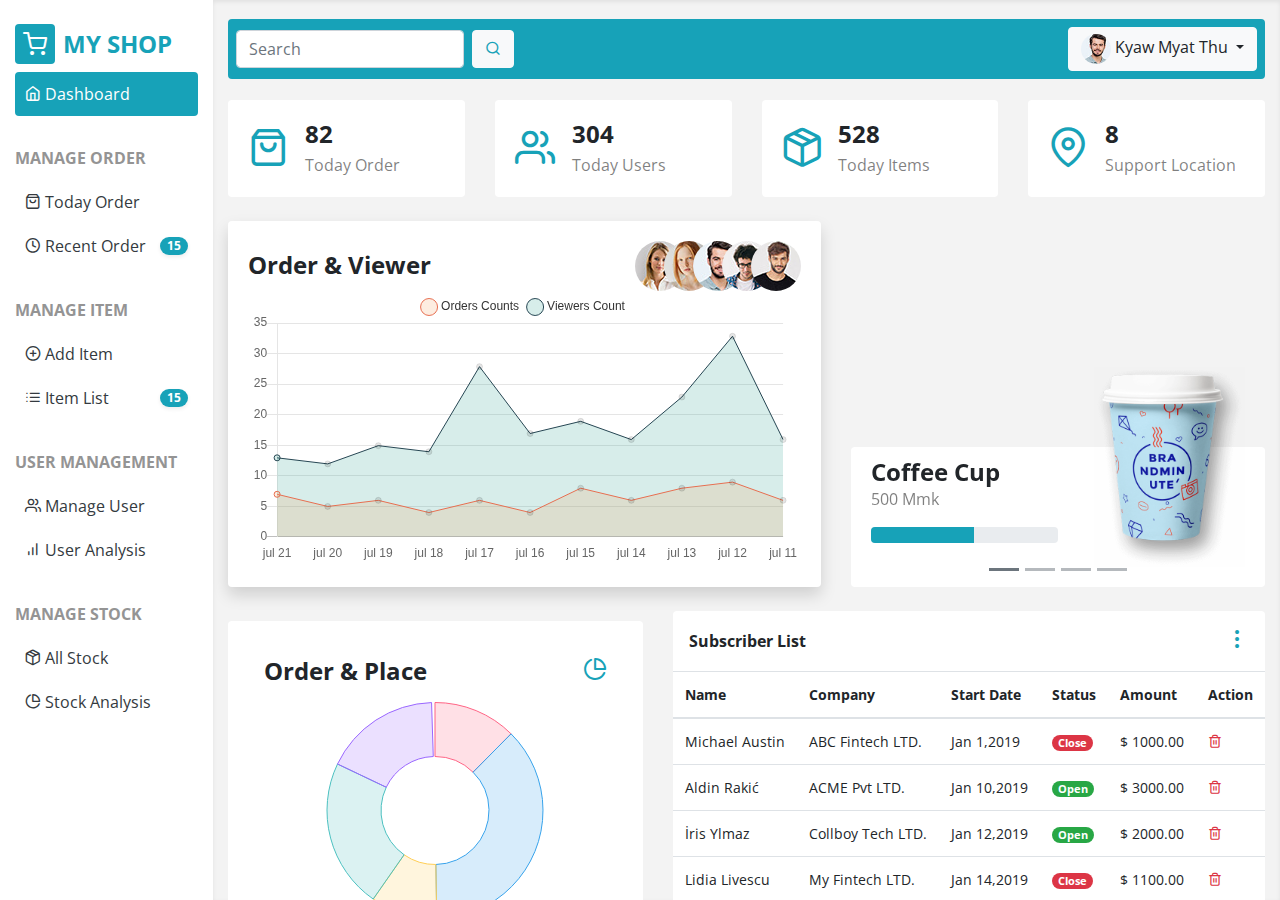
<file: dashboard.html>
<!doctype html>
<html lang="en">

<head>
    <meta charset="UTF-8">
    <meta name="viewport"
        content="width=device-width, user-scalable=no, initial-scale=1.0, maximum-scale=1.0, minimum-scale=1.0">
    <meta http-equiv="X-UA-Compatible" content="ie=edge">
    <title>Admin Dashboard</title>
    <link rel="stylesheet" href="vendor/bootstrap/css/bootstrap.min.css">
    <link rel="stylesheet" href="vendor/feather-icons-web/feather.css">
    <link rel="stylesheet" href="css/style.css">
</head>

<body>

    <section class="main container-fluid">
        <div class="row">

            <!-- Side Bar Start -->
            <div class="col-12 col-lg-3 col-xl-2 vh-100 sidebar">
                <div class="d-flex justify-content-between align-items-center py-2 mt-3 nav-brand">
                    <div class="d-flex align-items-center">
                        <span class="bg-info p-2 rounded d-flex justify-content-center align-items-center mr-2">
                            <i class="feather-shopping-cart text-white h4 mb-0"></i>
                        </span>
                        <span class="font-weight-bolder h4 mb-0 text-uppercase text-info">My Shop</span>
                    </div>
                    <button class="hide-sidebar-btn btn btn-light d-block d-lg-none">
                        <i class="feather-x text-info" style="font-size: 2em;"></i>
                    </button>
                </div>

                <div class="nav-menu">
                    <ul>
                        <li class="menu-item">
                            <a href="dashboard.html" class="menu-item-link active">
                                <span>
                                    <i class="feather-home"></i>
                                    Dashboard
                                </span>
                            </a>
                        </li>
                        <li class="menu-spacer"></li>

                        <li class="menu-title">
                            <span>Manage Order</span>
                        </li>
                        <li class="menu-item">
                            <a href="#" class="menu-item-link">
                                <span>
                                    <i class="feather-shopping-bag"></i>
                                    Today Order
                                </span>
                            </a>
                        </li>
                        <li class="menu-item">
                            <a href="#" class="menu-item-link">
                                <span>
                                    <i class="feather-clock"></i>
                                    Recent Order
                                </span>
                                <span class="badge badge-pill bg-info text-white shadow-sm">15</span>
                            </a>
                        </li>
                        <li class="menu-spacer"></li>

                        <li class="menu-title">
                            <span>Manage Item</span>
                        </li>
                        <li class="menu-item">
                            <a href="item_add.html" class="menu-item-link">
                                <span>
                                    <i class="feather-plus-circle"></i>
                                    Add Item
                                </span>
                            </a>
                        </li>
                        <li class="menu-item">
                            <a href="item_list.html" class="menu-item-link">
                                <span>
                                    <i class="feather-list"></i>
                                    Item List
                                </span>
                                <span class="badge badge-pill bg-info text-white shadow-sm">15</span>
                            </a>
                        </li>
                        <li class="menu-spacer"></li>

                        <li class="menu-title">
                            <span>User Management</span>
                        </li>
                        <li class="menu-item">
                            <a href="#" class="menu-item-link">
                                <span>
                                    <i class="feather-users"></i>
                                    Manage User
                                </span>
                            </a>
                        </li>
                        <li class="menu-item">
                            <a href="#" class="menu-item-link">
                                <span>
                                    <i class="feather-bar-chart"></i>
                                    User Analysis
                                </span>
                            </a>
                        </li>
                        <li class="menu-spacer"></li>

                        <li class="menu-title">
                            <span>Manage Stock</span>
                        </li>
                        <li class="menu-item">
                            <a href="#" class="menu-item-link">
                                <span>
                                    <i class="feather-package"></i>
                                    All Stock
                                </span>
                            </a>
                        </li>
                        <li class="menu-item">
                            <a href="#" class="menu-item-link">
                                <span>
                                    <i class="feather-pie-chart"></i>
                                    Stock Analysis
                                </span>
                            </a>
                        </li>
                        <li class="menu-spacer"></li>
                    </ul>
                </div>
            </div>
            <!-- Side Bar End -->

            <!-- Content Start -->
            <div class="col-12 col-lg-9 col-xl-10 vh-100 py-3 content">
                <!-- navbar Start -->
                <div class="row header mb-4">
                    <div class="col-12">
                        <div class="p-2 bg-info d-flex justify-content-between align-items-center rounded">
                            <button class="show-sidebar-btn btn btn-info d-block d-lg-none">
                                <i class="feather-menu text-light" style="font-size: 2em;"></i>
                            </button>
                            <form action="" method="post" class="d-none d-lg-block">
                                <div class="form-inline">
                                    <input type="text" class="form-control mr-2" placeholder="Search">
                                    <button class="btn btn-light">
                                        <i class="feather-search text-info"></i>
                                    </button>
                                </div>
                            </form>
                            <div class="dropdown">
                                <button class="btn btn-light dropdown-toggle" type="button" id="dropdownMenuButton"
                                    data-toggle="dropdown" aria-haspopup="true" aria-expanded="false">
                                    <img src="./img/user/avatar3.jpg" class="user-img" alt=""> Kyaw Myat Thu
                                </button>
                                <div class="dropdown-menu" aria-labelledby="dropdownMenuButton">
                                    <a class="dropdown-item" href="#">Action</a>
                                    <a class="dropdown-item" href="#">Another action</a>
                                    <div class="dropdown-divider"></div>
                                    <a class="dropdown-item" href="#">Logout</a>
                                </div>
                            </div>
                        </div>
                    </div>
                </div>
                <!-- navbar End -->

                <!-- Status Card Start -->
                <div class="row">
                    <div class="col-12 col-md-6 col-lg-6 col-xl-3">
                        <div class="card mb-4 status-card" onclick="go('https://www.google.com')">
                            <div class="card-body">
                                <div class="row align-items-center">
                                    <div class="col-3">
                                        <i class="feather-shopping-bag h1 text-info"></i>
                                    </div>
                                    <div class="col-9">
                                        <p class="mb-1 h4 font-weight-bolder">
                                            <span class="counter-up">123</span>
                                        </p>
                                        <p class="mb-0 text-black-50">Today Order</p>
                                    </div>
                                </div>
                            </div>
                        </div>
                    </div>
                    <div class="col-12 col-md-6 col-lg-6 col-xl-3">
                        <div class="card mb-4 status-card" onclick="go('https://www.google.com')">
                            <div class="card-body">
                                <div class="row align-items-center">
                                    <div class="col-3">
                                        <i class="feather-users h1 text-info"></i>
                                    </div>
                                    <div class="col-9">
                                        <p class="mb-1 h4 font-weight-bolder">
                                            <span class="counter-up">455</span>
                                        </p>
                                        <p class="mb-0 text-black-50">Today Users</p>
                                    </div>
                                </div>
                            </div>
                        </div>
                    </div>
                    <div class="col-12 col-md-6 col-lg-6 col-xl-3">
                        <div class="card mb-4 status-card" onclick="go('item_list.html')">
                            <div class="card-body">
                                <div class="row align-items-center">
                                    <div class="col-3">
                                        <i class="feather-package h1 text-info"></i>
                                    </div>
                                    <div class="col-9">
                                        <p class="mb-1 h4 font-weight-bolder">
                                            <span class="counter-up">789</span>
                                        </p>
                                        <p class="mb-0 text-black-50">Today Items</p>
                                    </div>
                                </div>
                            </div>
                        </div>
                    </div>
                    <div class="col-12 col-md-6 col-lg-6 col-xl-3">
                        <div class="card mb-4 status-card" onclick="go('https://www.google.com')">
                            <div class="card-body">
                                <div class="row align-items-center">
                                    <div class="col-3">
                                        <i class="feather-map-pin h1 text-info"></i>
                                    </div>
                                    <div class="col-9">
                                        <p class="mb-1 h4 font-weight-bolder">
                                            <span class="counter-up">12</span>
                                        </p>
                                        <p class="mb-0 text-black-50">Support Location</p>
                                    </div>
                                </div>
                            </div>
                        </div>
                    </div>
                </div>
                <!-- Status Card End -->

                <div class="row align-items-end">
                    <!-- OV Chart Start -->
                    <div class="col-12 col-xl-7">
                        <div class="card shadow mb-4">
                            <div class="card-body">
                                <div class="d-flex justify-content-between align-items-center">
                                    <h4 class="font-weight-bolder mb-0">Order & Viewer</h4>
                                    <div class="">
                                        <img src="img/user/avatar1.jpg" class="ov-img rounded-circle" alt="">
                                        <img src="img/user/avatar2.jpg" class="ov-img rounded-circle" alt="">
                                        <img src="img/user/avatar3.jpg" class="ov-img rounded-circle" alt="">
                                        <img src="img/user/avatar4.jpg" class="ov-img rounded-circle" alt="">
                                        <img src="img/user/avatar5.jpg" class="ov-img rounded-circle" alt="">
                                    </div>
                                </div>
                                <canvas id="ovChart" height="150"></canvas>
                            </div>
                        </div>
                    </div>
                    <!-- OV Chart End -->

                    <!-- Item Carousel Start-->
                    <div class="col-12 col-md-6 col-xl-5">
                        <div class="card mb-4 item-carousel-card">
                            <div class="card-body">
                                <div id="carouselExampleIndicators" class="carousel slide item-carousel"
                                    data-ride="carousel">
                                    <ol class="carousel-indicators" style="bottom: -30px;">
                                        <li data-target="#carouselExampleIndicators" data-slide-to="0"
                                            class="bg-secondary active">
                                        </li>
                                        <li data-target="#carouselExampleIndicators" data-slide-to="1"
                                            class="bg-secondary">
                                        </li>
                                        <li data-target="#carouselExampleIndicators" data-slide-to="2"
                                            class="bg-secondary">
                                        </li>
                                        <li data-target="#carouselExampleIndicators" data-slide-to="3"
                                            class="bg-secondary">
                                        </li>
                                    </ol>
                                    <div class="carousel-inner">
                                        <div class="carousel-item active">
                                            <div class="item-card">
                                                <div class="d-flex justify-content-between align-items-end">
                                                    <div class="w-50">
                                                        <h4 class="font-weight-bolder mb-0">Coffee Cup</h4>
                                                        <p class="text-black-50 mb-3">500 Mmk</p>
                                                        <div class="progress mb-4">
                                                            <div class="progress-bar bg-info" role="progressbar"
                                                                style="width: 55%" aria-valuenow="75" aria-valuemin="0"
                                                                aria-valuemax="100"></div>
                                                        </div>
                                                    </div>
                                                    <img src="img/items/item1.png" class="item-card-img" alt="">
                                                </div>
                                            </div>
                                        </div>
                                        <div class="carousel-item">
                                            <div class="item-card">
                                                <div class="d-flex justify-content-between align-items-end">
                                                    <div class="w-50">
                                                        <h4 class="font-weight-bolder mb-0">Memory Stick</h4>
                                                        <p class="text-black-50 mb-3">2500 Mmk</p>
                                                        <div class="progress mb-4">
                                                            <div class="progress-bar bg-info" role="progressbar"
                                                                style="width: 85%" aria-valuenow="75" aria-valuemin="0"
                                                                aria-valuemax="100"></div>
                                                        </div>
                                                    </div>
                                                    <img src="img/items/item2.png" class="item-card-img" alt="">
                                                </div>
                                            </div>
                                        </div>
                                        <div class="carousel-item">
                                            <div class="item-card">
                                                <div class="d-flex justify-content-between align-items-end">
                                                    <div class="w-50">
                                                        <h4 class="font-weight-bolder mb-0">Note Book</h4>
                                                        <p class="text-black-50 mb-3">1500 Mmk</p>
                                                        <div class="progress mb-4">
                                                            <div class="progress-bar bg-info" role="progressbar"
                                                                style="width: 35%" aria-valuenow="75" aria-valuemin="0"
                                                                aria-valuemax="100"></div>
                                                        </div>
                                                    </div>
                                                    <img src="img/items/item3.png" class="item-card-img" alt="">
                                                </div>
                                            </div>
                                        </div>
                                        <div class="carousel-item">
                                            <div class="item-card">
                                                <div class="d-flex justify-content-between align-items-end">
                                                    <div class="w-50">
                                                        <h4 class="font-weight-bolder mb-0">Name Card</h4>
                                                        <p class="text-black-50 mb-3">1000 Mmk</p>
                                                        <div class="progress mb-4">
                                                            <div class="progress-bar bg-info" role="progressbar"
                                                                style="width: 50%" aria-valuenow="75" aria-valuemin="0"
                                                                aria-valuemax="100"></div>
                                                        </div>
                                                    </div>
                                                    <img src="img/items/item4.png" class="item-card-img" alt="">
                                                </div>
                                            </div>
                                        </div>
                                    </div>
                                </div>
                            </div>
                        </div>
                    </div>
                    <!-- Item Carousel Start-->

                    <!-- Pie Chart Start -->
                    <div class="col-12 col-md-6 col-xl-5">
                        <div class="card mb-4">
                            <div class="card-body">
                                <div class="d-flex justify-content-between align-items-center p-3">
                                    <h4 class="font-weight-bolder mb-0">Order & Place</h4>
                                    <div class="">
                                        <i class="feather-pie-chart h4 mb-0 text-info"></i>
                                    </div>
                                </div>
                                <canvas id="opChart" height="200"></canvas>
                            </div>
                        </div>
                    </div>
                    <!-- Pie Chart End -->

                    <!-- Table Start -->
                    <div class="col-12 col-xl-7">
                        <div class="card overflow-hidden mb-4">
                            <div class="">
                                <div class="d-flex justify-content-between align-items-center p-3">
                                    <p class="font-weight-bolder mb-0">Subscriber List</p>
                                    <div class="">
                                        <i class="feather-more-vertical h4 mb-0 text-info"></i>
                                    </div>
                                </div>

                                <div class="subscriber">
                                    <table class="table table-hover sub-list mb-0">
                                        <thead>
                                            <tr>
                                                <th>Name</th>
                                                <th>Company</th>
                                                <th>Start Date</th>
                                                <th>Status</th>
                                                <th>Amount</th>
                                                <th>Action</th>
                                            </tr>
                                        </thead>
                                        <tbody>
                                            <tr>
                                                <td>Michael Austin</td>
                                                <td>ABC Fintech LTD.</td>
                                                <td>Jan 1,2019</td>
                                                <td><span class="badge badge-pill badge-danger">Close</span>
                                                </td>
                                                <td>$ 1000.00</td>
                                                <td class="center-align"><a href="#"><i
                                                            class="feather-trash-2 text-danger"></i></a></td>
                                            </tr>
                                            <tr>
                                                <td>Aldin Rakić</td>
                                                <td>ACME Pvt LTD.</td>
                                                <td>Jan 10,2019</td>
                                                <td><span class="badge badge-pill badge-success">Open</span>
                                                </td>
                                                <td>$ 3000.00</td>
                                                <td class="center-align"><a href="#"><i
                                                            class="feather-trash-2 text-danger"></i></a></td>
                                            </tr>
                                            <tr>
                                                <td>İris Ylmaz</td>
                                                <td>Collboy Tech LTD.</td>
                                                <td>Jan 12,2019</td>
                                                <td><span class="badge badge-pill badge-success">Open</span>
                                                </td>
                                                <td>$ 2000.00</td>
                                                <td class="center-align"><a href="#"><i
                                                            class="feather-trash-2 text-danger"></i></a></td>
                                            </tr>
                                            <tr>
                                                <td>Lidia Livescu</td>
                                                <td>My Fintech LTD.</td>
                                                <td>Jan 14,2019</td>
                                                <td><span class="badge badge-pill badge-danger">Close</span>
                                                </td>
                                                <td>$ 1100.00</td>
                                                <td class="center-align"><a href="#"><i
                                                            class="feather-trash-2 text-danger"></i></a></td>
                                            </tr>
                                            <tr>
                                                <td>Aldin Rakić</td>
                                                <td>ACME Pvt LTD.</td>
                                                <td>Jan 10,2019</td>
                                                <td><span class="badge badge-pill badge-success">Open</span>
                                                </td>
                                                <td>$ 3000.00</td>
                                                <td class="center-align"><a href="#"><i
                                                            class="feather-trash-2 text-danger"></i></a></td>
                                            </tr>
                                            <tr>
                                                <td>Lidia Livescu</td>
                                                <td>My Fintech LTD.</td>
                                                <td>Jan 14,2019</td>
                                                <td><span class="badge badge-pill badge-danger">Close</span>
                                                </td>
                                                <td>$ 1100.00</td>
                                                <td class="center-align"><a href="#"><i
                                                            class="feather-trash-2 text-danger"></i></a></td>
                                            </tr>
                                            <tr>
                                                <td>İris Ylmaz</td>
                                                <td>Collboy Tech LTD.</td>
                                                <td>Jan 12,2019</td>
                                                <td><span class="badge badge-pill badge-success">Open</span>
                                                </td>
                                                <td>$ 2000.00</td>
                                                <td class="center-align"><a href="#"><i
                                                            class="feather-trash-2 text-danger"></i></a></td>
                                            </tr>
                                        </tbody>
                                    </table>
                                </div>
                            </div>
                        </div>
                    </div>
                    <!-- Table End -->
                </div>

            </div>
            <!-- Content End -->

        </div>
    </section>

    <script src="vendor/jquery-3.3.1.min.js"></script>
    <script src="vendor/bootstrap/js/bootstrap.bundle.min.js"></script>
    <script src="vendor/way_point/jquery.waypoints.min.js"></script>
    <script src="vendor/counter_up/counter_up.js"></script>
    <script src="vendor/chart_js/chart.min.js"></script>
    <script src="js/app.js"></script>
    <script src="js/dashboard.js"></script>
</body>

</html>
</file>
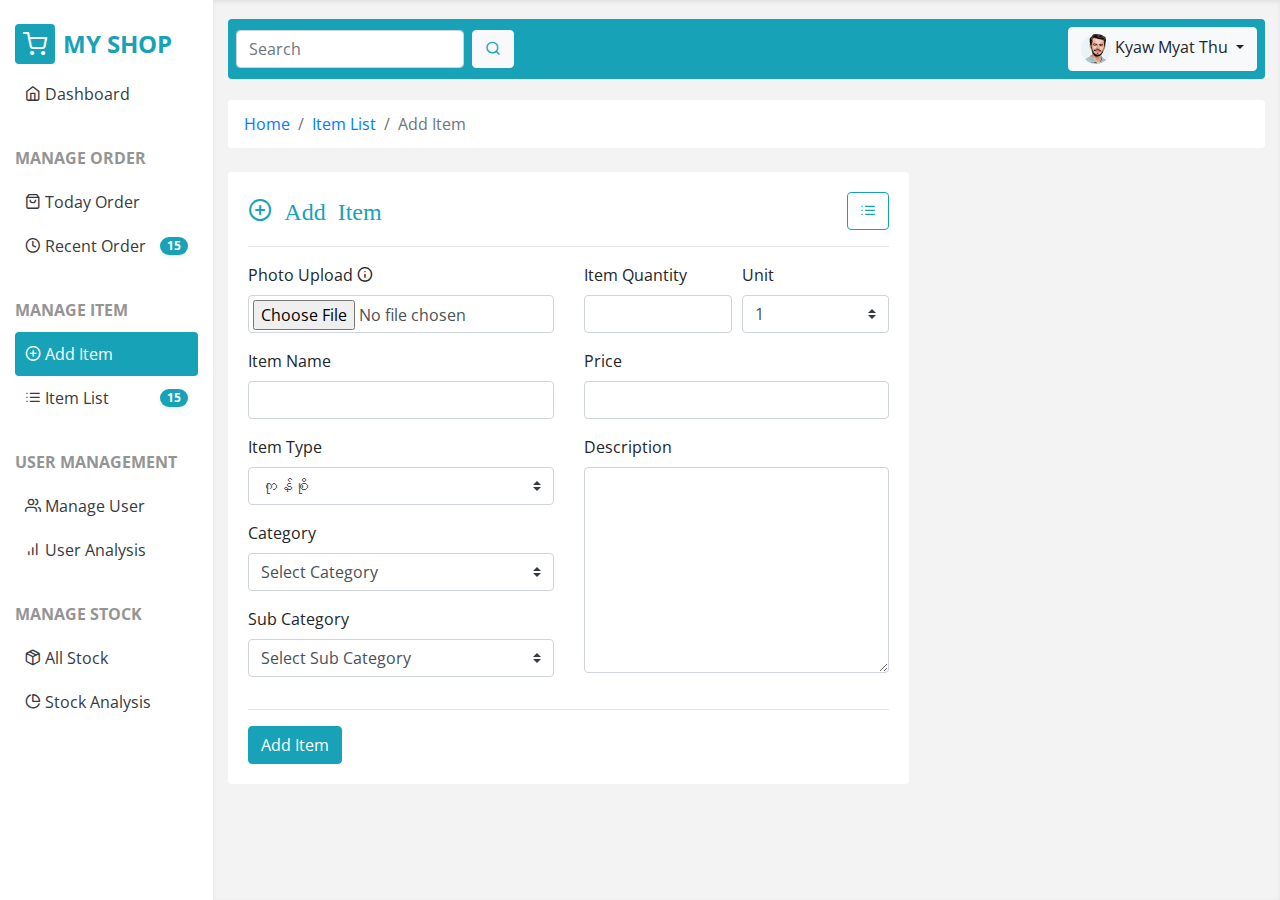
<file: item_add.html>
<!doctype html>
<html lang="en">

<head>
    <meta charset="UTF-8">
    <meta name="viewport"
        content="width=device-width, user-scalable=no, initial-scale=1.0, maximum-scale=1.0, minimum-scale=1.0">
    <meta http-equiv="X-UA-Compatible" content="ie=edge">
    <title>Admin Dashboard</title>
    <link rel="stylesheet" href="vendor/bootstrap/css/bootstrap.min.css">
    <link rel="stylesheet" href="vendor/feather-icons-web/feather.css">
    <link rel="stylesheet" href="css/style.css">
</head>

<body>

    <section class="main container-fluid">
        <div class="row">

            <!-- Side Bar Start -->
            <div class="col-12 col-lg-3 col-xl-2 vh-100 sidebar">
                <div class="d-flex justify-content-between align-items-center py-2 mt-3 nav-brand">
                    <div class="d-flex align-items-center">
                        <span class="bg-info p-2 rounded d-flex justify-content-center align-items-center mr-2">
                            <i class="feather-shopping-cart text-white h4 mb-0"></i>
                        </span>
                        <span class="font-weight-bolder h4 mb-0 text-uppercase text-info">My Shop</span>
                    </div>
                    <button class="hide-sidebar-btn btn btn-light d-block d-lg-none">
                        <i class="feather-x text-info" style="font-size: 2em;"></i>
                    </button>
                </div>

                <div class="nav-menu">
                    <ul>
                        <li class="menu-item">
                            <a href="dashboard.html" class="menu-item-link">
                                <span>
                                    <i class="feather-home"></i>
                                    Dashboard
                                </span>
                            </a>
                        </li>
                        <li class="menu-spacer"></li>

                        <li class="menu-title">
                            <span>Manage Order</span>
                        </li>
                        <li class="menu-item">
                            <a href="#" class="menu-item-link">
                                <span>
                                    <i class="feather-shopping-bag"></i>
                                    Today Order
                                </span>
                            </a>
                        </li>
                        <li class="menu-item">
                            <a href="#" class="menu-item-link">
                                <span>
                                    <i class="feather-clock"></i>
                                    Recent Order
                                </span>
                                <span class="badge badge-pill bg-info text-white shadow-sm">15</span>
                            </a>
                        </li>
                        <li class="menu-spacer"></li>

                        <li class="menu-title">
                            <span>Manage Item</span>
                        </li>
                        <li class="menu-item">
                            <a href="item_add.html" class="menu-item-link active">
                                <span>
                                    <i class="feather-plus-circle"></i>
                                    Add Item
                                </span>
                            </a>
                        </li>
                        <li class="menu-item">
                            <a href="item_list.html" class="menu-item-link">
                                <span>
                                    <i class="feather-list"></i>
                                    Item List
                                </span>
                                <span class="badge badge-pill bg-info text-white shadow-sm">15</span>
                            </a>
                        </li>
                        <li class="menu-spacer"></li>

                        <li class="menu-title">
                            <span>User Management</span>
                        </li>
                        <li class="menu-item">
                            <a href="#" class="menu-item-link">
                                <span>
                                    <i class="feather-users"></i>
                                    Manage User
                                </span>
                            </a>
                        </li>
                        <li class="menu-item">
                            <a href="#" class="menu-item-link">
                                <span>
                                    <i class="feather-bar-chart"></i>
                                    User Analysis
                                </span>
                            </a>
                        </li>
                        <li class="menu-spacer"></li>

                        <li class="menu-title">
                            <span>Manage Stock</span>
                        </li>
                        <li class="menu-item">
                            <a href="#" class="menu-item-link">
                                <span>
                                    <i class="feather-package"></i>
                                    All Stock
                                </span>
                            </a>
                        </li>
                        <li class="menu-item">
                            <a href="#" class="menu-item-link">
                                <span>
                                    <i class="feather-pie-chart"></i>
                                    Stock Analysis
                                </span>
                            </a>
                        </li>
                        <li class="menu-spacer"></li>
                    </ul>
                </div>
            </div>
            <!-- Side Bar End -->

            <!-- Content Start -->
            <div class="col-12 col-lg-9 col-xl-10 vh-100 py-3 content">
                <!-- navbar Start -->
                <div class="row header mb-4">
                    <div class="col-12">
                        <div class="p-2 bg-info d-flex justify-content-between align-items-center rounded">
                            <button class="show-sidebar-btn btn btn-info d-block d-lg-none">
                                <i class="feather-menu text-light" style="font-size: 2em;"></i>
                            </button>
                            <form action="" method="post" class="d-none d-lg-block">
                                <div class="form-inline">
                                    <input type="text" class="form-control mr-2" placeholder="Search">
                                    <button class="btn btn-light">
                                        <i class="feather-search text-info"></i>
                                    </button>
                                </div>
                            </form>
                            <div class="dropdown">
                                <button class="btn btn-light dropdown-toggle" type="button" id="dropdownMenuButton"
                                    data-toggle="dropdown" aria-haspopup="true" aria-expanded="false">
                                    <img src="./img/user/avatar3.jpg" class="user-img" alt=""> Kyaw Myat Thu
                                </button>
                                <div class="dropdown-menu" aria-labelledby="dropdownMenuButton">
                                    <a class="dropdown-item" href="#">Action</a>
                                    <a class="dropdown-item" href="#">Another action</a>
                                    <div class="dropdown-divider"></div>
                                    <a class="dropdown-item" href="#">Logout</a>
                                </div>
                            </div>
                        </div>
                    </div>
                </div>
                <!-- navbar End -->

                <!-- add item Start -->
                <div class="row">
                    <div class="col-12">
                        <nav aria-label="breadcrumb">
                            <ol class="breadcrumb bg-white mb-4">
                                <li class="breadcrumb-item"><a href="dashboard.html">Home</a></li>
                                <li class="breadcrumb-item"><a href="item_list.html">Item List</a></li>
                                <li class="breadcrumb-item active" aria-current="page">Add Item</li>
                            </ol>
                        </nav>
                    </div>

                </div>

                <div class="row">
                    <div class="col-12 col-xl-8">
                        <div class="card mb-4">
                            <div class="card-body">
                                <div class="d-flex justify-content-between align-items-center">
                                    <h4 class="mb-0">
                                        <i class="feather-plus-circle text-info"> Add Item</i>
                                    </h4>
                                    <a href="item_list.html" class="btn btn-outline-info">
                                        <i class="feather-list"></i>
                                    </a>
                                </div>
                                <hr>

                                <form action="" method="post">
                                    <div class="row">
                                        <div class="col-12 col-md-6">
                                            <div class="form-group">
                                                <label for="photo">Photo Upload</label>
                                                <i class="feather-info" data-toggle="popover" data-placement="top"
                                                    data-content="Only Support jpg,png"></i>
                                                <input type="file" name="photo" id="photo" class="form-control p-1">
                                            </div>
                                            <div class="form-group">
                                                <label for="name">Item Name</label>
                                                <input type="text" name="name" id="name" class="form-control">
                                            </div>
                                            <div class="form-group">
                                                <label for="type">Item Type</label>
                                                <select name="type" id="type" class="form-control custom-select">
                                                    <option value="0">ကုန်စို</option>
                                                    <option value="1">ကုန်ခြောက်</option>
                                                </select>
                                            </div>
                                            <div class="form-group">
                                                <label for="c">Category</label>
                                                <select name="c" id="c" class="form-control custom-select">
                                                    <option value="" selected disabled>Select Category</option>
                                                </select>
                                            </div>
                                            <div class="form-group">
                                                <label for="sc">Sub Category</label>
                                                <select name="sc" id="sc" class="form-control custom-select">
                                                    <option value="" selected disabled>Select Sub Category</option>
                                                </select>
                                            </div>
                                        </div>
                                        <div class="col-12 col-md-6">
                                            <div class="form-row">
                                                <div class="col-6">
                                                    <label for="q">Item Quantity</label>
                                                    <input type="text" name="q" id="q" class="form-control">
                                                </div>

                                                <div class="col-6">
                                                    <div class="form-group">
                                                        <label for="unit">Unit</label>
                                                        <select name="unit" id="unit"
                                                            class="form-control custom-select">
                                                            <option value="0">1</option>
                                                            <option value="1">2</option>
                                                        </select>
                                                    </div>
                                                </div>
                                            </div>

                                            <div class="form-group">
                                                <label for="price">Price</label>
                                                <input type="text" name="price" id="price" class="form-control">
                                            </div>

                                            <div class="form-group">
                                                <label for="des">Description</label>
                                                <textarea type="text" name="des" rows="8" id="des"
                                                    class="form-control"></textarea>
                                            </div>

                                        </div>
                                    </div>
                                    <hr>
                                    <button class="btn btn-info ">Add Item</button>
                                </form>
                            </div>
                        </div>
                    </div>
                </div>
                <!-- add item End -->


            </div>
            <!-- Content End -->
        </div>
    </section>

    <script src="vendor/jquery-3.3.1.min.js"></script>
    <script src="vendor/bootstrap/js/bootstrap.bundle.min.js"></script>
    <script src="vendor/way_point/jquery.waypoints.min.js"></script>
    <script src="js/app.js"></script>

    <script>

        let category = ["phone", "computer", "Tv"];
        let subCategory = [
            { name: "Vivo", category_id: 0 },
            { name: "Mi", category_id: 0 },
            { name: "Hp", category_id: 1 },
            { name: "Dell", category_id: 1 },
            { name: "Samsung", category_id: 2 },
            { name: "Sony", category_id: 2 },
        ];


        category.map(function (el, index) {
            $("#c").append(`<option value="${index}">${el}</option>`);
        });

        subCategory.map(function (el, index) {
            $("#sc").append(`<option value="${index}" data-category="${el.category_id}">${el.name}</option>`);
        });

        $("#c").on("change", function () {
            let currentCategoryId = $(this).val();
            $("#sc option").hide();
            $(`[data-category=${currentCategoryId}]`).show();
        });

    </script>
</body>

</html>
</file>
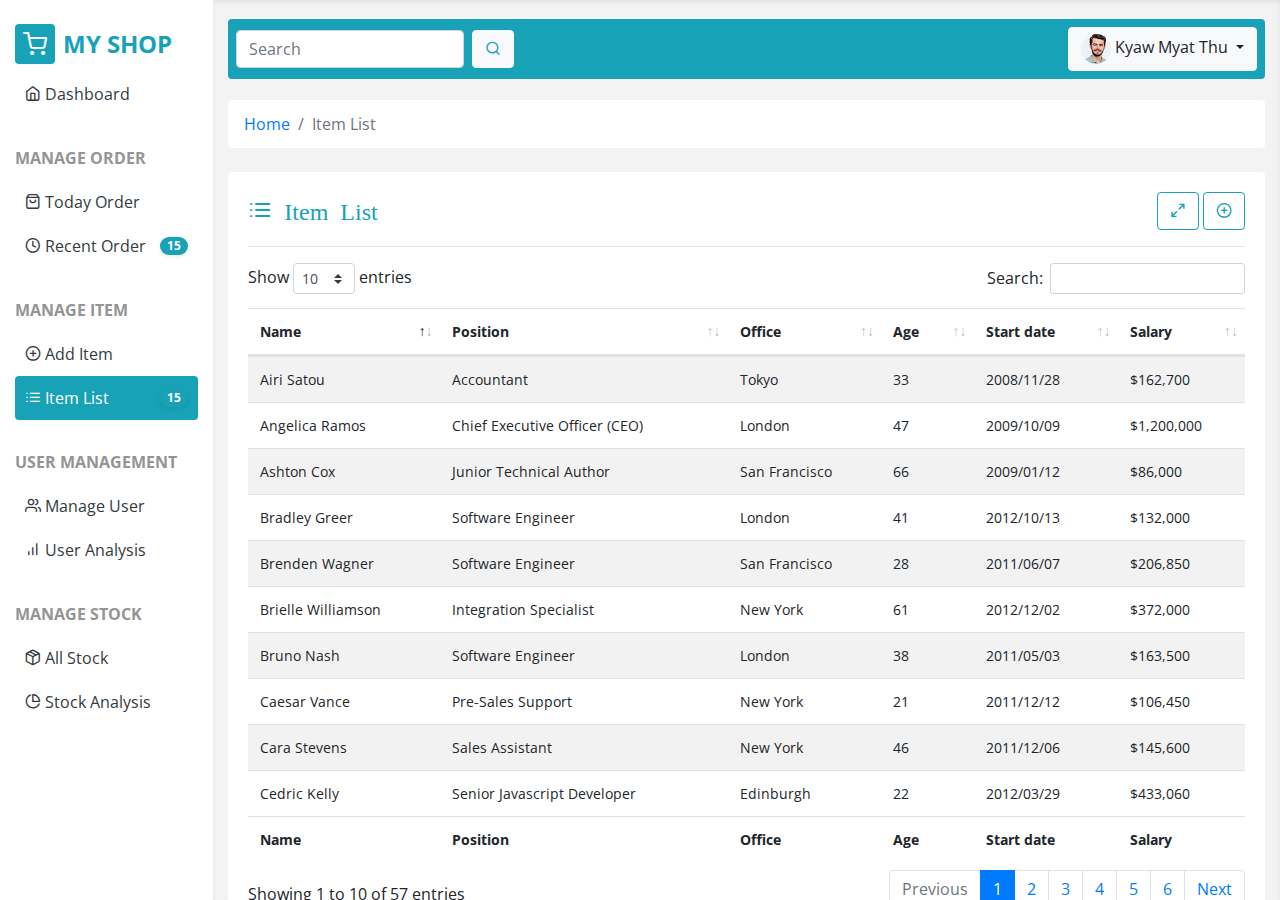
<file: item_list.html>
<!doctype html>
<html lang="en">

<head>
    <meta charset="UTF-8">
    <meta name="viewport"
        content="width=device-width, user-scalable=no, initial-scale=1.0, maximum-scale=1.0, minimum-scale=1.0">
    <meta http-equiv="X-UA-Compatible" content="ie=edge">
    <title>Admin Dashboard</title>
    <link rel="stylesheet" href="vendor/bootstrap/css/bootstrap.min.css">
    <link rel="stylesheet" href="vendor/feather-icons-web/feather.css">
    <link rel="stylesheet" href="vendor/data_table/dataTables.bootstrap4.min.css">
    <link rel="stylesheet" href="css/style.css">
</head>

<body>

    <section class="main container-fluid">
        <div class="row">

            <!-- Side Bar Start -->
            <div class="col-12 col-lg-3 col-xl-2 vh-100 sidebar">
                <div class="d-flex justify-content-between align-items-center py-2 mt-3 nav-brand">
                    <div class="d-flex align-items-center">
                        <span class="bg-info p-2 rounded d-flex justify-content-center align-items-center mr-2">
                            <i class="feather-shopping-cart text-white h4 mb-0"></i>
                        </span>
                        <span class="font-weight-bolder h4 mb-0 text-uppercase text-info">My Shop</span>
                    </div>
                    <button class="hide-sidebar-btn btn btn-light d-block d-lg-none">
                        <i class="feather-x text-info" style="font-size: 2em;"></i>
                    </button>
                </div>

                <div class="nav-menu">
                    <ul>
                        <li class="menu-item">
                            <a href="dashboard.html" class="menu-item-link">
                                <span>
                                    <i class="feather-home"></i>
                                    Dashboard
                                </span>
                            </a>
                        </li>
                        <li class="menu-spacer"></li>

                        <li class="menu-title">
                            <span>Manage Order</span>
                        </li>
                        <li class="menu-item">
                            <a href="#" class="menu-item-link">
                                <span>
                                    <i class="feather-shopping-bag"></i>
                                    Today Order
                                </span>
                            </a>
                        </li>
                        <li class="menu-item">
                            <a href="#" class="menu-item-link">
                                <span>
                                    <i class="feather-clock"></i>
                                    Recent Order
                                </span>
                                <span class="badge badge-pill bg-info text-white shadow-sm">15</span>
                            </a>
                        </li>
                        <li class="menu-spacer"></li>

                        <li class="menu-title">
                            <span>Manage Item</span>
                        </li>
                        <li class="menu-item">
                            <a href="item_add.html" class="menu-item-link">
                                <span>
                                    <i class="feather-plus-circle"></i>
                                    Add Item
                                </span>
                            </a>
                        </li>
                        <li class="menu-item">
                            <a href="item_list.html" class="menu-item-link active">
                                <span>
                                    <i class="feather-list"></i>
                                    Item List
                                </span>
                                <span class="badge badge-pill bg-info text-white shadow-sm">15</span>
                            </a>
                        </li>
                        <li class="menu-spacer"></li>

                        <li class="menu-title">
                            <span>User Management</span>
                        </li>
                        <li class="menu-item">
                            <a href="#" class="menu-item-link">
                                <span>
                                    <i class="feather-users"></i>
                                    Manage User
                                </span>
                            </a>
                        </li>
                        <li class="menu-item">
                            <a href="#" class="menu-item-link">
                                <span>
                                    <i class="feather-bar-chart"></i>
                                    User Analysis
                                </span>
                            </a>
                        </li>
                        <li class="menu-spacer"></li>

                        <li class="menu-title">
                            <span>Manage Stock</span>
                        </li>
                        <li class="menu-item">
                            <a href="#" class="menu-item-link">
                                <span>
                                    <i class="feather-package"></i>
                                    All Stock
                                </span>
                            </a>
                        </li>
                        <li class="menu-item">
                            <a href="#" class="menu-item-link">
                                <span>
                                    <i class="feather-pie-chart"></i>
                                    Stock Analysis
                                </span>
                            </a>
                        </li>
                        <li class="menu-spacer"></li>
                    </ul>
                </div>
            </div>
            <!-- Side Bar End -->

            <!-- Content Start -->
            <div class="col-12 col-lg-9 col-xl-10 vh-100 py-3 content">
                <!-- navbar Start -->
                <div class="row header mb-4">
                    <div class="col-12">
                        <div class="p-2 bg-info d-flex justify-content-between align-items-center rounded">
                            <button class="show-sidebar-btn btn btn-info d-block d-lg-none">
                                <i class="feather-menu text-light" style="font-size: 2em;"></i>
                            </button>
                            <form action="" method="post" class="d-none d-lg-block">
                                <div class="form-inline">
                                    <input type="text" class="form-control mr-2" placeholder="Search">
                                    <button class="btn btn-light">
                                        <i class="feather-search text-info"></i>
                                    </button>
                                </div>
                            </form>
                            <div class="dropdown">
                                <button class="btn btn-light dropdown-toggle" type="button" id="dropdownMenuButton"
                                    data-toggle="dropdown" aria-haspopup="true" aria-expanded="false">
                                    <img src="./img/user/avatar3.jpg" class="user-img" alt=""> Kyaw Myat Thu
                                </button>
                                <div class="dropdown-menu" aria-labelledby="dropdownMenuButton">
                                    <a class="dropdown-item" href="#">Action</a>
                                    <a class="dropdown-item" href="#">Another action</a>
                                    <div class="dropdown-divider"></div>
                                    <a class="dropdown-item" href="#">Logout</a>
                                </div>
                            </div>
                        </div>
                    </div>
                </div>
                <!-- navbar End -->

                <!-- item list Start -->
                <div class="row">
                    <div class="col-12">
                        <nav aria-label="breadcrumb">
                            <ol class="breadcrumb bg-white mb-4">
                                <li class="breadcrumb-item"><a href="dashboard.html">Home</a></li>
                                <li class="breadcrumb-item active" aria-current="page">Item List</li>
                            </ol>
                        </nav>
                    </div>
                </div>

                <div class="row">
                    <div class="col-12">
                        <div class="card mb-4">
                            <div class="card-body">
                                <div class="d-flex justify-content-between align-items-center">
                                    <h4 class="mb-0">
                                        <i class="feather-list text-info"> Item List</i>
                                    </h4>
                                    <div class="">
                                        <a href="#" class="btn btn-outline-info full-screen-btn">
                                            <i class="feather-maximize-2"></i>
                                        </a>
                                        <a href="item_add.html" class="btn btn-outline-info">
                                            <i class="feather-plus-circle"></i>
                                        </a>
                                    </div>
                                </div>
                                <hr>

                                <table id="data-table" class="table table-striped" style="width:100%">
                                    <thead>
                                        <tr>
                                            <th>Name</th>
                                            <th>Position</th>
                                            <th>Office</th>
                                            <th>Age</th>
                                            <th>Start date</th>
                                            <th>Salary</th>
                                        </tr>
                                    </thead>
                                    <tbody>
                                        <tr>
                                            <td>Tiger Nixon</td>
                                            <td>System Architect</td>
                                            <td>Edinburgh</td>
                                            <td>61</td>
                                            <td>2011/04/25</td>
                                            <td>$320,800</td>
                                        </tr>
                                        <tr>
                                            <td>Garrett Winters</td>
                                            <td>Accountant</td>
                                            <td>Tokyo</td>
                                            <td>63</td>
                                            <td>2011/07/25</td>
                                            <td>$170,750</td>
                                        </tr>
                                        <tr>
                                            <td>Ashton Cox</td>
                                            <td>Junior Technical Author</td>
                                            <td>San Francisco</td>
                                            <td>66</td>
                                            <td>2009/01/12</td>
                                            <td>$86,000</td>
                                        </tr>
                                        <tr>
                                            <td>Cedric Kelly</td>
                                            <td>Senior Javascript Developer</td>
                                            <td>Edinburgh</td>
                                            <td>22</td>
                                            <td>2012/03/29</td>
                                            <td>$433,060</td>
                                        </tr>
                                        <tr>
                                            <td>Airi Satou</td>
                                            <td>Accountant</td>
                                            <td>Tokyo</td>
                                            <td>33</td>
                                            <td>2008/11/28</td>
                                            <td>$162,700</td>
                                        </tr>
                                        <tr>
                                            <td>Brielle Williamson</td>
                                            <td>Integration Specialist</td>
                                            <td>New York</td>
                                            <td>61</td>
                                            <td>2012/12/02</td>
                                            <td>$372,000</td>
                                        </tr>
                                        <tr>
                                            <td>Herrod Chandler</td>
                                            <td>Sales Assistant</td>
                                            <td>San Francisco</td>
                                            <td>59</td>
                                            <td>2012/08/06</td>
                                            <td>$137,500</td>
                                        </tr>
                                        <tr>
                                            <td>Rhona Davidson</td>
                                            <td>Integration Specialist</td>
                                            <td>Tokyo</td>
                                            <td>55</td>
                                            <td>2010/10/14</td>
                                            <td>$327,900</td>
                                        </tr>
                                        <tr>
                                            <td>Colleen Hurst</td>
                                            <td>Javascript Developer</td>
                                            <td>San Francisco</td>
                                            <td>39</td>
                                            <td>2009/09/15</td>
                                            <td>$205,500</td>
                                        </tr>
                                        <tr>
                                            <td>Sonya Frost</td>
                                            <td>Software Engineer</td>
                                            <td>Edinburgh</td>
                                            <td>23</td>
                                            <td>2008/12/13</td>
                                            <td>$103,600</td>
                                        </tr>
                                        <tr>
                                            <td>Jena Gaines</td>
                                            <td>Office Manager</td>
                                            <td>London</td>
                                            <td>30</td>
                                            <td>2008/12/19</td>
                                            <td>$90,560</td>
                                        </tr>
                                        <tr>
                                            <td>Quinn Flynn</td>
                                            <td>Support Lead</td>
                                            <td>Edinburgh</td>
                                            <td>22</td>
                                            <td>2013/03/03</td>
                                            <td>$342,000</td>
                                        </tr>
                                        <tr>
                                            <td>Charde Marshall</td>
                                            <td>Regional Director</td>
                                            <td>San Francisco</td>
                                            <td>36</td>
                                            <td>2008/10/16</td>
                                            <td>$470,600</td>
                                        </tr>
                                        <tr>
                                            <td>Haley Kennedy</td>
                                            <td>Senior Marketing Designer</td>
                                            <td>London</td>
                                            <td>43</td>
                                            <td>2012/12/18</td>
                                            <td>$313,500</td>
                                        </tr>
                                        <tr>
                                            <td>Tatyana Fitzpatrick</td>
                                            <td>Regional Director</td>
                                            <td>London</td>
                                            <td>19</td>
                                            <td>2010/03/17</td>
                                            <td>$385,750</td>
                                        </tr>
                                        <tr>
                                            <td>Michael Silva</td>
                                            <td>Marketing Designer</td>
                                            <td>London</td>
                                            <td>66</td>
                                            <td>2012/11/27</td>
                                            <td>$198,500</td>
                                        </tr>
                                        <tr>
                                            <td>Paul Byrd</td>
                                            <td>Chief Financial Officer (CFO)</td>
                                            <td>New York</td>
                                            <td>64</td>
                                            <td>2010/06/09</td>
                                            <td>$725,000</td>
                                        </tr>
                                        <tr>
                                            <td>Gloria Little</td>
                                            <td>Systems Administrator</td>
                                            <td>New York</td>
                                            <td>59</td>
                                            <td>2009/04/10</td>
                                            <td>$237,500</td>
                                        </tr>
                                        <tr>
                                            <td>Bradley Greer</td>
                                            <td>Software Engineer</td>
                                            <td>London</td>
                                            <td>41</td>
                                            <td>2012/10/13</td>
                                            <td>$132,000</td>
                                        </tr>
                                        <tr>
                                            <td>Dai Rios</td>
                                            <td>Personnel Lead</td>
                                            <td>Edinburgh</td>
                                            <td>35</td>
                                            <td>2012/09/26</td>
                                            <td>$217,500</td>
                                        </tr>
                                        <tr>
                                            <td>Jenette Caldwell</td>
                                            <td>Development Lead</td>
                                            <td>New York</td>
                                            <td>30</td>
                                            <td>2011/09/03</td>
                                            <td>$345,000</td>
                                        </tr>
                                        <tr>
                                            <td>Yuri Berry</td>
                                            <td>Chief Marketing Officer (CMO)</td>
                                            <td>New York</td>
                                            <td>40</td>
                                            <td>2009/06/25</td>
                                            <td>$675,000</td>
                                        </tr>
                                        <tr>
                                            <td>Caesar Vance</td>
                                            <td>Pre-Sales Support</td>
                                            <td>New York</td>
                                            <td>21</td>
                                            <td>2011/12/12</td>
                                            <td>$106,450</td>
                                        </tr>
                                        <tr>
                                            <td>Doris Wilder</td>
                                            <td>Sales Assistant</td>
                                            <td>Sydney</td>
                                            <td>23</td>
                                            <td>2010/09/20</td>
                                            <td>$85,600</td>
                                        </tr>
                                        <tr>
                                            <td>Angelica Ramos</td>
                                            <td>Chief Executive Officer (CEO)</td>
                                            <td>London</td>
                                            <td>47</td>
                                            <td>2009/10/09</td>
                                            <td>$1,200,000</td>
                                        </tr>
                                        <tr>
                                            <td>Gavin Joyce</td>
                                            <td>Developer</td>
                                            <td>Edinburgh</td>
                                            <td>42</td>
                                            <td>2010/12/22</td>
                                            <td>$92,575</td>
                                        </tr>
                                        <tr>
                                            <td>Jennifer Chang</td>
                                            <td>Regional Director</td>
                                            <td>Singapore</td>
                                            <td>28</td>
                                            <td>2010/11/14</td>
                                            <td>$357,650</td>
                                        </tr>
                                        <tr>
                                            <td>Brenden Wagner</td>
                                            <td>Software Engineer</td>
                                            <td>San Francisco</td>
                                            <td>28</td>
                                            <td>2011/06/07</td>
                                            <td>$206,850</td>
                                        </tr>
                                        <tr>
                                            <td>Fiona Green</td>
                                            <td>Chief Operating Officer (COO)</td>
                                            <td>San Francisco</td>
                                            <td>48</td>
                                            <td>2010/03/11</td>
                                            <td>$850,000</td>
                                        </tr>
                                        <tr>
                                            <td>Shou Itou</td>
                                            <td>Regional Marketing</td>
                                            <td>Tokyo</td>
                                            <td>20</td>
                                            <td>2011/08/14</td>
                                            <td>$163,000</td>
                                        </tr>
                                        <tr>
                                            <td>Michelle House</td>
                                            <td>Integration Specialist</td>
                                            <td>Sydney</td>
                                            <td>37</td>
                                            <td>2011/06/02</td>
                                            <td>$95,400</td>
                                        </tr>
                                        <tr>
                                            <td>Suki Burks</td>
                                            <td>Developer</td>
                                            <td>London</td>
                                            <td>53</td>
                                            <td>2009/10/22</td>
                                            <td>$114,500</td>
                                        </tr>
                                        <tr>
                                            <td>Prescott Bartlett</td>
                                            <td>Technical Author</td>
                                            <td>London</td>
                                            <td>27</td>
                                            <td>2011/05/07</td>
                                            <td>$145,000</td>
                                        </tr>
                                        <tr>
                                            <td>Gavin Cortez</td>
                                            <td>Team Leader</td>
                                            <td>San Francisco</td>
                                            <td>22</td>
                                            <td>2008/10/26</td>
                                            <td>$235,500</td>
                                        </tr>
                                        <tr>
                                            <td>Martena Mccray</td>
                                            <td>Post-Sales support</td>
                                            <td>Edinburgh</td>
                                            <td>46</td>
                                            <td>2011/03/09</td>
                                            <td>$324,050</td>
                                        </tr>
                                        <tr>
                                            <td>Unity Butler</td>
                                            <td>Marketing Designer</td>
                                            <td>San Francisco</td>
                                            <td>47</td>
                                            <td>2009/12/09</td>
                                            <td>$85,675</td>
                                        </tr>
                                        <tr>
                                            <td>Howard Hatfield</td>
                                            <td>Office Manager</td>
                                            <td>San Francisco</td>
                                            <td>51</td>
                                            <td>2008/12/16</td>
                                            <td>$164,500</td>
                                        </tr>
                                        <tr>
                                            <td>Hope Fuentes</td>
                                            <td>Secretary</td>
                                            <td>San Francisco</td>
                                            <td>41</td>
                                            <td>2010/02/12</td>
                                            <td>$109,850</td>
                                        </tr>
                                        <tr>
                                            <td>Vivian Harrell</td>
                                            <td>Financial Controller</td>
                                            <td>San Francisco</td>
                                            <td>62</td>
                                            <td>2009/02/14</td>
                                            <td>$452,500</td>
                                        </tr>
                                        <tr>
                                            <td>Timothy Mooney</td>
                                            <td>Office Manager</td>
                                            <td>London</td>
                                            <td>37</td>
                                            <td>2008/12/11</td>
                                            <td>$136,200</td>
                                        </tr>
                                        <tr>
                                            <td>Jackson Bradshaw</td>
                                            <td>Director</td>
                                            <td>New York</td>
                                            <td>65</td>
                                            <td>2008/09/26</td>
                                            <td>$645,750</td>
                                        </tr>
                                        <tr>
                                            <td>Olivia Liang</td>
                                            <td>Support Engineer</td>
                                            <td>Singapore</td>
                                            <td>64</td>
                                            <td>2011/02/03</td>
                                            <td>$234,500</td>
                                        </tr>
                                        <tr>
                                            <td>Bruno Nash</td>
                                            <td>Software Engineer</td>
                                            <td>London</td>
                                            <td>38</td>
                                            <td>2011/05/03</td>
                                            <td>$163,500</td>
                                        </tr>
                                        <tr>
                                            <td>Sakura Yamamoto</td>
                                            <td>Support Engineer</td>
                                            <td>Tokyo</td>
                                            <td>37</td>
                                            <td>2009/08/19</td>
                                            <td>$139,575</td>
                                        </tr>
                                        <tr>
                                            <td>Thor Walton</td>
                                            <td>Developer</td>
                                            <td>New York</td>
                                            <td>61</td>
                                            <td>2013/08/11</td>
                                            <td>$98,540</td>
                                        </tr>
                                        <tr>
                                            <td>Finn Camacho</td>
                                            <td>Support Engineer</td>
                                            <td>San Francisco</td>
                                            <td>47</td>
                                            <td>2009/07/07</td>
                                            <td>$87,500</td>
                                        </tr>
                                        <tr>
                                            <td>Serge Baldwin</td>
                                            <td>Data Coordinator</td>
                                            <td>Singapore</td>
                                            <td>64</td>
                                            <td>2012/04/09</td>
                                            <td>$138,575</td>
                                        </tr>
                                        <tr>
                                            <td>Zenaida Frank</td>
                                            <td>Software Engineer</td>
                                            <td>New York</td>
                                            <td>63</td>
                                            <td>2010/01/04</td>
                                            <td>$125,250</td>
                                        </tr>
                                        <tr>
                                            <td>Zorita Serrano</td>
                                            <td>Software Engineer</td>
                                            <td>San Francisco</td>
                                            <td>56</td>
                                            <td>2012/06/01</td>
                                            <td>$115,000</td>
                                        </tr>
                                        <tr>
                                            <td>Jennifer Acosta</td>
                                            <td>Junior Javascript Developer</td>
                                            <td>Edinburgh</td>
                                            <td>43</td>
                                            <td>2013/02/01</td>
                                            <td>$75,650</td>
                                        </tr>
                                        <tr>
                                            <td>Cara Stevens</td>
                                            <td>Sales Assistant</td>
                                            <td>New York</td>
                                            <td>46</td>
                                            <td>2011/12/06</td>
                                            <td>$145,600</td>
                                        </tr>
                                        <tr>
                                            <td>Hermione Butler</td>
                                            <td>Regional Director</td>
                                            <td>London</td>
                                            <td>47</td>
                                            <td>2011/03/21</td>
                                            <td>$356,250</td>
                                        </tr>
                                        <tr>
                                            <td>Lael Greer</td>
                                            <td>Systems Administrator</td>
                                            <td>London</td>
                                            <td>21</td>
                                            <td>2009/02/27</td>
                                            <td>$103,500</td>
                                        </tr>
                                        <tr>
                                            <td>Jonas Alexander</td>
                                            <td>Developer</td>
                                            <td>San Francisco</td>
                                            <td>30</td>
                                            <td>2010/07/14</td>
                                            <td>$86,500</td>
                                        </tr>
                                        <tr>
                                            <td>Shad Decker</td>
                                            <td>Regional Director</td>
                                            <td>Edinburgh</td>
                                            <td>51</td>
                                            <td>2008/11/13</td>
                                            <td>$183,000</td>
                                        </tr>
                                        <tr>
                                            <td>Michael Bruce</td>
                                            <td>Javascript Developer</td>
                                            <td>Singapore</td>
                                            <td>29</td>
                                            <td>2011/06/27</td>
                                            <td>$183,000</td>
                                        </tr>
                                        <tr>
                                            <td>Donna Snider</td>
                                            <td>Customer Support</td>
                                            <td>New York</td>
                                            <td>27</td>
                                            <td>2011/01/25</td>
                                            <td>$112,000</td>
                                        </tr>
                                    </tbody>
                                    <tfoot>
                                        <tr>
                                            <th>Name</th>
                                            <th>Position</th>
                                            <th>Office</th>
                                            <th>Age</th>
                                            <th>Start date</th>
                                            <th>Salary</th>
                                        </tr>
                                    </tfoot>
                                </table>

                            </div>
                        </div>
                    </div>
                </div>
                <!-- item list End -->


            </div>
            <!-- Content End -->

        </div>
    </section>

    <script src="vendor/jquery-3.3.1.min.js"></script>
    <script src="vendor/bootstrap/js/bootstrap.bundle.min.js"></script>
    <script src="vendor/data_table/jquery.dataTables.min.js"></script>
    <script src="vendor/data_table/dataTables.bootstrap4.min.js"></script>
    <script src="js/app.js"></script>

    <script>

        $("#data-table").dataTable();

    </script>
</body>

</html>
</file>
<file: vendor/feather-icons-web/demo.css>
body {
  padding: 0;
  margin: 0;
  font-family: sans-serif;
  font-size: 1em;
  line-height: 1.5;
  color: #555;
  background: #fff;
}
h1 {
  font-size: 1.5em;
  font-weight: normal;
}
small {
  font-size: .66666667em;
}
a {
  color: #e74c3c;
  text-decoration: none;
}
a:hover, a:focus {
  box-shadow: 0 1px #e74c3c;
}
.bshadow0, input {
  box-shadow: inset 0 -2px #e7e7e7;
}
input:hover {
  box-shadow: inset 0 -2px #ccc;
}
input, fieldset {
  font-family: sans-serif;
  font-size: 1em;
  margin: 0;
  padding: 0;
  border: 0;
}
input {
  color: inherit;
  line-height: 1.5;
  height: 1.5em;
  padding: .25em 0;
}
input:focus {
  outline: none;
  box-shadow: inset 0 -2px #449fdb;
}
.glyph {
  font-size: 16px;
  width: 15em;
  padding-bottom: 1em;
  margin-right: 4em;
  margin-bottom: 1em;
  float: left;
  overflow: hidden;
}
.liga {
  width: 80%;
  width: calc(100% - 2.5em);
}
.talign-right {
  text-align: right;
}
.talign-center {
  text-align: center;
}
.bgc1 {
  background: #f1f1f1;
}
.fgc1 {
  color: #999;
}
.fgc0 {
  color: #000;
}
p {
  margin-top: 1em;
  margin-bottom: 1em;
}
.mvm {
  margin-top: .75em;
  margin-bottom: .75em;
}
.mtn {
  margin-top: 0;
}
.mtl, .mal {
  margin-top: 1.5em;
}
.mbl, .mal {
  margin-bottom: 1.5em;
}
.mal, .mhl {
  margin-left: 1.5em;
  margin-right: 1.5em;
}
.mhmm {
  margin-left: 1em;
  margin-right: 1em;
}
.mls {
  margin-left: .25em;
}
.ptl {
  padding-top: 1.5em;
}
.pbs, .pvs {
  padding-bottom: .25em;
}
.pvs, .pts {
  padding-top: .25em;
}
.unit {
  float: left;
}
.unitRight {
  float: right;
}
.size1of2 {
  width: 50%;
}
.size1of1 {
  width: 100%;
}
.clearfix:before, .clearfix:after {
  content: " ";
  display: table;
}
.clearfix:after {
  clear: both;
}
.hidden-true {
  display: none;
}
.textbox0 {
  width: 3em;
  background: #f1f1f1;
  padding: .25em .5em;
  line-height: 1.5;
  height: 1.5em;
}
#testDrive {
  display: block;
  padding-top: 24px;
  line-height: 1.5;
}
.fs0 {
  font-size: 16px;
}
.fs1 {
  font-size: 24px;
}
</file>
<file: vendor/feather-icons-web/feather.css>
@font-face {
	font-family: 'Feather';
	src:
	url('fonts/Feather.ttf?sdxovp') format('truetype'),
	url('fonts/Feather.woff?sdxovp') format('woff'),
	url('fonts/Feather.svg?sdxovp#Feather') format('svg');
	font-weight: normal;
	font-style: normal;
}
[class^="feather-"], [class*=" feather-"] {
	font-family: 'feather' !important;
	speak: none;
	font-style: normal;
	font-weight: normal;
	font-variant: normal;
	text-transform: none;
	line-height: 1;
	-webkit-font-smoothing: antialiased;
	-moz-osx-font-smoothing: grayscale;
}

.feather-activity:before {
	content: "\e900";
}
.feather-airplay:before {
	content: "\e901";
}
.feather-alert-circle:before {
	content: "\e902";
}
.feather-alert-octagon:before {
	content: "\e903";
}
.feather-alert-triangle:before {
	content: "\e904";
}
.feather-align-center:before {
	content: "\e905";
}
.feather-align-justify:before {
	content: "\e906";
}
.feather-align-left:before {
	content: "\e907";
}
.feather-align-right:before {
	content: "\e908";
}
.feather-anchor:before {
	content: "\e909";
}
.feather-aperture:before {
	content: "\e90a";
}
.feather-archive:before {
	content: "\e90b";
}
.feather-arrow-down:before {
	content: "\e90c";
}
.feather-arrow-down-circle:before {
	content: "\e90d";
}
.feather-arrow-down-left:before {
	content: "\e90e";
}
.feather-arrow-down-right:before {
	content: "\e90f";
}
.feather-arrow-left:before {
	content: "\e910";
}
.feather-arrow-left-circle:before {
	content: "\e911";
}
.feather-arrow-right:before {
	content: "\e912";
}
.feather-arrow-right-circle:before {
	content: "\e913";
}
.feather-arrow-up:before {
	content: "\e914";
}
.feather-arrow-up-circle:before {
	content: "\e915";
}
.feather-arrow-up-left:before {
	content: "\e916";
}
.feather-arrow-up-right:before {
	content: "\e917";
}
.feather-at-sign:before {
	content: "\e918";
}
.feather-award:before {
	content: "\e919";
}
.feather-bar-chart:before {
	content: "\e91a";
}
.feather-bar-chart-2:before {
	content: "\e91b";
}
.feather-battery:before {
	content: "\e91c";
}
.feather-battery-charging:before {
	content: "\e91d";
}
.feather-bell:before {
	content: "\e91e";
}
.feather-bell-off:before {
	content: "\e91f";
}
.feather-bluetooth:before {
	content: "\e920";
}
.feather-bold:before {
	content: "\e921";
}
.feather-book:before {
	content: "\e922";
}
.feather-book-open:before {
	content: "\e923";
}
.feather-bookmark:before {
	content: "\e924";
}
.feather-box:before {
	content: "\e925";
}
.feather-briefcase:before {
	content: "\e926";
}
.feather-calendar:before {
	content: "\e927";
}
.feather-camera:before {
	content: "\e928";
}
.feather-camera-off:before {
	content: "\e929";
}
.feather-cast:before {
	content: "\e92a";
}
.feather-check:before {
	content: "\e92b";
}
.feather-check-circle:before {
	content: "\e92c";
}
.feather-check-square:before {
	content: "\e92d";
}
.feather-chevron-down:before {
	content: "\e92e";
}
.feather-chevron-left:before {
	content: "\e92f";
}
.feather-chevron-right:before {
	content: "\e930";
}
.feather-chevron-up:before {
	content: "\e931";
}
.feather-chevrons-down:before {
	content: "\e932";
}
.feather-chevrons-left:before {
	content: "\e933";
}
.feather-chevrons-right:before {
	content: "\e934";
}
.feather-chevrons-up:before {
	content: "\e935";
}
.feather-chrome:before {
	content: "\e936";
}
.feather-circle:before {
	content: "\e937";
}
.feather-clipboard:before {
	content: "\e938";
}
.feather-clock:before {
	content: "\e939";
}
.feather-cloud:before {
	content: "\e93a";
}
.feather-cloud-drizzle:before {
	content: "\e93b";
}
.feather-cloud-lightning:before {
	content: "\e93c";
}
.feather-cloud-off:before {
	content: "\e93d";
}
.feather-cloud-rain:before {
	content: "\e93e";
}
.feather-cloud-snow:before {
	content: "\e93f";
}
.feather-code:before {
	content: "\e940";
}
.feather-codepen:before {
	content: "\e941";
}
.feather-command:before {
	content: "\e942";
}
.feather-compass:before {
	content: "\e943";
}
.feather-copy:before {
	content: "\e944";
}
.feather-corner-down-left:before {
	content: "\e945";
}
.feather-corner-down-right:before {
	content: "\e946";
}
.feather-corner-left-down:before {
	content: "\e947";
}
.feather-corner-left-up:before {
	content: "\e948";
}
.feather-corner-right-down:before {
	content: "\e949";
}
.feather-corner-right-up:before {
	content: "\e94a";
}
.feather-corner-up-left:before {
	content: "\e94b";
}
.feather-corner-up-right:before {
	content: "\e94c";
}
.feather-cpu:before {
	content: "\e94d";
}
.feather-credit-card:before {
	content: "\e94e";
}
.feather-crop:before {
	content: "\e94f";
}
.feather-crosshair:before {
	content: "\e950";
}
.feather-database:before {
	content: "\e951";
}
.feather-delete:before {
	content: "\e952";
}
.feather-disc:before {
	content: "\e953";
}
.feather-dollar-sign:before {
	content: "\e954";
}
.feather-download:before {
	content: "\e955";
}
.feather-download-cloud:before {
	content: "\e956";
}
.feather-droplet:before {
	content: "\e957";
}
.feather-edit:before {
	content: "\e958";
}
.feather-edit-2:before {
	content: "\e959";
}
.feather-edit-3:before {
	content: "\e95a";
}
.feather-external-link:before {
	content: "\e95b";
}
.feather-eye:before {
	content: "\e95c";
}
.feather-eye-off:before {
	content: "\e95d";
}
.feather-facebook:before {
	content: "\e95e";
}
.feather-fast-forward:before {
	content: "\e95f";
}
.feather-feather:before {
	content: "\e960";
}
.feather-file:before {
	content: "\e961";
}
.feather-file-minus:before {
	content: "\e962";
}
.feather-file-plus:before {
	content: "\e963";
}
.feather-file-text:before {
	content: "\e964";
}
.feather-film:before {
	content: "\e965";
}
.feather-filter:before {
	content: "\e966";
}
.feather-flag:before {
	content: "\e967";
}
.feather-folder:before {
	content: "\e968";
}
.feather-folder-minus:before {
	content: "\e969";
}
.feather-folder-plus:before {
	content: "\e96a";
}
.feather-gift:before {
	content: "\e96b";
}
.feather-git-branch:before {
	content: "\e96c";
}
.feather-git-commit:before {
	content: "\e96d";
}
.feather-git-merge:before {
	content: "\e96e";
}
.feather-git-pull-request:before {
	content: "\e96f";
}
.feather-github:before {
	content: "\e970";
}
.feather-gitlab:before {
	content: "\e971";
}
.feather-globe:before {
	content: "\e972";
}
.feather-grid:before {
	content: "\e973";
}
.feather-hard-drive:before {
	content: "\e974";
}
.feather-hash:before {
	content: "\e975";
}
.feather-headphones:before {
	content: "\e976";
}
.feather-heart:before {
	content: "\e977";
}
.feather-help-circle:before {
	content: "\e978";
}
.feather-home:before {
	content: "\e979";
}
.feather-image:before {
	content: "\e97a";
}
.feather-inbox:before {
	content: "\e97b";
}
.feather-info:before {
	content: "\e97c";
}
.feather-instagram:before {
	content: "\e97d";
}
.feather-italic:before {
	content: "\e97e";
}
.feather-layers:before {
	content: "\e97f";
}
.feather-layout:before {
	content: "\e980";
}
.feather-life-buoy:before {
	content: "\e981";
}
.feather-link:before {
	content: "\e982";
}
.feather-link-2:before {
	content: "\e983";
}
.feather-linkedin:before {
	content: "\e984";
}
.feather-list:before {
	content: "\e985";
}
.feather-loader:before {
	content: "\e986";
}
.feather-lock:before {
	content: "\e987";
}
.feather-log-in:before {
	content: "\e988";
}
.feather-log-out:before {
	content: "\e989";
}
.feather-mail:before {
	content: "\e98a";
}
.feather-map:before {
	content: "\e98b";
}
.feather-map-pin:before {
	content: "\e98c";
}
.feather-maximize:before {
	content: "\e98d";
}
.feather-maximize-2:before {
	content: "\e98e";
}
.feather-menu:before {
	content: "\e98f";
}
.feather-message-circle:before {
	content: "\e990";
}
.feather-message-square:before {
	content: "\e991";
}
.feather-mic:before {
	content: "\e992";
}
.feather-mic-off:before {
	content: "\e993";
}
.feather-minimize:before {
	content: "\e994";
}
.feather-minimize-2:before {
	content: "\e995";
}
.feather-minus:before {
	content: "\e996";
}
.feather-minus-circle:before {
	content: "\e997";
}
.feather-minus-square:before {
	content: "\e998";
}
.feather-monitor:before {
	content: "\e999";
}
.feather-moon:before {
	content: "\e99a";
}
.feather-more-horizontal:before {
	content: "\e99b";
}
.feather-more-vertical:before {
	content: "\e99c";
}
.feather-move:before {
	content: "\e99d";
}
.feather-music:before {
	content: "\e99e";
}
.feather-navigation:before {
	content: "\e99f";
}
.feather-navigation-2:before {
	content: "\e9a0";
}
.feather-octagon:before {
	content: "\e9a1";
}
.feather-package:before {
	content: "\e9a2";
}
.feather-paperclip:before {
	content: "\e9a3";
}
.feather-pause:before {
	content: "\e9a4";
}
.feather-pause-circle:before {
	content: "\e9a5";
}
.feather-percent:before {
	content: "\e9a6";
}
.feather-phone:before {
	content: "\e9a7";
}
.feather-phone-call:before {
	content: "\e9a8";
}
.feather-phone-forwarded:before {
	content: "\e9a9";
}
.feather-phone-incoming:before {
	content: "\e9aa";
}
.feather-phone-missed:before {
	content: "\e9ab";
}
.feather-phone-off:before {
	content: "\e9ac";
}
.feather-phone-outgoing:before {
	content: "\e9ad";
}
.feather-pie-chart:before {
	content: "\e9ae";
}
.feather-play:before {
	content: "\e9af";
}
.feather-play-circle:before {
	content: "\e9b0";
}
.feather-plus:before {
	content: "\e9b1";
}
.feather-plus-circle:before {
	content: "\e9b2";
}
.feather-plus-square:before {
	content: "\e9b3";
}
.feather-pocket:before {
	content: "\e9b4";
}
.feather-power:before {
	content: "\e9b5";
}
.feather-printer:before {
	content: "\e9b6";
}
.feather-radio:before {
	content: "\e9b7";
}
.feather-refresh-ccw:before {
	content: "\e9b8";
}
.feather-refresh-cw:before {
	content: "\e9b9";
}
.feather-repeat:before {
	content: "\e9ba";
}
.feather-rewind:before {
	content: "\e9bb";
}
.feather-rotate-ccw:before {
	content: "\e9bc";
}
.feather-rotate-cw:before {
	content: "\e9bd";
}
.feather-rss:before {
	content: "\e9be";
}
.feather-save:before {
	content: "\e9bf";
}
.feather-scissors:before {
	content: "\e9c0";
}
.feather-search:before {
	content: "\e9c1";
}
.feather-send:before {
	content: "\e9c2";
}
.feather-server:before {
	content: "\e9c3";
}
.feather-settings:before {
	content: "\e9c4";
}
.feather-share:before {
	content: "\e9c5";
}
.feather-share-2:before {
	content: "\e9c6";
}
.feather-shield:before {
	content: "\e9c7";
}
.feather-shield-off:before {
	content: "\e9c8";
}
.feather-shopping-bag:before {
	content: "\e9c9";
}
.feather-shopping-cart:before {
	content: "\e9ca";
}
.feather-shuffle:before {
	content: "\e9cb";
}
.feather-sidebar:before {
	content: "\e9cc";
}
.feather-skip-back:before {
	content: "\e9cd";
}
.feather-skip-forward:before {
	content: "\e9ce";
}
.feather-slack:before {
	content: "\e9cf";
}
.feather-slash:before {
	content: "\e9d0";
}
.feather-sliders:before {
	content: "\e9d1";
}
.feather-smartphone:before {
	content: "\e9d2";
}
.feather-speaker:before {
	content: "\e9d3";
}
.feather-square:before {
	content: "\e9d4";
}
.feather-star:before {
	content: "\e9d5";
}
.feather-stop-circle:before {
	content: "\e9d6";
}
.feather-sun:before {
	content: "\e9d7";
}
.feather-sunrise:before {
	content: "\e9d8";
}
.feather-sunset:before {
	content: "\e9d9";
}
.feather-tablet:before {
	content: "\e9da";
}
.feather-tag:before {
	content: "\e9db";
}
.feather-target:before {
	content: "\e9dc";
}
.feather-terminal:before {
	content: "\e9dd";
}
.feather-thermometer:before {
	content: "\e9de";
}
.feather-thumbs-down:before {
	content: "\e9df";
}
.feather-thumbs-up:before {
	content: "\e9e0";
}
.feather-toggle-left:before {
	content: "\e9e1";
}
.feather-toggle-right:before {
	content: "\e9e2";
}
.feather-trash:before {
	content: "\e9e3";
}
.feather-trash-2:before {
	content: "\e9e4";
}
.feather-trending-down:before {
	content: "\e9e5";
}
.feather-trending-up:before {
	content: "\e9e6";
}
.feather-triangle:before {
	content: "\e9e7";
}
.feather-truck:before {
	content: "\e9e8";
}
.feather-tv:before {
	content: "\e9e9";
}
.feather-twitter:before {
	content: "\e9ea";
}
.feather-type:before {
	content: "\e9eb";
}
.feather-umbrella:before {
	content: "\e9ec";
}
.feather-underline:before {
	content: "\e9ed";
}
.feather-unlock:before {
	content: "\e9ee";
}
.feather-upload:before {
	content: "\e9ef";
}
.feather-upload-cloud:before {
	content: "\e9f0";
}
.feather-user:before {
	content: "\e9f1";
}
.feather-user-check:before {
	content: "\e9f2";
}
.feather-user-minus:before {
	content: "\e9f3";
}
.feather-user-plus:before {
	content: "\e9f4";
}
.feather-user-x:before {
	content: "\e9f5";
}
.feather-users:before {
	content: "\e9f6";
}
.feather-video:before {
	content: "\e9f7";
}
.feather-video-off:before {
	content: "\e9f8";
}
.feather-voicemail:before {
	content: "\e9f9";
}
.feather-volume:before {
	content: "\e9fa";
}
.feather-volume-1:before {
	content: "\e9fb";
}
.feather-volume-2:before {
	content: "\e9fc";
}
.feather-volume-x:before {
	content: "\e9fd";
}
.feather-watch:before {
	content: "\e9fe";
}
.feather-wifi:before {
	content: "\e9ff";
}
.feather-wifi-off:before {
	content: "\ea00";
}
.feather-wind:before {
	content: "\ea01";
}
.feather-x:before {
	content: "\ea02";
}
.feather-x-circle:before {
	content: "\ea03";
}
.feather-x-square:before {
	content: "\ea04";
}
.feather-youtube:before {
	content: "\ea05";
}
.feather-zap:before {
	content: "\ea06";
}
.feather-zap-off:before {
	content: "\ea07";
}
.feather-zoom-in:before {
	content: "\ea08";
}
.feather-zoom-out:before {
	content: "\ea09";
}
</file>
<file: css/style.css>
@import url("https://fonts.googleapis.com/css2?family=Open+Sans&display=swap");

* {
  font-family: "Open Sans", sans-serif;
}

:root {
  --primary-soft: #f3f3f3;
}

.nav-brand {
  position: sticky;
  top: 0;
  background-color: white;
}

.nav-menu ul {
  list-style-type: none;
  margin: 0;
  padding: 0;
}

.menu-title {
  padding: 10px 0;
  text-transform: uppercase;
  font-weight: bold;
  color: #949494;
}

.menu-item {
  transition: 0.5s;
}

.menu-item-link {
  padding: 10px;
  display: flex;
  justify-content: space-between;
  align-items: center;
  color: var(--dark);
}

.menu-item-link:hover {
  text-decoration: none;
  color: var(--info);
}

.menu-item-link.active {
  background-color: var(--info);
  color: white;
  border-radius: 0.25rem;
}

.menu-item:hover {
  background-color: #f5f5f5;
  border-radius: 0.25rem;
}

.menu-spacer {
  padding: 10px 0;
}

.sidebar {
  overflow: scroll;
}

.show-sidebar-btn {
  cursor: pointer;
}

.content {
  background-color: var(--primary-soft);
  overflow: scroll;
  box-shadow: 0 0.125rem 0.25rem rgba(0, 0, 0, 0.075) inset;
}

.header {
  position: sticky;
  top: 0.2rem;
  z-index: 2000;
}

.user-img {
  width: 30px;
  height: 30px;
  border-radius: 50%;
}

.card {
  border: none;
}

.status-card {
  transition: 0.3s;
  cursor: pointer;
}

.status-card:hover {
  transform: translateY(-3px);
  box-shadow: 0 0 15px rgba(0, 0, 0, 0.2);
}

.status-card:active {
  transform: scale(1.02);
  box-shadow: 0 0 15px rgba(0, 0, 0, 0.2);
}

.ov-img {
  margin-left: -25px;
}

.item-carousel {
  margin-top: -100px;
}

.item-card-img {
  height: 200px;
}

.sub-list tr {
  transition: 0.2s;
}

.sub-list tr:active {
  transform: scale(1.02);
}

table {
  font-size: 14px;
}

.subscriber {
  height: 300px;
  overflow: scroll;
}

.full-screen-card {
  width: 100%;
  height: 100vh;
  position: fixed;
  top: 0;
  left: 0;
  overflow: scroll;

  z-index: 2005;
}

@media screen and (max-width: 780px) {
  .sidebar {
    position: fixed;
    width: 300px;
    z-index: 2001;
    display: block !important;
    background: white;
    margin-left: -100%;
  }

  .item-carousel-card {
    margin-top: 100px;
  }
}
</file>
